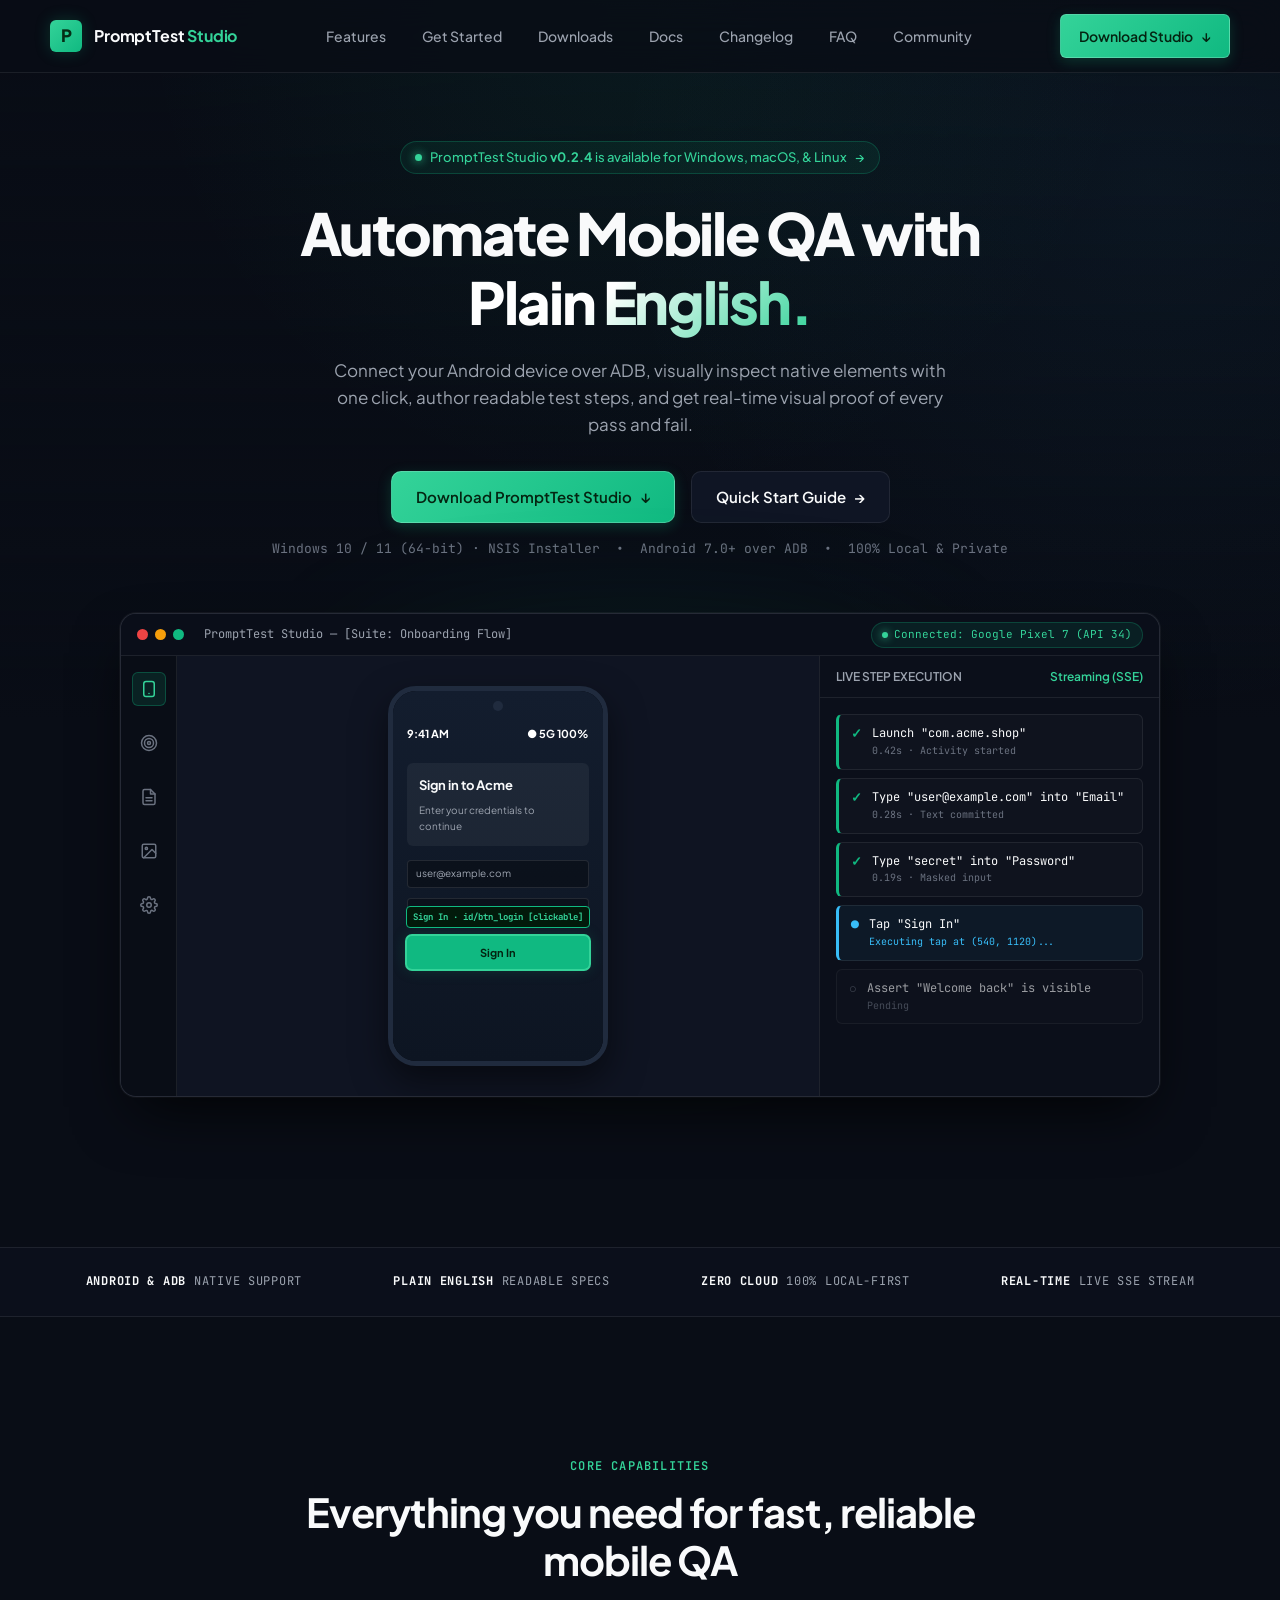
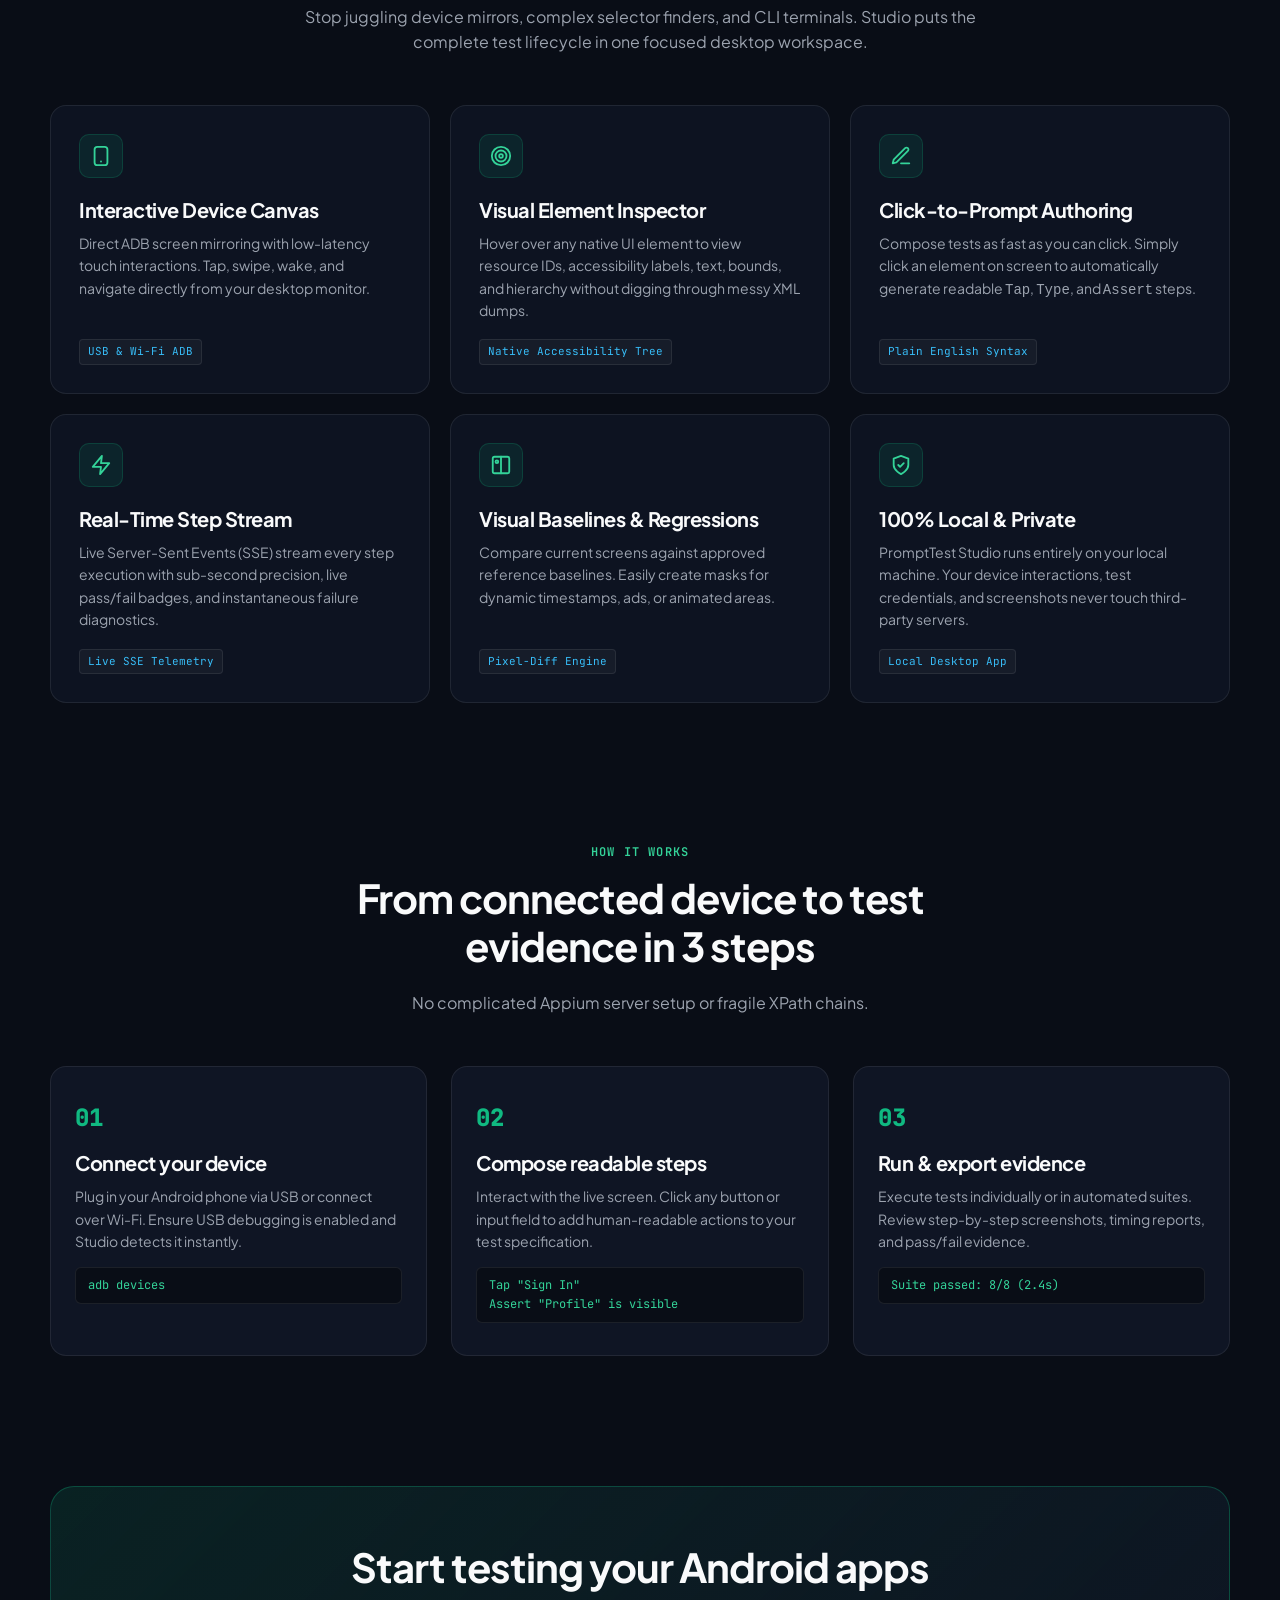
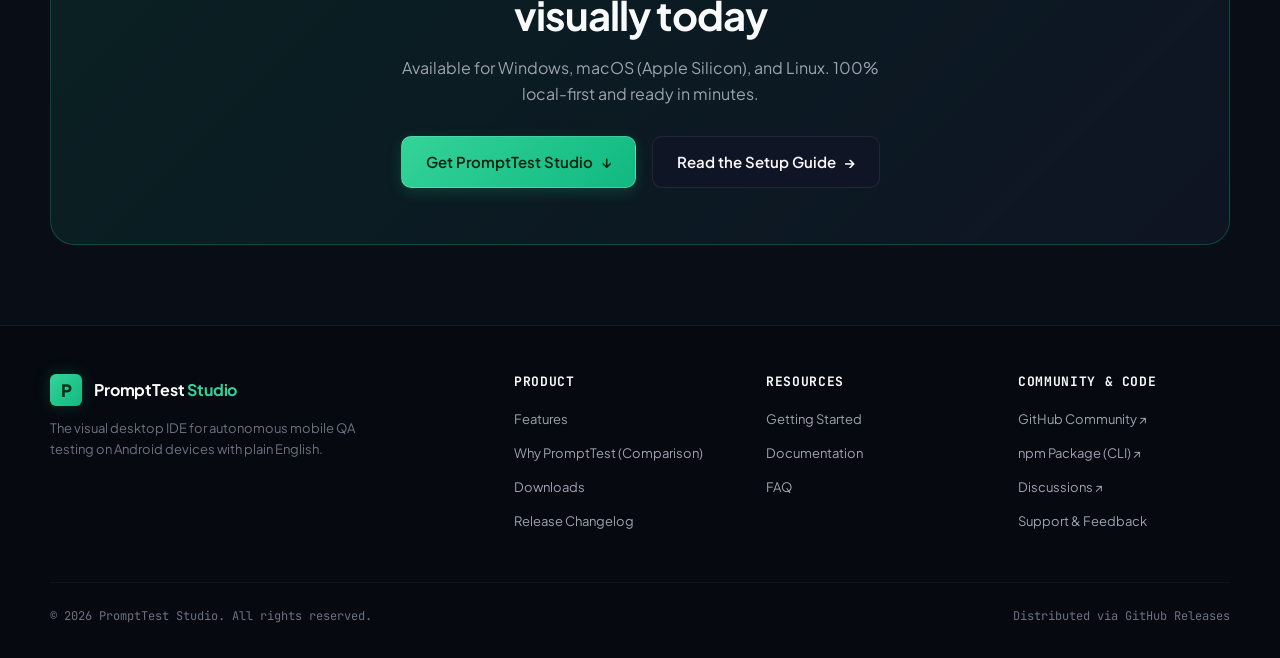
<file: index.html>
<!doctype html>
<html lang="en">
  <head>
    <meta charset="UTF-8" />
    <meta name="viewport" content="width=device-width, initial-scale=1" />
    <meta name="description" content="PromptTest Studio is the visual desktop IDE for autonomous Android & iOS mobile QA with plain English. Zero-setup alternative to Appium & Detox." />
    <meta name="keywords" content="PromptTest, PromptTest Studio, PromptTest Mobile, mobile testing, mobile QA automation, Appium alternative, Detox alternative, Android testing, iOS testing, React Native testing, Flutter testing, visual regression testing, autonomous mobile crawler" />
    <meta name="author" content="ShriRam Singh" />
    <link rel="canonical" href="https://shriramsingh.github.io/prompttest-studio-site/" />
    <!-- Google Site Verification -->
    <meta name="google-site-verification" content="cshEFrV8dywV4AX9gK1TEHg34iQKuWF-KVJAyNYK7R0" />
    <meta property="og:title" content="PromptTest Studio | Autonomous Mobile QA & Visual Testing" />
    <meta property="og:description" content="Turn any Android or iOS device into an intuitive test workspace. Author tests in plain English, inspect native elements, and run autonomous crawls." />
    <meta property="og:type" content="website" />
    <meta property="og:url" content="https://shriramsingh.github.io/prompttest-studio-site/" />
    <meta name="twitter:card" content="summary_large_image" />
    <title>PromptTest Studio & Mobile | Visual Mobile QA & Autonomous Testing</title>
    <link rel="icon" type="image/svg+xml" href="assets/favicon.svg" />
    <link rel="stylesheet" href="styles/styles.css?v=2.2" />
    <script type="application/ld+json">
    {
      "@context": "https://schema.org",
      "@graph": [
        {
          "@type": "SoftwareApplication",
          "name": "PromptTest Studio",
          "operatingSystem": "Windows, macOS, Linux",
          "applicationCategory": "DeveloperApplication",
          "offers": {
            "@type": "Offer",
            "price": "0",
            "priceCurrency": "USD"
          },
          "description": "Visual Desktop IDE and autonomous mobile QA testing brain for Android & iOS with zero setup.",
          "softwareVersion": "0.1.0",
          "url": "https://shriramsingh.github.io/prompttest-studio-site/"
        },
        {
          "@type": "SoftwareApplication",
          "name": "PromptTest Mobile",
          "operatingSystem": "Android, iOS",
          "applicationCategory": "DeveloperApplication",
          "offers": {
            "@type": "Offer",
            "price": "0",
            "priceCurrency": "USD"
          },
          "description": "Ultra-fast, zero-code autonomous mobile QA & visual testing engine. Appium and Detox alternative for React Native, Flutter, and Native apps.",
          "softwareVersion": "1.5.3",
          "url": "https://www.npmjs.com/package/prompttest",
          "sameAs": [
            "https://www.npmjs.com/package/prompttest",
            "https://www.npmjs.com/package/prompttest-mobile"
          ]
        }
      ]
    }
    </script>
  </head>
  <body>
    <!-- Top Navigation Header -->
    <header class="header-wrap">
      <div class="shell nav">
        <a class="brand" href="index.html">
          <span class="brand-mark">P</span>
          <span>PromptTest <strong>Studio</strong></span>
        </a>
        <nav class="nav-links">
          <a href="features.html">Features</a>
          <a href="getting-started.html">Get Started</a>
          <a href="downloads.html">Downloads</a>
          <a href="studio.html">Docs</a>
          <a href="changelog.html">Changelog</a>
          <a href="faq.html">FAQ</a>
          <a href="contact.html">Community</a>
        </nav>
        <div class="nav-actions">
          <a class="btn btn-primary btn-download-primary" id="download-button" href="downloads.html">
            <span>Download Studio</span>
            <span>↓</span>
          </a>
          <button class="nav-toggle" aria-label="Toggle navigation menu" aria-expanded="false">
            <svg fill="none" stroke="currentColor" viewBox="0 0 24 24" stroke-width="2">
              <path stroke-linecap="round" stroke-linejoin="round" d="M4 6h16M4 12h16M4 18h16"/>
            </svg>
          </button>
        </div>
      </div>
    </header>

    <main>
      <!-- Hero Section -->
      <section class="hero shell">
        <a href="downloads.html" class="hero-pill">
          <span class="dot"></span>
          <span>PromptTest Studio <strong class="release-tag-text">v0.2.4</strong> is available for Windows, macOS, &amp; Linux</span>
          <span>→</span>
        </a>
        
        <h1>
          Automate Mobile QA with<br />
          <span class="gradient-text">Plain English.</span>
        </h1>
        
        <p class="hero-lede">
          Connect your Android device over ADB, visually inspect native elements with one click, 
          author readable test steps, and get real-time visual proof of every pass and fail.
        </p>

        <div class="hero-cta">
          <a class="btn btn-primary btn-lg" href="downloads.html">
            <span>Download PromptTest Studio</span>
            <span>↓</span>
          </a>
          <a class="btn btn-secondary btn-lg" href="getting-started.html">
            <span>Quick Start Guide</span>
            <span>→</span>
          </a>
        </div>

        <div class="hero-meta">
          <span id="download-note">Windows 10 / 11 (64-bit) · NSIS Installer</span>
          <span>•</span>
          <span>Android 7.0+ over ADB</span>
          <span>•</span>
          <span>100% Local &amp; Private</span>
        </div>

        <!-- Realistic Desktop IDE Mockup -->
        <div class="mockup-container">
          <div class="mockup-glow"></div>
          <div class="studio-window">
            <div class="window-titlebar">
              <div class="traffic-lights">
                <span></span><span></span><span></span>
              </div>
              <span class="window-title">PromptTest Studio — [Suite: Onboarding Flow]</span>
              <div class="device-badge">
                <span class="pulse"></span>
                <span>Connected: Google Pixel 7 (API 34)</span>
              </div>
            </div>

            <div class="window-body">
              <!-- Sidebar with Clean SVG Icons -->
              <aside class="mockup-sidebar">
                <div class="mockup-sidebar-icon active" title="Device Canvas">
                  <svg viewBox="0 0 24 24"><rect x="5" y="2" width="14" height="20" rx="3"/><path d="M12 18h.01"/></svg>
                </div>
                <div class="mockup-sidebar-icon" title="Element Inspector">
                  <svg viewBox="0 0 24 24"><circle cx="12" cy="12" r="10"/><circle cx="12" cy="12" r="6"/><circle cx="12" cy="12" r="2"/></svg>
                </div>
                <div class="mockup-sidebar-icon" title="Test Suites">
                  <svg viewBox="0 0 24 24"><path d="M14 2H6a2 2 0 0 0-2 2v16a2 2 0 0 0 2 2h12a2 2 0 0 0 2-2V8z"/><polyline points="14 2 14 8 20 8"/><line x1="16" y1="13" x2="8" y2="13"/><line x1="16" y1="17" x2="8" y2="17"/></svg>
                </div>
                <div class="mockup-sidebar-icon" title="Visual Baselines">
                  <svg viewBox="0 0 24 24"><rect x="3" y="3" width="18" height="18" rx="2"/><circle cx="8.5" cy="8.5" r="1.5"/><polyline points="21 15 16 10 5 21"/></svg>
                </div>
                <div class="mockup-sidebar-icon" title="Settings">
                  <svg viewBox="0 0 24 24"><circle cx="12" cy="12" r="3"/><path d="M19.4 15a1.65 1.65 0 0 0 .33 1.82l.06.06a2 2 0 0 1 0 2.83 2 2 0 0 1-2.83 0l-.06-.06a1.65 1.65 0 0 0-1.82-.33 1.65 1.65 0 0 0-1 1.51V21a2 2 0 0 1-2 2 2 2 0 0 1-2-2v-.09A1.65 1.65 0 0 0 9 19.4a1.65 1.65 0 0 0-1.82.33l-.06.06a2 2 0 0 1-2.83 0 2 2 0 0 1 0-2.83l.06-.06a1.65 1.65 0 0 0 .33-1.82 1.65 1.65 0 0 0-1.51-1H3a2 2 0 0 1-2-2 2 2 0 0 1 2-2h.09A1.65 1.65 0 0 0 4.6 9a1.65 1.65 0 0 0-.33-1.82l-.06-.06a2 2 0 0 1 0-2.83 2 2 0 0 1 2.83 0l.06.06a1.65 1.65 0 0 0 1.82.33H9a1.65 1.65 0 0 0 1-1.51V3a2 2 0 0 1 2-2 2 2 0 0 1 2 2v.09a1.65 1.65 0 0 0 1 1.51 1.65 1.65 0 0 0 1.82-.33l.06-.06a2 2 0 0 1 2.83 0 2 2 0 0 1 0 2.83l-.06.06a1.65 1.65 0 0 0-.33 1.82V9a1.65 1.65 0 0 0 1.51 1H21a2 2 0 0 1 2 2 2 2 0 0 1-2 2h-.09a1.65 1.65 0 0 0-1.51 1z"/></svg>
                </div>
              </aside>

              <!-- Device Mirror & Inspector -->
              <div class="mockup-canvas">
                <div class="canvas-device-frame">
                  <div class="device-camera"></div>
                  <div class="device-screen">
                    <div class="screen-app-bar">
                      <span>9:41 AM</span>
                      <span>● 5G 100%</span>
                    </div>
                    <div class="screen-card">
                      <div style="font-size: 13px; font-weight: 700; margin-bottom: 6px;">Sign in to Acme</div>
                      <div style="font-size: 10px; color: #9ca3af;">Enter your credentials to continue</div>
                    </div>
                    <div class="screen-input">user@example.com</div>
                    <div class="screen-input">••••••••••••</div>
                    <div class="inspected-target">
                      <div class="target-tooltip">Sign In · id/btn_login [clickable]</div>
                      Sign In
                    </div>
                  </div>
                </div>
              </div>

              <!-- Stream Execution & Plain-English Steps -->
              <div class="mockup-panel">
                <div class="panel-header">
                  <span>LIVE STEP EXECUTION</span>
                  <span style="color: var(--accent-light);">Streaming (SSE)</span>
                </div>
                <div class="panel-body">
                  <div class="stream-step pass">
                    <span class="step-icon">✓</span>
                    <div class="step-text">
                      <div>Launch "com.acme.shop"</div>
                      <span class="step-time">0.42s · Activity started</span>
                    </div>
                  </div>
                  <div class="stream-step pass">
                    <span class="step-icon">✓</span>
                    <div class="step-text">
                      <div>Type "user@example.com" into "Email"</div>
                      <span class="step-time">0.28s · Text committed</span>
                    </div>
                  </div>
                  <div class="stream-step pass">
                    <span class="step-icon">✓</span>
                    <div class="step-text">
                      <div>Type "secret" into "Password"</div>
                      <span class="step-time">0.19s · Masked input</span>
                    </div>
                  </div>
                  <div class="stream-step active">
                    <span class="step-icon">●</span>
                    <div class="step-text">
                      <div>Tap "Sign In"</div>
                      <span class="step-time" style="color: var(--accent-cyan);">Executing tap at (540, 1120)...</span>
                    </div>
                  </div>
                  <div class="stream-step" style="opacity: 0.6;">
                    <span class="step-icon" style="color: var(--text-dim);">○</span>
                    <div class="step-text">
                      <div>Assert "Welcome back" is visible</div>
                      <span class="step-time">Pending</span>
                    </div>
                  </div>
                </div>
              </div>
            </div>
          </div>
        </div>
      </section>

      <!-- Proof / Trust Strip -->
      <section class="proof-strip">
        <div class="shell">
          <span><strong>ANDROID &amp; ADB</strong> Native Support</span>
          <span><strong>PLAIN ENGLISH</strong> Readable Specs</span>
          <span><strong>ZERO CLOUD</strong> 100% Local-First</span>
          <span><strong>REAL-TIME</strong> Live SSE Stream</span>
        </div>
      </section>

      <!-- Core Features Bento Grid with Crisp Vector Icons -->
      <section class="section shell" id="features">
        <div class="section-head">
          <span class="eyebrow">Core Capabilities</span>
          <h2>Everything you need for fast, reliable mobile QA</h2>
          <p>Stop juggling device mirrors, complex selector finders, and CLI terminals. Studio puts the complete test lifecycle in one focused desktop workspace.</p>
        </div>

        <div class="bento-grid">
          <div class="bento-card">
            <div class="bento-icon">
              <svg viewBox="0 0 24 24"><rect x="5" y="2" width="14" height="20" rx="3"/><path d="M12 18h.01"/></svg>
            </div>
            <h3>Interactive Device Canvas</h3>
            <p>Direct ADB screen mirroring with low-latency touch interactions. Tap, swipe, wake, and navigate directly from your desktop monitor.</p>
            <span class="bento-pill">USB &amp; Wi-Fi ADB</span>
          </div>

          <div class="bento-card">
            <div class="bento-icon">
              <svg viewBox="0 0 24 24"><circle cx="12" cy="12" r="10"/><circle cx="12" cy="12" r="6"/><circle cx="12" cy="12" r="2"/></svg>
            </div>
            <h3>Visual Element Inspector</h3>
            <p>Hover over any native UI element to view resource IDs, accessibility labels, text, bounds, and hierarchy without digging through messy XML dumps.</p>
            <span class="bento-pill">Native Accessibility Tree</span>
          </div>

          <div class="bento-card">
            <div class="bento-icon">
              <svg viewBox="0 0 24 24"><path d="M12 20h9"/><path d="M16.5 3.5a2.121 2.121 0 0 1 3 3L7 19l-4 1 1-4L16.5 3.5z"/></svg>
            </div>
            <h3>Click-to-Prompt Authoring</h3>
            <p>Compose tests as fast as you can click. Simply click an element on screen to automatically generate readable <code>Tap</code>, <code>Type</code>, and <code>Assert</code> steps.</p>
            <span class="bento-pill">Plain English Syntax</span>
          </div>

          <div class="bento-card">
            <div class="bento-icon">
              <svg viewBox="0 0 24 24"><polygon points="13 2 3 14 12 14 11 22 21 10 12 10 13 2"/></svg>
            </div>
            <h3>Real-Time Step Stream</h3>
            <p>Live Server-Sent Events (SSE) stream every step execution with sub-second precision, live pass/fail badges, and instantaneous failure diagnostics.</p>
            <span class="bento-pill">Live SSE Telemetry</span>
          </div>

          <div class="bento-card">
            <div class="bento-icon">
              <svg viewBox="0 0 24 24"><rect x="3" y="3" width="18" height="18" rx="2"/><line x1="12" y1="3" x2="12" y2="21"/><circle cx="7.5" cy="8.5" r="1.5"/></svg>
            </div>
            <h3>Visual Baselines &amp; Regressions</h3>
            <p>Compare current screens against approved reference baselines. Easily create masks for dynamic timestamps, ads, or animated areas.</p>
            <span class="bento-pill">Pixel-Diff Engine</span>
          </div>

          <div class="bento-card">
            <div class="bento-icon">
              <svg viewBox="0 0 24 24"><path d="M12 22s8-4 8-10V5l-8-3-8 3v7c0 6 8 10 8 10z"/><path d="m9 12 2 2 4-4"/></svg>
            </div>
            <h3>100% Local &amp; Private</h3>
            <p>PromptTest Studio runs entirely on your local machine. Your device interactions, test credentials, and screenshots never touch third-party servers.</p>
            <span class="bento-pill">Local Desktop App</span>
          </div>
        </div>
      </section>

      <!-- Workflow Section -->
      <section class="section shell" id="workflow">
        <div class="section-head">
          <span class="eyebrow">How It Works</span>
          <h2>From connected device to test evidence in 3 steps</h2>
          <p>No complicated Appium server setup or fragile XPath chains.</p>
        </div>

        <div class="workflow-grid">
          <div class="step-card">
            <div class="step-number">01</div>
            <h3>Connect your device</h3>
            <p>Plug in your Android phone via USB or connect over Wi-Fi. Ensure USB debugging is enabled and Studio detects it instantly.</p>
            <code>adb devices</code>
          </div>

          <div class="step-card">
            <div class="step-number">02</div>
            <h3>Compose readable steps</h3>
            <p>Interact with the live screen. Click any button or input field to add human-readable actions to your test specification.</p>
            <code>Tap "Sign In"<br />Assert "Profile" is visible</code>
          </div>

          <div class="step-card">
            <div class="step-number">03</div>
            <h3>Run &amp; export evidence</h3>
            <p>Execute tests individually or in automated suites. Review step-by-step screenshots, timing reports, and pass/fail evidence.</p>
            <code>Suite passed: 8/8 (2.4s)</code>
          </div>
        </div>
      </section>

      <!-- CTA Banner -->
      <section class="shell">
        <div class="cta-banner">
          <h2>Start testing your Android apps visually today</h2>
          <p>Available for Windows, macOS (Apple Silicon), and Linux. 100% local-first and ready in minutes.</p>
          <div class="cta-actions">
            <a class="btn btn-primary btn-lg" href="downloads.html">
              <span>Get PromptTest Studio</span>
              <span>↓</span>
            </a>
            <a class="btn btn-secondary btn-lg" href="getting-started.html">
              <span>Read the Setup Guide</span>
              <span>→</span>
            </a>
          </div>
        </div>
      </section>
    </main>

    <!-- Footer -->
    <footer>
      <div class="shell">
        <div class="footer-grid">
          <div class="footer-brand">
            <a class="brand" href="index.html">
              <span class="brand-mark">P</span>
              <span>PromptTest <strong>Studio</strong></span>
            </a>
            <p>The visual desktop IDE for autonomous mobile QA testing on Android devices with plain English.</p>
          </div>
          <div class="footer-col">
            <h4>Product</h4>
            <ul>
              <li><a href="features.html">Features</a></li>
              <li><a href="vs-appium.html">Why PromptTest (Comparison)</a></li>
              <li><a href="downloads.html">Downloads</a></li>
              <li><a href="changelog.html">Release Changelog</a></li>
            </ul>
          </div>
          <div class="footer-col">
            <h4>Resources</h4>
            <ul>
              <li><a href="getting-started.html">Getting Started</a></li>
              <li><a href="studio.html">Documentation</a></li>
              <li><a href="faq.html">FAQ</a></li>
            </ul>
          </div>
          <div class="footer-col">
            <h4>Community &amp; Code</h4>
            <ul>
              <li><a href="https://github.com/shriramsingh/prompttest-community" target="_blank" rel="noreferrer">GitHub Community ↗</a></li>
              <li><a href="https://www.npmjs.com/package/prompttest" target="_blank" rel="noreferrer">npm Package (CLI) ↗</a></li>
              <li><a href="https://github.com/shriramsingh/prompttest-community/discussions" target="_blank" rel="noreferrer">Discussions ↗</a></li>
              <li><a href="contact.html">Support &amp; Feedback</a></li>
            </ul>
          </div>
        </div>
        <div class="footer-bottom">
          <span>&copy; 2026 PromptTest Studio. All rights reserved.</span>
          <span>Distributed via GitHub Releases</span>
        </div>
      </div>
    </footer>

    <!-- Scripts with Cache-Busting -->
    <script src="scripts/nav.js?v=2.2"></script>
    <script src="scripts/releases.js?v=2.2"></script>
  </body>
</html>
</file>
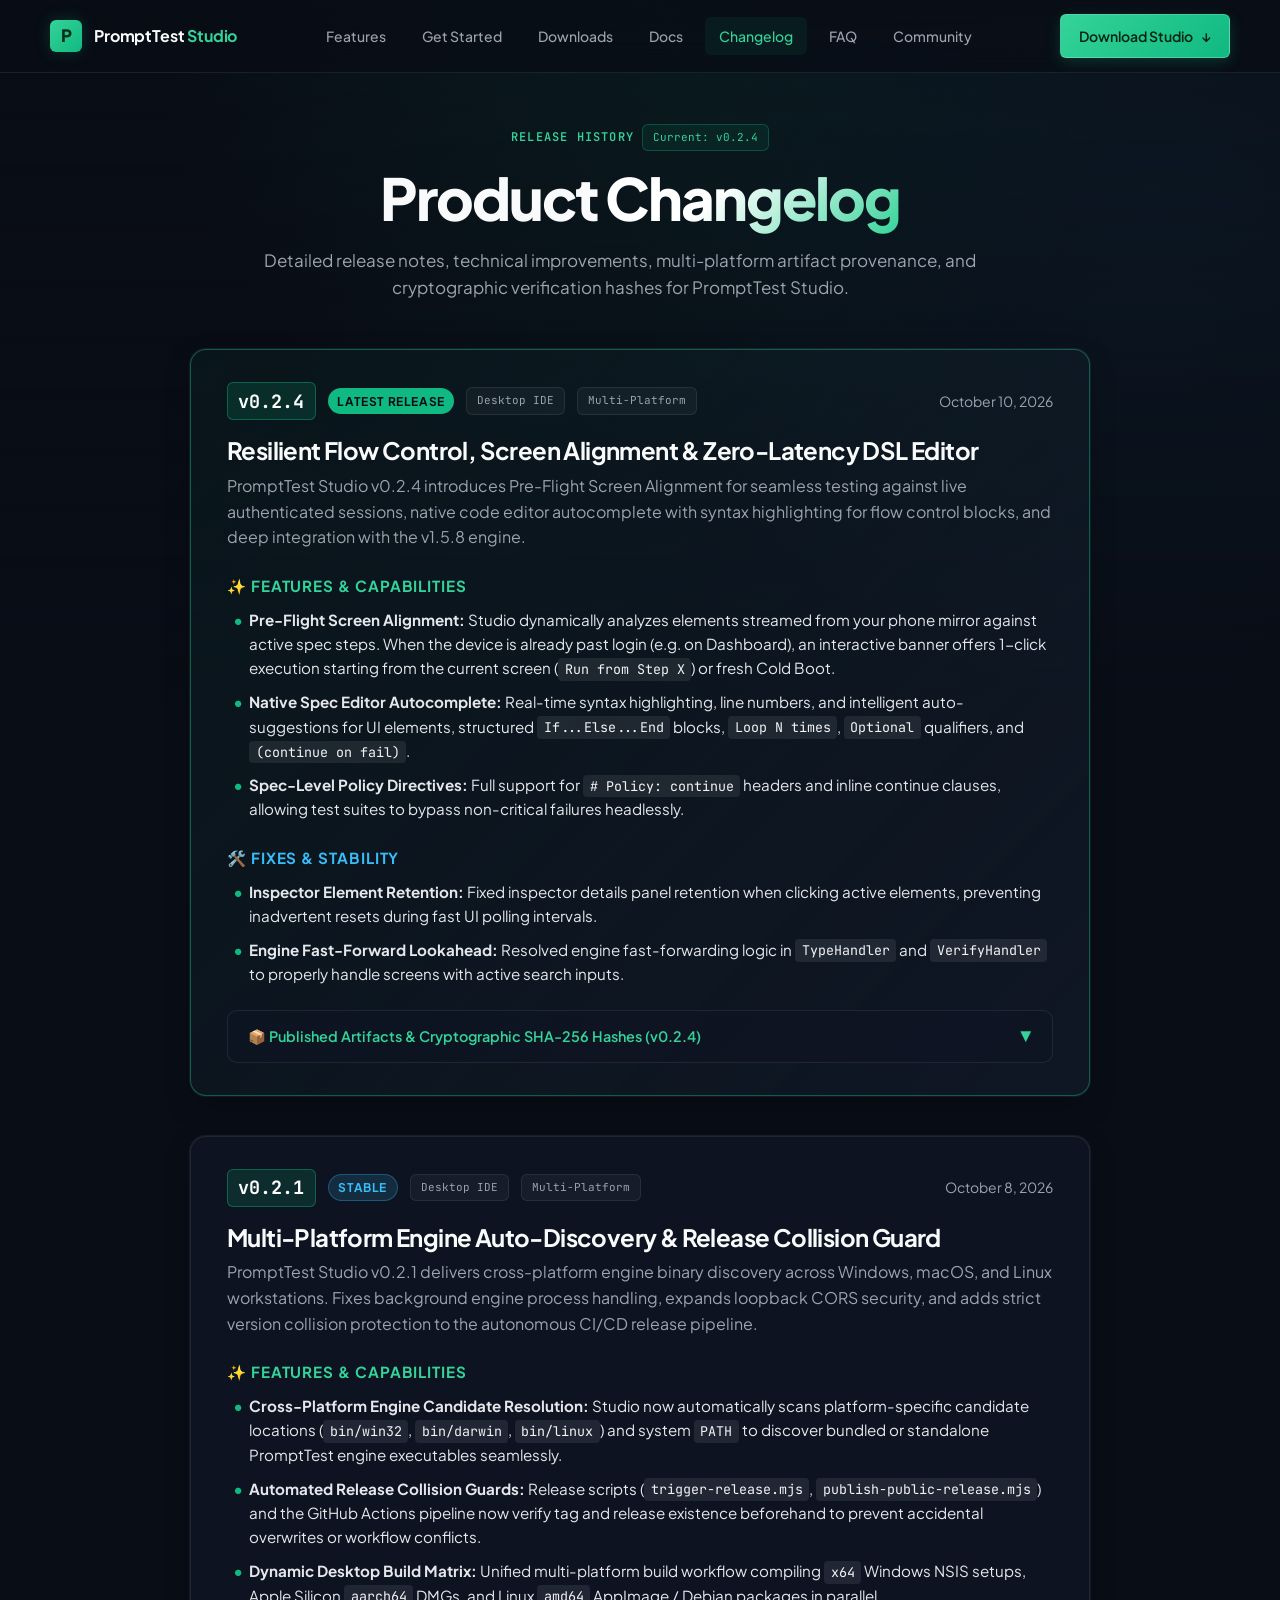
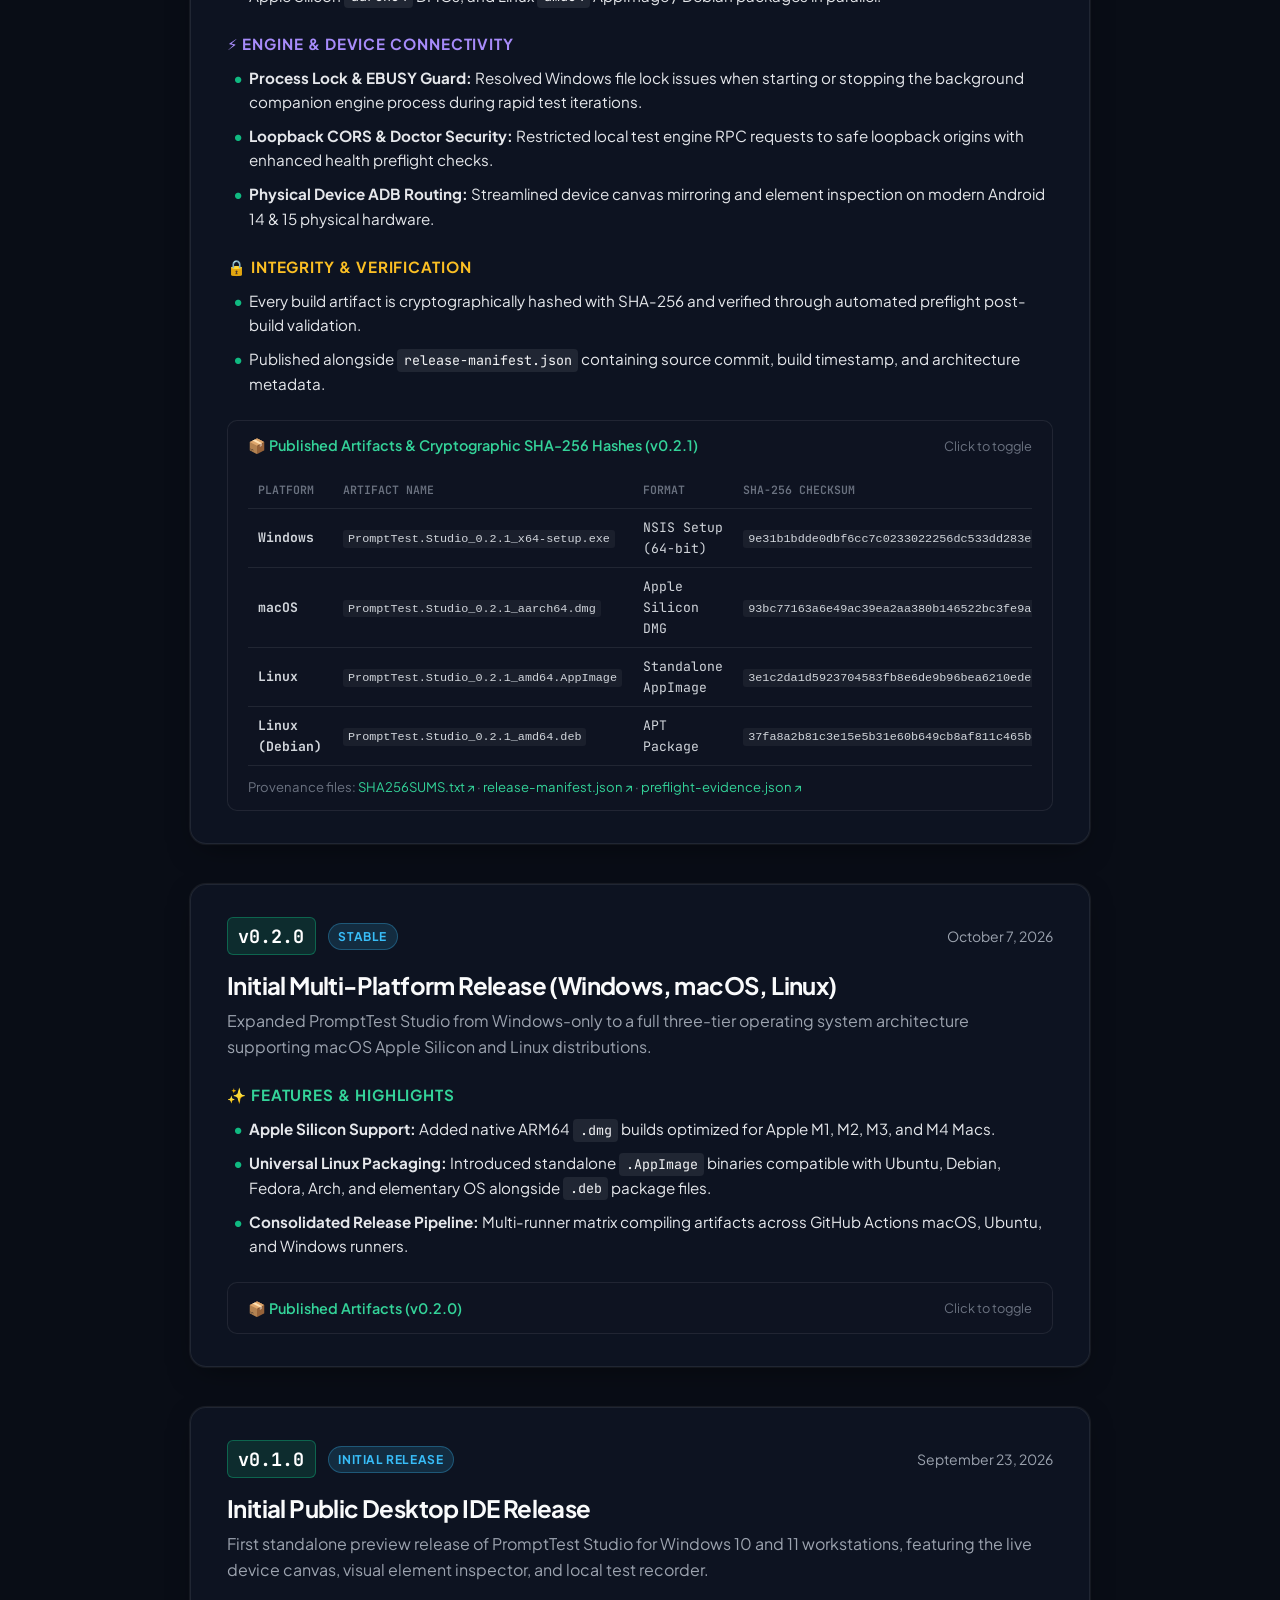
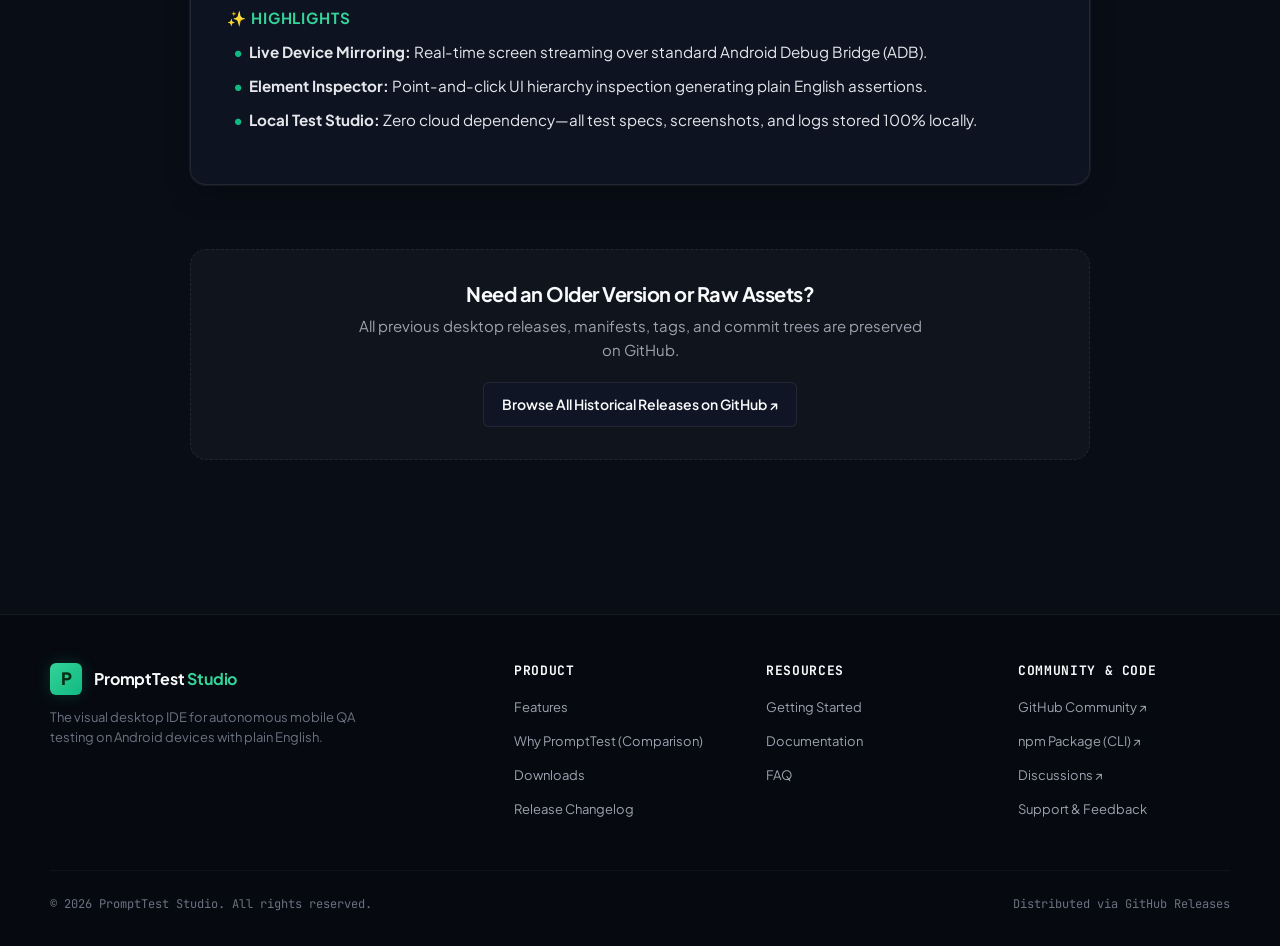
<file: changelog.html>
<!doctype html>
<html lang="en">
  <head>
    <meta charset="utf-8" />
    <meta name="viewport" content="width=device-width, initial-scale=1" />
    <meta name="description" content="PromptTest Studio release notes, version history, and changelog." />
    <title>Changelog &amp; Release Notes | PromptTest Studio</title>
    <link rel="icon" type="image/svg+xml" href="assets/favicon.svg" />
    <link rel="stylesheet" href="styles/styles.css?v=2.3" />
    <style>
      .changelog-feed {
        display: flex;
        flex-direction: column;
        gap: 2.5rem;
        max-width: 900px;
        margin: 2rem auto 4rem;
      }
      .release-entry {
        background: var(--bg-card);
        border: 1px solid var(--border);
        border-radius: var(--radius-lg);
        padding: 2rem 2.25rem;
        box-shadow: var(--shadow-card);
        position: relative;
        transition: border-color 0.2s ease, transform 0.2s ease;
      }
      .release-entry:hover {
        border-color: rgba(16, 185, 129, 0.3);
      }
      .release-entry.featured {
        border-color: rgba(16, 185, 129, 0.45);
        background: linear-gradient(135deg, rgba(16, 185, 129, 0.05) 0%, rgba(17, 24, 39, 0.85) 100%);
      }
      .release-badge-row {
        display: flex;
        flex-wrap: wrap;
        align-items: center;
        gap: 0.75rem;
        margin-bottom: 1rem;
      }
      .version-tag {
        font-family: var(--font-mono);
        font-size: 1.15rem;
        font-weight: 700;
        color: #fff;
        background: rgba(16, 185, 129, 0.15);
        border: 1px solid rgba(16, 185, 129, 0.4);
        padding: 0.2rem 0.65rem;
        border-radius: var(--radius-sm);
      }
      .status-pill {
        font-size: 0.75rem;
        text-transform: uppercase;
        font-weight: 700;
        letter-spacing: 0.05em;
        padding: 0.2rem 0.6rem;
        border-radius: 9999px;
      }
      .status-pill.latest {
        background: #10b981;
        color: #090d16;
      }
      .status-pill.stable {
        background: rgba(56, 189, 248, 0.15);
        color: #38bdf8;
        border: 1px solid rgba(56, 189, 248, 0.3);
      }
      .release-date {
        font-size: 0.875rem;
        color: var(--text-muted);
        margin-left: auto;
      }
      .release-title {
        font-size: 1.5rem;
        font-weight: 700;
        margin: 0 0 0.5rem;
        color: var(--text);
      }
      .release-summary {
        font-size: 1rem;
        color: var(--text-muted);
        margin-bottom: 1.5rem;
        line-height: 1.6;
      }
      .section-category {
        margin-top: 1.5rem;
        margin-bottom: 0.6rem;
        font-size: 0.95rem;
        font-weight: 700;
        text-transform: uppercase;
        letter-spacing: 0.06em;
        display: flex;
        align-items: center;
        gap: 0.5rem;
      }
      .section-category.feat { color: #34d399; }
      .section-category.fix { color: #38bdf8; }
      .section-category.sec { color: #fbbf24; }
      .section-category.engine { color: #a78bfa; }

      .change-list {
        list-style: none;
        padding: 0;
        margin: 0 0 1.25rem;
      }
      .change-list li {
        position: relative;
        padding-left: 1.4rem;
        margin-bottom: 0.6rem;
        font-size: 0.95rem;
        line-height: 1.6;
        color: #e5e7eb;
      }
      .change-list li::before {
        content: "•";
        position: absolute;
        left: 0.35rem;
        color: var(--accent);
        font-size: 1.2rem;
        line-height: 1.2;
      }
      .change-list li code {
        font-family: var(--font-mono);
        background: rgba(255, 255, 255, 0.08);
        padding: 0.15rem 0.4rem;
        border-radius: 4px;
        font-size: 0.88em;
        color: #f3f4f6;
      }

      .artifacts-drawer {
        margin-top: 1.5rem;
        border: 1px solid var(--border);
        background: rgba(15, 21, 36, 0.6);
        border-radius: var(--radius-md);
        padding: 0.85rem 1.25rem;
      }
      .artifacts-drawer summary {
        cursor: pointer;
        font-weight: 600;
        font-size: 0.9rem;
        color: var(--accent-light);
        user-select: none;
        display: flex;
        align-items: center;
        justify-content: space-between;
      }
      .artifacts-drawer summary:hover {
        color: #fff;
      }
      .artifacts-table-wrap {
        margin-top: 1rem;
        overflow-x: auto;
      }
      .artifacts-table {
        width: 100%;
        border-collapse: collapse;
        font-size: 0.82rem;
        font-family: var(--font-mono);
      }
      .artifacts-table th, .artifacts-table td {
        padding: 0.5rem 0.65rem;
        border-bottom: 1px solid var(--border);
        text-align: left;
      }
      .artifacts-table th {
        color: var(--text-dim);
        font-weight: 600;
        text-transform: uppercase;
        font-size: 0.72rem;
      }
      .artifacts-table td {
        color: #d1d5db;
      }
      .artifacts-table code {
        background: rgba(255, 255, 255, 0.05);
        padding: 0.1rem 0.3rem;
        border-radius: 3px;
        font-size: 0.9em;
      }
      .history-banner {
        text-align: center;
        background: rgba(255, 255, 255, 0.03);
        border: 1px dashed var(--border);
        border-radius: var(--radius-lg);
        padding: 2rem;
        margin-top: 1.5rem;
      }
    </style>
  </head>
  <body>
    <!-- Top Navigation Header -->
    <header class="header-wrap">
      <div class="shell nav">
        <a class="brand" href="index.html">
          <span class="brand-mark">P</span>
          <span>PromptTest <strong>Studio</strong></span>
        </a>
        <nav class="nav-links">
          <a href="features.html">Features</a>
          <a href="getting-started.html">Get Started</a>
          <a href="downloads.html">Downloads</a>
          <a href="studio.html">Docs</a>
          <a href="changelog.html" class="active">Changelog</a>
          <a href="faq.html">FAQ</a>
          <a href="contact.html">Community</a>
        </nav>
        <div class="nav-actions">
          <a class="btn btn-primary btn-download-primary" href="downloads.html">
            <span>Download Studio</span>
            <span>↓</span>
          </a>
          <button class="nav-toggle" aria-label="Toggle navigation menu" aria-expanded="false">
            <svg width="20" height="20" viewBox="0 0 24 24" fill="none" stroke="currentColor" stroke-width="2">
              <path stroke-linecap="round" stroke-linejoin="round" d="M4 6h16M4 12h16M4 18h16"/>
            </svg>
          </button>
        </div>
      </div>
    </header>

    <!-- Main Content -->
    <main class="shell page-container">
      <div class="page-header" style="text-align: center; max-width: 760px; margin: 0 auto 3rem;">
        <div style="display: inline-flex; align-items: center; gap: 8px; margin-bottom: 12px;">
          <span class="eyebrow" style="margin: 0;">Release History</span>
          <span class="meta-tag highlight">Current: v0.2.4</span>
        </div>
        <h1>Product <span class="gradient-text">Changelog</span></h1>
        <p class="lede">
          Detailed release notes, technical improvements, multi-platform artifact provenance, and cryptographic verification hashes for PromptTest Studio.
        </p>
      </div>

      <div class="changelog-feed">

        <!-- v0.2.4 Release Entry -->
        <article class="release-entry featured" id="v0.2.4">
          <div class="release-badge-row">
            <span class="version-tag">v0.2.4</span>
            <span class="status-pill latest">Latest Release</span>
            <span class="meta-tag">Desktop IDE</span>
            <span class="meta-tag">Multi-Platform</span>
            <span class="release-date">October 10, 2026</span>
          </div>

          <h2 class="release-title">Resilient Flow Control, Screen Alignment &amp; Zero-Latency DSL Editor</h2>
          <p class="release-summary">
            PromptTest Studio v0.2.4 introduces Pre-Flight Screen Alignment for seamless testing against live authenticated sessions, native code editor autocomplete with syntax highlighting for flow control blocks, and deep integration with the v1.5.8 engine.
          </p>

          <div class="section-category feat">✨ Features &amp; Capabilities</div>
          <ul class="change-list">
            <li><strong>Pre-Flight Screen Alignment:</strong> Studio dynamically analyzes elements streamed from your phone mirror against active spec steps. When the device is already past login (e.g. on Dashboard), an interactive banner offers 1-click execution starting from the current screen (<code>Run from Step X</code>) or fresh Cold Boot.</li>
            <li><strong>Native Spec Editor Autocomplete:</strong> Real-time syntax highlighting, line numbers, and intelligent auto-suggestions for UI elements, structured <code>If...Else...End</code> blocks, <code>Loop N times</code>, <code>Optional</code> qualifiers, and <code>(continue on fail)</code>.</li>
            <li><strong>Spec-Level Policy Directives:</strong> Full support for <code># Policy: continue</code> headers and inline continue clauses, allowing test suites to bypass non-critical failures headlessly.</li>
          </ul>

          <div class="section-category fix">🛠️ Fixes &amp; Stability</div>
          <ul class="change-list">
            <li><strong>Inspector Element Retention:</strong> Fixed inspector details panel retention when clicking active elements, preventing inadvertent resets during fast UI polling intervals.</li>
            <li><strong>Engine Fast-Forward Lookahead:</strong> Resolved engine fast-forwarding logic in <code>TypeHandler</code> and <code>VerifyHandler</code> to properly handle screens with active search inputs.</li>
          </ul>

          <details class="artifacts-drawer">
            <summary>
              <span>📦 Published Artifacts &amp; Cryptographic SHA-256 Hashes (v0.2.4)</span>
              <span>▼</span>
            </summary>
            <div class="artifacts-table-wrap">
              <table class="artifacts-table">
                <thead>
                  <tr>
                    <th>Platform</th>
                    <th>Target Artifact</th>
                    <th>SHA-256 Verification Hash</th>
                  </tr>
                </thead>
                <tbody>
                  <tr>
                    <td>Windows (64-bit)</td>
                    <td><code>PromptTest.Studio_0.2.4_x64-setup.exe</code></td>
                    <td><code>9e31b1bdde0dbf6cc7c0233022256dc533dd283e90f5a0eb2f3756c288047096</code></td>
                  </tr>
                  <tr>
                    <td>macOS (ARM64)</td>
                    <td><code>PromptTest.Studio_0.2.4_aarch64.dmg</code></td>
                    <td><code>93bc77163a6e49ac39ea2aa380b146522bc3fe9af79a4a4fc51f7458c4435043</code></td>
                  </tr>
                  <tr>
                    <td>Linux (AppImage)</td>
                    <td><code>PromptTest.Studio_0.2.4_amd64.AppImage</code></td>
                    <td><code>3e1c2da1d5923704583fb8e6de9b96bea6210ede96516c4e005c0a17c5cd1308</code></td>
                  </tr>
                  <tr>
                    <td>Linux (Debian)</td>
                    <td><code>PromptTest.Studio_0.2.4_amd64.deb</code></td>
                    <td><code>37fa8a2b81c3e15e5b31e60b649cb8af811c465b46913c786566734143bc6029</code></td>
                  </tr>
                </tbody>
              </table>
            </div>
          </details>
        </article>

        <!-- v0.2.1 Release Entry -->
        <article class="release-entry" id="v0.2.1">
          <div class="release-badge-row">
            <span class="version-tag">v0.2.1</span>
            <span class="status-pill stable">Stable</span>
            <span class="meta-tag">Desktop IDE</span>
            <span class="meta-tag">Multi-Platform</span>
            <span class="release-date">October 8, 2026</span>
          </div>

          <h2 class="release-title">Multi-Platform Engine Auto-Discovery &amp; Release Collision Guard</h2>
          <p class="release-summary">
            PromptTest Studio v0.2.1 delivers cross-platform engine binary discovery across Windows, macOS, and Linux workstations. Fixes background engine process handling, expands loopback CORS security, and adds strict version collision protection to the autonomous CI/CD release pipeline.
          </p>

          <div class="section-category feat">✨ Features &amp; Capabilities</div>
          <ul class="change-list">
            <li><strong>Cross-Platform Engine Candidate Resolution:</strong> Studio now automatically scans platform-specific candidate locations (<code>bin/win32</code>, <code>bin/darwin</code>, <code>bin/linux</code>) and system <code>PATH</code> to discover bundled or standalone PromptTest engine executables seamlessly.</li>
            <li><strong>Automated Release Collision Guards:</strong> Release scripts (<code>trigger-release.mjs</code>, <code>publish-public-release.mjs</code>) and the GitHub Actions pipeline now verify tag and release existence beforehand to prevent accidental overwrites or workflow conflicts.</li>
            <li><strong>Dynamic Desktop Build Matrix:</strong> Unified multi-platform build workflow compiling <code>x64</code> Windows NSIS setups, Apple Silicon <code>aarch64</code> DMGs, and Linux <code>amd64</code> AppImage / Debian packages in parallel.</li>
          </ul>

          <div class="section-category engine">⚡ Engine &amp; Device Connectivity</div>
          <ul class="change-list">
            <li><strong>Process Lock &amp; EBUSY Guard:</strong> Resolved Windows file lock issues when starting or stopping the background companion engine process during rapid test iterations.</li>
            <li><strong>Loopback CORS &amp; Doctor Security:</strong> Restricted local test engine RPC requests to safe loopback origins with enhanced health preflight checks.</li>
            <li><strong>Physical Device ADB Routing:</strong> Streamlined device canvas mirroring and element inspection on modern Android 14 &amp; 15 physical hardware.</li>
          </ul>

          <div class="section-category sec">🔒 Integrity &amp; Verification</div>
          <ul class="change-list">
            <li>Every build artifact is cryptographically hashed with SHA-256 and verified through automated preflight post-build validation.</li>
            <li>Published alongside <code>release-manifest.json</code> containing source commit, build timestamp, and architecture metadata.</li>
          </ul>

          <!-- Collapsible Artifacts Table -->
          <details class="artifacts-drawer" open>
            <summary>
              <span>📦 Published Artifacts &amp; Cryptographic SHA-256 Hashes (v0.2.1)</span>
              <span style="font-size: 0.8rem; font-weight: normal; color: var(--text-dim);">Click to toggle</span>
            </summary>
            <div class="artifacts-table-wrap">
              <table class="artifacts-table">
                <thead>
                  <tr>
                    <th>Platform</th>
                    <th>Artifact Name</th>
                    <th>Format</th>
                    <th>SHA-256 Checksum</th>
                  </tr>
                </thead>
                <tbody>
                  <tr>
                    <td><strong>Windows</strong></td>
                    <td><code>PromptTest.Studio_0.2.1_x64-setup.exe</code></td>
                    <td>NSIS Setup (64-bit)</td>
                    <td><code>9e31b1bdde0dbf6cc7c0233022256dc533dd283e90f5a0eb2f3756c288047096</code></td>
                  </tr>
                  <tr>
                    <td><strong>macOS</strong></td>
                    <td><code>PromptTest.Studio_0.2.1_aarch64.dmg</code></td>
                    <td>Apple Silicon DMG</td>
                    <td><code>93bc77163a6e49ac39ea2aa380b146522bc3fe9af79a4a4fc51f7458c4435043</code></td>
                  </tr>
                  <tr>
                    <td><strong>Linux</strong></td>
                    <td><code>PromptTest.Studio_0.2.1_amd64.AppImage</code></td>
                    <td>Standalone AppImage</td>
                    <td><code>3e1c2da1d5923704583fb8e6de9b96bea6210ede96516c4e005c0a17c5cd1308</code></td>
                  </tr>
                  <tr>
                    <td><strong>Linux (Debian)</strong></td>
                    <td><code>PromptTest.Studio_0.2.1_amd64.deb</code></td>
                    <td>APT Package</td>
                    <td><code>37fa8a2b81c3e15e5b31e60b649cb8af811c465b46913c786566734143bc6029</code></td>
                  </tr>
                </tbody>
              </table>
            </div>
            <p style="margin-top: 10px; margin-bottom: 0; font-size: 0.82rem; color: var(--text-dim);">
              Provenance files: 
              <a href="https://github.com/shriramsingh/prompttest-studio-site/releases/download/v0.2.1/SHA256SUMS.txt" target="_blank" rel="noreferrer">SHA256SUMS.txt ↗</a> · 
              <a href="https://github.com/shriramsingh/prompttest-studio-site/releases/download/v0.2.1/release-manifest.json" target="_blank" rel="noreferrer">release-manifest.json ↗</a> · 
              <a href="https://github.com/shriramsingh/prompttest-studio-site/releases/download/v0.2.1/preflight-evidence.json" target="_blank" rel="noreferrer">preflight-evidence.json ↗</a>
            </p>
          </details>
        </article>

        <!-- v0.2.0 Release Entry -->
        <article class="release-entry" id="v0.2.0">
          <div class="release-badge-row">
            <span class="version-tag">v0.2.0</span>
            <span class="status-pill stable">Stable</span>
            <span class="release-date">October 7, 2026</span>
          </div>

          <h2 class="release-title">Initial Multi-Platform Release (Windows, macOS, Linux)</h2>
          <p class="release-summary">
            Expanded PromptTest Studio from Windows-only to a full three-tier operating system architecture supporting macOS Apple Silicon and Linux distributions.
          </p>

          <div class="section-category feat">✨ Features &amp; Highlights</div>
          <ul class="change-list">
            <li><strong>Apple Silicon Support:</strong> Added native ARM64 <code>.dmg</code> builds optimized for Apple M1, M2, M3, and M4 Macs.</li>
            <li><strong>Universal Linux Packaging:</strong> Introduced standalone <code>.AppImage</code> binaries compatible with Ubuntu, Debian, Fedora, Arch, and elementary OS alongside <code>.deb</code> package files.</li>
            <li><strong>Consolidated Release Pipeline:</strong> Multi-runner matrix compiling artifacts across GitHub Actions macOS, Ubuntu, and Windows runners.</li>
          </ul>

          <details class="artifacts-drawer">
            <summary>
              <span>📦 Published Artifacts (v0.2.0)</span>
              <span style="font-size: 0.8rem; font-weight: normal; color: var(--text-dim);">Click to toggle</span>
            </summary>
            <div class="artifacts-table-wrap">
              <table class="artifacts-table">
                <thead>
                  <tr>
                    <th>Platform</th>
                    <th>Artifact Name</th>
                    <th>SHA-256 Checksum</th>
                  </tr>
                </thead>
                <tbody>
                  <tr>
                    <td>Windows</td>
                    <td><code>PromptTest.Studio_0.2.0_x64-setup.exe</code></td>
                    <td><code>61f968c179af17f0ae0aff1e9a2ef67018d5ad80c1aac134c18df59344d1a351</code></td>
                  </tr>
                  <tr>
                    <td>macOS</td>
                    <td><code>PromptTest.Studio_0.2.0_aarch64.dmg</code></td>
                    <td><code>05e94a53e00d979c350dbf97cbf932d96cc913d1daf891c5c580a24bcecdc869</code></td>
                  </tr>
                  <tr>
                    <td>Linux</td>
                    <td><code>PromptTest.Studio_0.2.0_amd64.AppImage</code></td>
                    <td><code>93ff640ef5f9c6dd44eba96ed128e20676b9a8bd619c78d7e12407ee7a018e38</code></td>
                  </tr>
                  <tr>
                    <td>Linux (Debian)</td>
                    <td><code>PromptTest.Studio_0.2.0_amd64.deb</code></td>
                    <td><code>af4e6166f12f0c33634eac3692e4c3da086303ac87eff378429eac34371a3c12</code></td>
                  </tr>
                </tbody>
              </table>
            </div>
          </details>
        </article>

        <!-- v0.1.0 Release Entry -->
        <article class="release-entry" id="v0.1.0">
          <div class="release-badge-row">
            <span class="version-tag">v0.1.0</span>
            <span class="status-pill stable">Initial Release</span>
            <span class="release-date">September 23, 2026</span>
          </div>

          <h2 class="release-title">Initial Public Desktop IDE Release</h2>
          <p class="release-summary">
            First standalone preview release of PromptTest Studio for Windows 10 and 11 workstations, featuring the live device canvas, visual element inspector, and local test recorder.
          </p>

          <div class="section-category feat">✨ Highlights</div>
          <ul class="change-list">
            <li><strong>Live Device Mirroring:</strong> Real-time screen streaming over standard Android Debug Bridge (ADB).</li>
            <li><strong>Element Inspector:</strong> Point-and-click UI hierarchy inspection generating plain English assertions.</li>
            <li><strong>Local Test Studio:</strong> Zero cloud dependency—all test specs, screenshots, and logs stored 100% locally.</li>
          </ul>
        </article>

        <!-- Historical Archive Banner -->
        <div class="history-banner">
          <h3 style="margin-bottom: 0.5rem;">Need an Older Version or Raw Assets?</h3>
          <p style="color: var(--text-muted); max-width: 580px; margin: 0 auto 1.25rem;">
            All previous desktop releases, manifests, tags, and commit trees are preserved on GitHub.
          </p>
          <a class="btn btn-secondary" href="https://github.com/shriramsingh/prompttest-studio-site/releases" target="_blank" rel="noreferrer">
            <span>Browse All Historical Releases on GitHub ↗</span>
          </a>
        </div>

      </div>
    </main>

    <!-- Footer -->
    <footer>
      <div class="shell">
        <div class="footer-grid">
          <div class="footer-brand">
            <a class="brand" href="index.html">
              <span class="brand-mark">P</span>
              <span>PromptTest <strong>Studio</strong></span>
            </a>
            <p>The visual desktop IDE for autonomous mobile QA testing on Android devices with plain English.</p>
          </div>
          <div class="footer-col">
            <h4>Product</h4>
            <ul>
              <li><a href="features.html">Features</a></li>
              <li><a href="vs-appium.html">Why PromptTest (Comparison)</a></li>
              <li><a href="downloads.html">Downloads</a></li>
              <li><a href="changelog.html">Release Changelog</a></li>
            </ul>
          </div>
          <div class="footer-col">
            <h4>Resources</h4>
            <ul>
              <li><a href="getting-started.html">Getting Started</a></li>
              <li><a href="studio.html">Documentation</a></li>
              <li><a href="faq.html">FAQ</a></li>
            </ul>
          </div>
          <div class="footer-col">
            <h4>Community &amp; Code</h4>
            <ul>
              <li><a href="https://github.com/shriramsingh/prompttest-community" target="_blank" rel="noreferrer">GitHub Community ↗</a></li>
              <li><a href="https://www.npmjs.com/package/prompttest" target="_blank" rel="noreferrer">npm Package (CLI) ↗</a></li>
              <li><a href="https://github.com/shriramsingh/prompttest-community/discussions" target="_blank" rel="noreferrer">Discussions ↗</a></li>
              <li><a href="contact.html">Support &amp; Feedback</a></li>
            </ul>
          </div>
        </div>
        <div class="footer-bottom">
          <span>&copy; 2026 PromptTest Studio. All rights reserved.</span>
          <span>Distributed via GitHub Releases</span>
        </div>
      </div>
    </footer>

    <!-- Scripts with Cache-Busting -->
    <script src="scripts/nav.js?v=2.3"></script>
  </body>
</html>
</file>
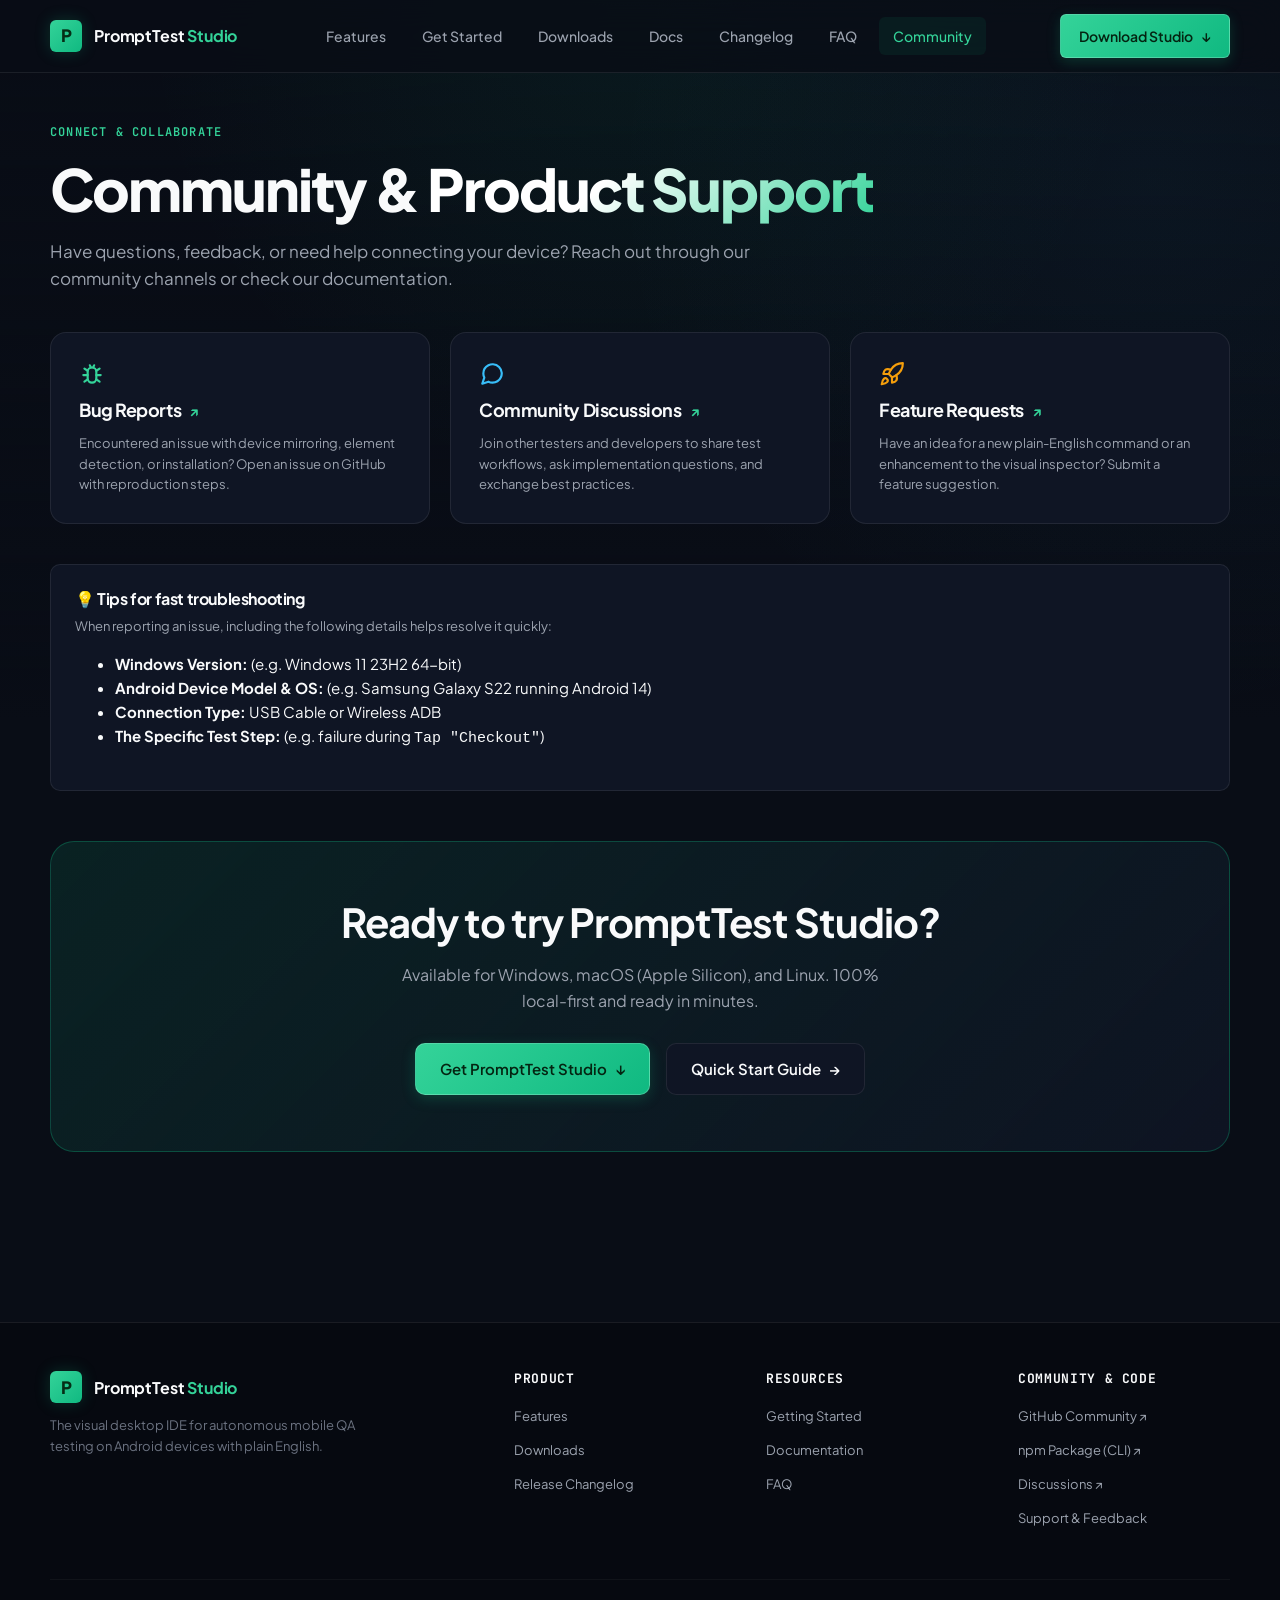
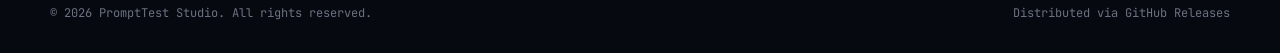
<file: contact.html>
<!doctype html>
<html lang="en">
  <head>
    <meta charset="utf-8" />
    <meta name="viewport" content="width=device-width, initial-scale=1" />
    <meta name="description" content="Get support, ask questions, or connect with the PromptTest Studio team and community." />
    <meta property="og:title" content="Community & Support | PromptTest Studio" />
    <title>Community & Support | PromptTest Studio</title>
    <link rel="icon" type="image/svg+xml" href="assets/favicon.svg" />
    <link rel="stylesheet" href="styles/styles.css?v=2.2" />
  </head>
  <body>
    <!-- Navigation Header -->
    <header class="header-wrap">
      <div class="shell nav">
        <a class="brand" href="index.html">
          <span class="brand-mark">P</span>
          <span>PromptTest <strong>Studio</strong></span>
        </a>
        <nav class="nav-links">
          <a href="features.html">Features</a>
          <a href="getting-started.html">Get Started</a>
          <a href="downloads.html">Downloads</a>
          <a href="studio.html">Docs</a>
          <a href="changelog.html">Changelog</a>
          <a href="faq.html">FAQ</a>
          <a href="contact.html">Community</a>
        </nav>
        <div class="nav-actions">
          <a class="btn btn-primary btn-download-primary" href="downloads.html">
            <span>Download Studio</span>
            <span>↓</span>
          </a>
          <button class="nav-toggle" aria-label="Toggle navigation menu" aria-expanded="false">
            <svg fill="none" stroke="currentColor" viewBox="0 0 24 24" stroke-width="2">
              <path stroke-linecap="round" stroke-linejoin="round" d="M4 6h16M4 12h16M4 18h16"/>
            </svg>
          </button>
        </div>
      </div>
    </header>

    <!-- Main Content -->
    <main class="shell page-container">
      <div class="page-header">
        <span class="eyebrow">Connect &amp; Collaborate</span>
        <h1>Community &amp; <span class="gradient-text">Product Support</span></h1>
        <p class="lede">Have questions, feedback, or need help connecting your device? Reach out through our community channels or check our documentation.</p>
      </div>

      <div class="contact-grid">
        <a href="https://github.com/shriramsingh/prompttest-community/issues/new" target="_blank" rel="noreferrer" class="contact-card">
          <div class="card-icon" style="color: var(--accent-light);">
            <svg viewBox="0 0 24 24"><rect x="8" y="6" width="8" height="14" rx="4"/><path d="M19 7l-3 2"/><path d="M5 7l3 2"/><path d="M19 19l-3-2"/><path d="M5 19l3-2"/><path d="M20 13h-4"/><path d="M4 13h4"/><path d="M10 4l1 2"/><path d="M14 4l-1 2"/></svg>
          </div>
          <h3>Bug Reports <span>↗</span></h3>
          <p>Encountered an issue with device mirroring, element detection, or installation? Open an issue on GitHub with reproduction steps.</p>
        </a>

        <a href="https://github.com/shriramsingh/prompttest-community/discussions" target="_blank" rel="noreferrer" class="contact-card">
          <div class="card-icon" style="color: var(--accent-cyan);">
            <svg viewBox="0 0 24 24"><path d="M21 11.5a8.38 8.38 0 0 1-.9 3.8 8.5 8.5 0 0 1-7.6 4.7 8.38 8.38 0 0 1-3.8-.9L3 21l1.9-5.7a8.38 8.38 0 0 1-.9-3.8 8.5 8.5 0 0 1 4.7-7.6 8.38 8.38 0 0 1 3.8-.9h.5a8.48 8.48 0 0 1 8 8v.5z"/></svg>
          </div>
          <h3>Community Discussions <span>↗</span></h3>
          <p>Join other testers and developers to share test workflows, ask implementation questions, and exchange best practices.</p>
        </a>

        <a href="https://github.com/shriramsingh/prompttest-community/issues/new" target="_blank" rel="noreferrer" class="contact-card">
          <div class="card-icon" style="color: #f59e0b;">
            <svg viewBox="0 0 24 24"><path d="M4.5 16.5c-1.5 1.26-2 5-2 5s3.74-.5 5-2c.71-.84.7-2.13-.09-2.91a2.18 2.18 0 0 0-2.91-.09z"/><path d="M12 15l-3-3a22 22 0 0 1 2-3.95A12.88 12.88 0 0 1 22 2c0 2.72-.78 7.5-6 11a22.35 22.35 0 0 1-4 2z"/><path d="M9 12H4s.55-3.03 2-4c1.62-1.08 5 0 5 0"/><path d="M12 15v5s3.03-.55 4-2c1.08-1.62 0-5 0-5"/></svg>
          </div>
          <h3>Feature Requests <span>↗</span></h3>
          <p>Have an idea for a new plain-English command or an enhancement to the visual inspector? Submit a feature suggestion.</p>
        </a>
      </div>

      <div class="verify-card" style="margin-top: 40px;">
        <h3>💡 Tips for fast troubleshooting</h3>
        <p>When reporting an issue, including the following details helps resolve it quickly:</p>
        <ul>
          <li><strong>Windows Version:</strong> (e.g. Windows 11 23H2 64-bit)</li>
          <li><strong>Android Device Model &amp; OS:</strong> (e.g. Samsung Galaxy S22 running Android 14)</li>
          <li><strong>Connection Type:</strong> USB Cable or Wireless ADB</li>
          <li><strong>The Specific Test Step:</strong> (e.g. failure during <code>Tap "Checkout"</code>)</li>
        </ul>
      </div>

      <!-- Bottom CTA Banner -->
      <div class="cta-banner" style="margin-top: 50px;">
        <h2>Ready to try PromptTest Studio?</h2>
        <p>Available for Windows, macOS (Apple Silicon), and Linux. 100% local-first and ready in minutes.</p>
        <div class="cta-actions">
          <a class="btn btn-primary btn-lg" href="downloads.html">
            <span>Get PromptTest Studio</span>
            <span>↓</span>
          </a>
          <a class="btn btn-secondary btn-lg" href="getting-started.html">
            <span>Quick Start Guide</span>
            <span>→</span>
          </a>
        </div>
      </div>
    </main>

    <!-- Footer -->
    <footer>
      <div class="shell">
        <div class="footer-grid">
          <div class="footer-brand">
            <a class="brand" href="index.html">
              <span class="brand-mark">P</span>
              <span>PromptTest <strong>Studio</strong></span>
            </a>
            <p>The visual desktop IDE for autonomous mobile QA testing on Android devices with plain English.</p>
          </div>
          <div class="footer-col">
            <h4>Product</h4>
            <ul>
              <li><a href="features.html">Features</a></li>
              <li><a href="downloads.html">Downloads</a></li>
              <li><a href="changelog.html">Release Changelog</a></li>
            </ul>
          </div>
          <div class="footer-col">
            <h4>Resources</h4>
            <ul>
              <li><a href="getting-started.html">Getting Started</a></li>
              <li><a href="studio.html">Documentation</a></li>
              <li><a href="faq.html">FAQ</a></li>
            </ul>
          </div>
          <div class="footer-col">
            <h4>Community &amp; Code</h4>
            <ul>
              <li><a href="https://github.com/shriramsingh/prompttest-community" target="_blank" rel="noreferrer">GitHub Community ↗</a></li>
              <li><a href="https://www.npmjs.com/package/prompttest" target="_blank" rel="noreferrer">npm Package (CLI) ↗</a></li>
              <li><a href="https://github.com/shriramsingh/prompttest-community/discussions" target="_blank" rel="noreferrer">Discussions ↗</a></li>
              <li><a href="contact.html">Support &amp; Feedback</a></li>
            </ul>
          </div>
        </div>
        <div class="footer-bottom">
          <span>&copy; 2026 PromptTest Studio. All rights reserved.</span>
          <span>Distributed via GitHub Releases</span>
        </div>
      </div>
    </footer>

    <!-- Scripts with Cache-Busting -->
    <script src="scripts/nav.js?v=2.2"></script>
    <script src="scripts/releases.js?v=2.2"></script>
  </body>
</html>
</file>
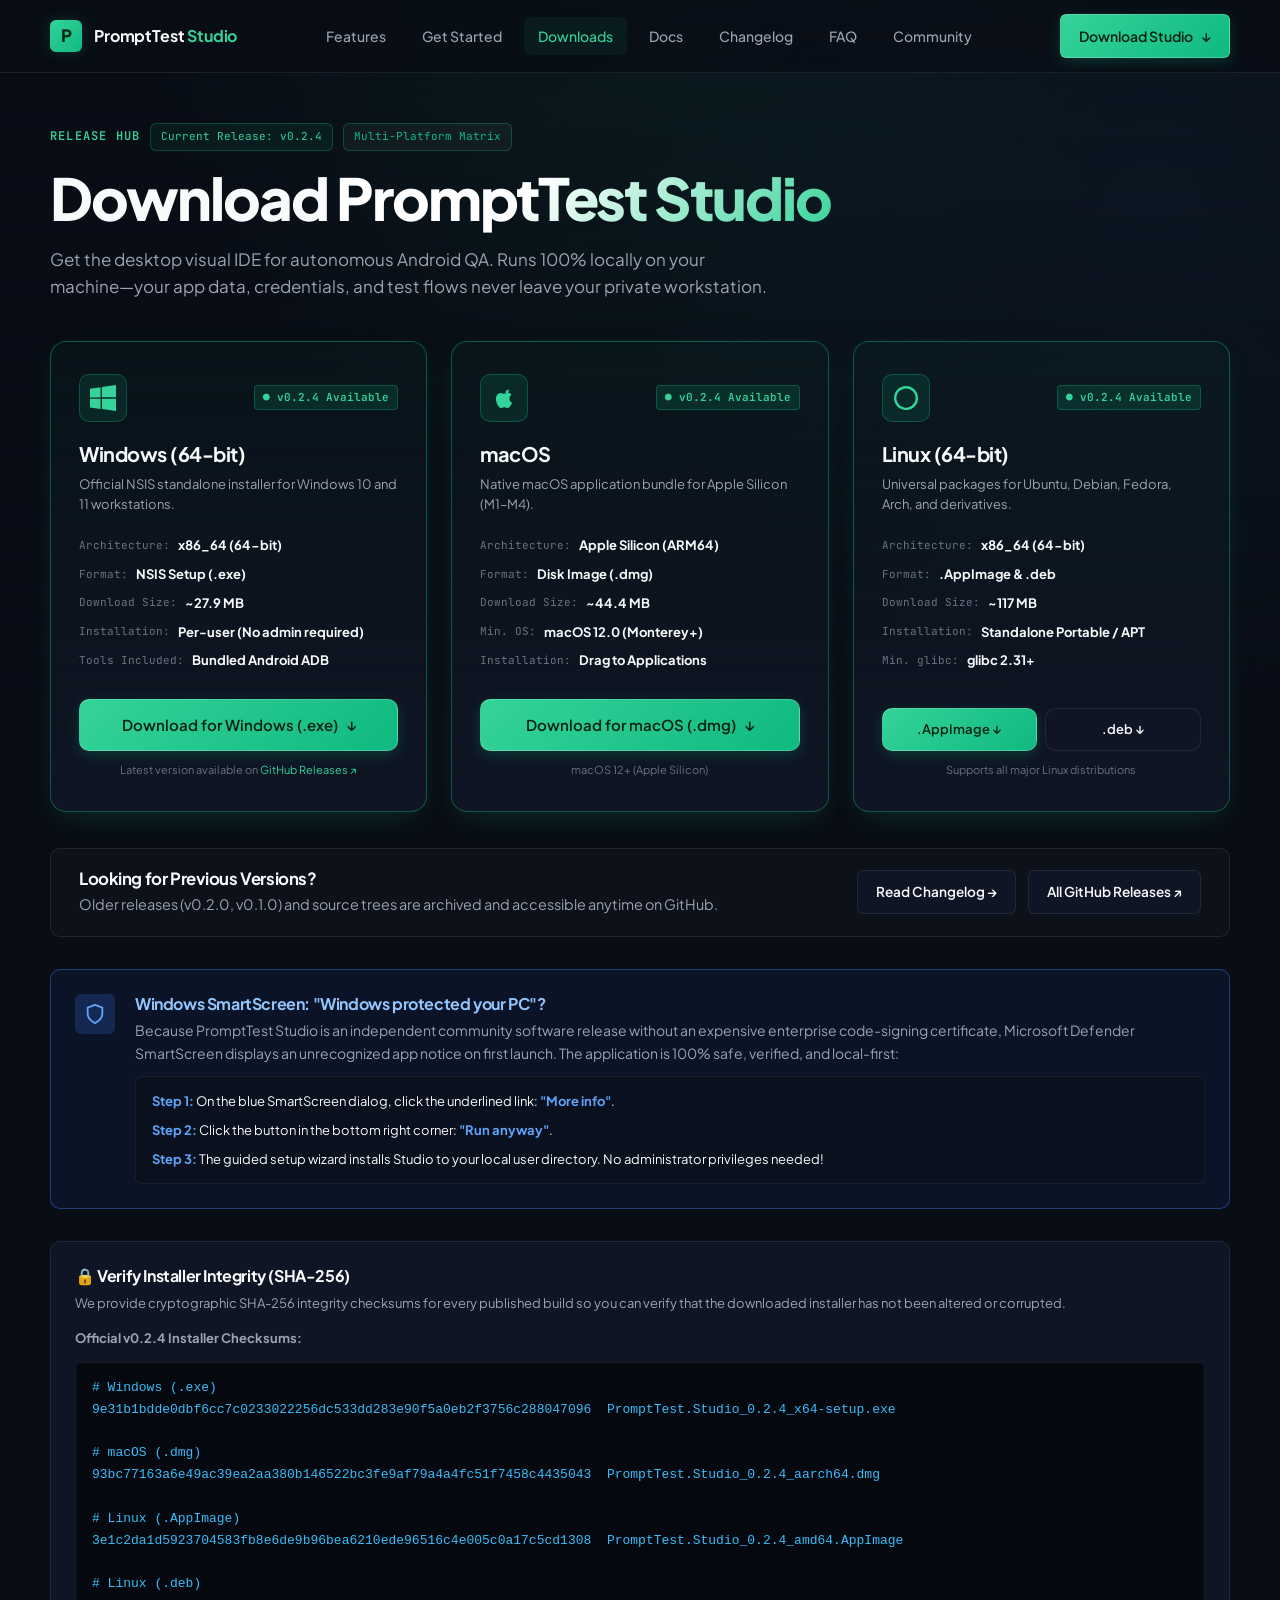
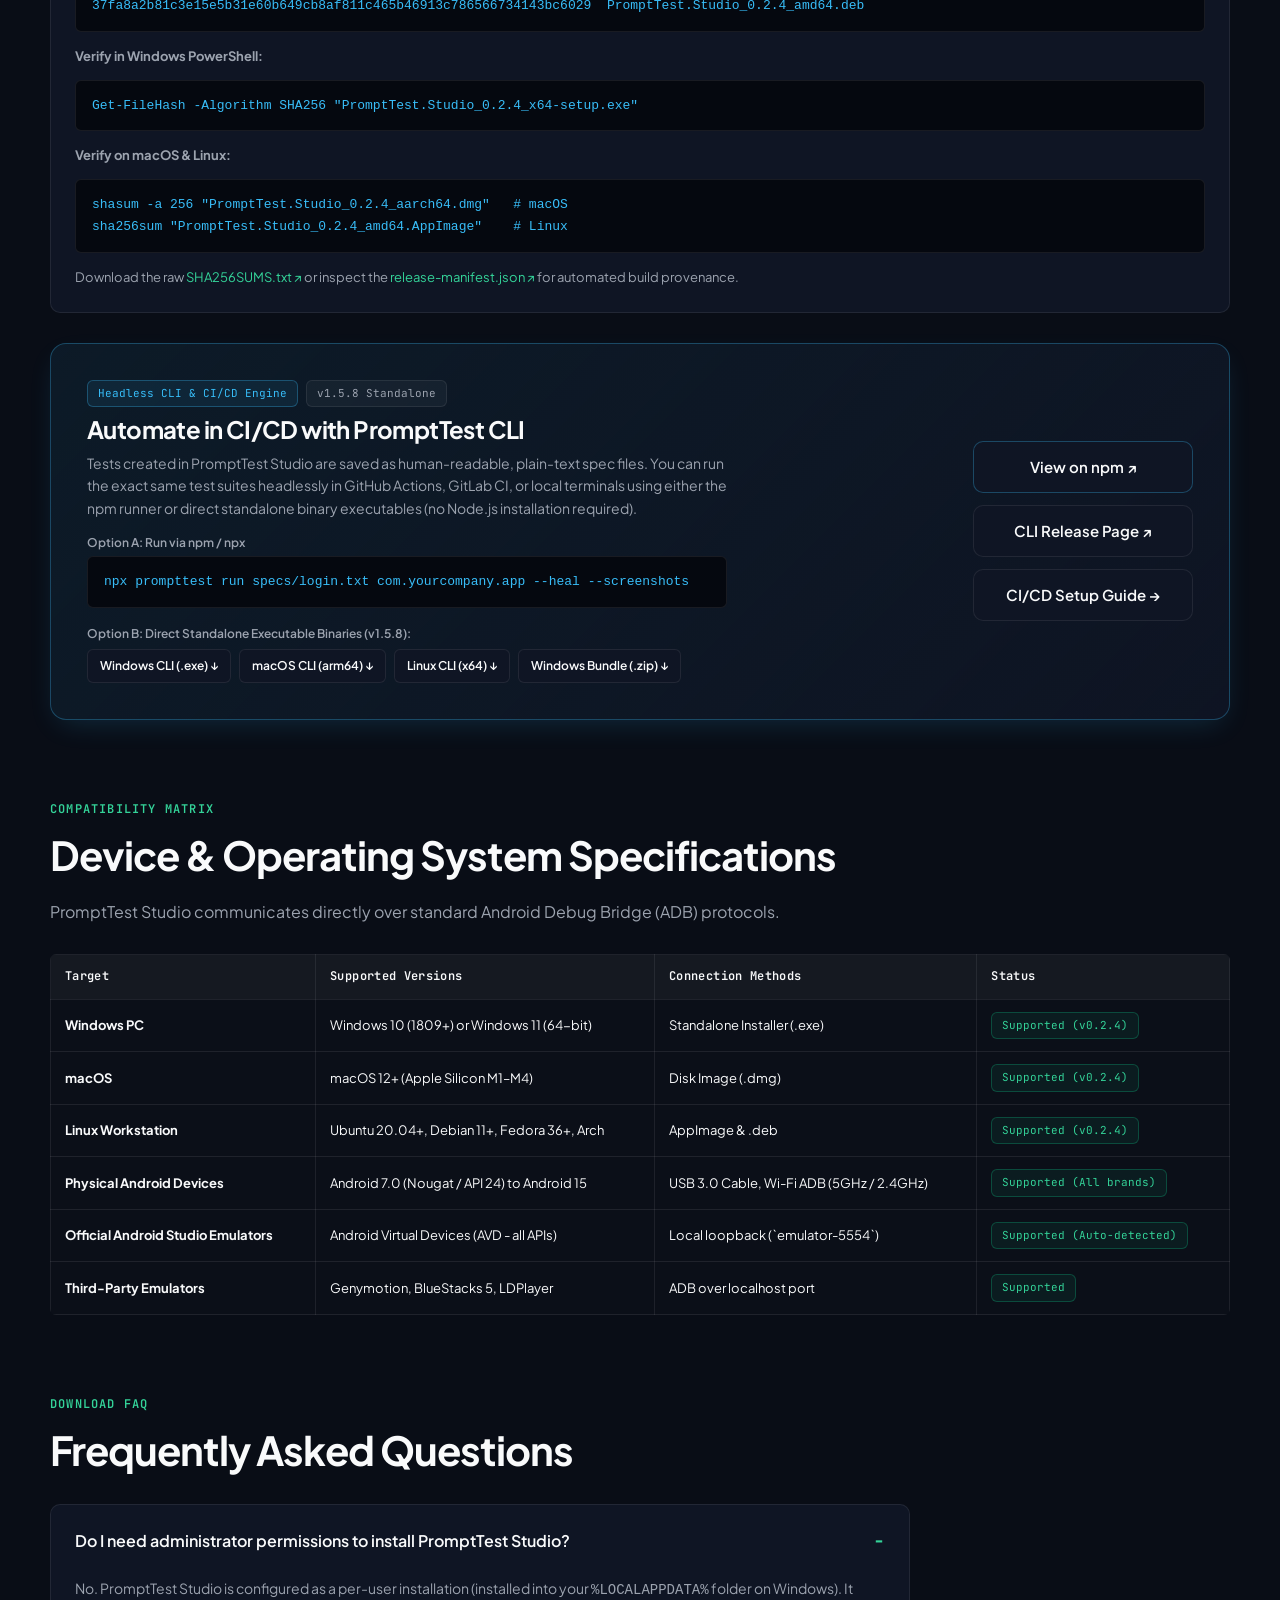
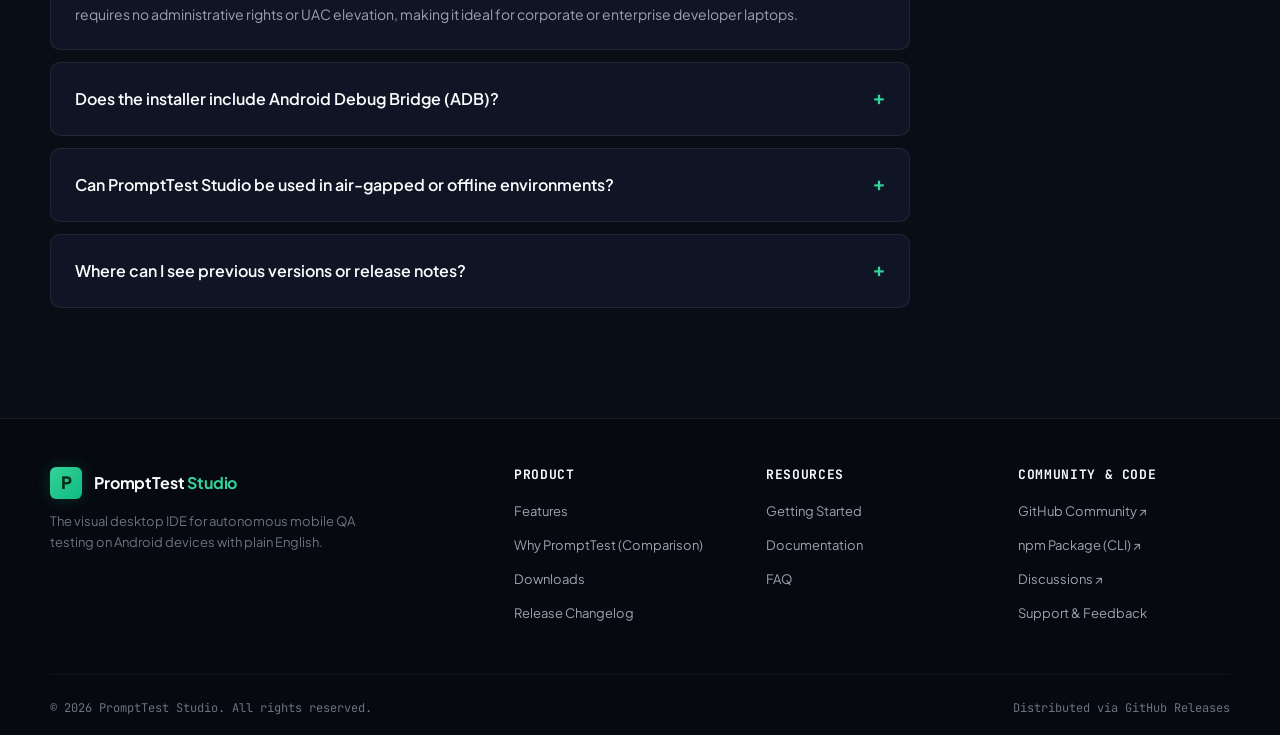
<file: downloads.html>
<!doctype html>
<html lang="en">
  <head>
    <meta charset="utf-8" />
    <meta name="viewport" content="width=device-width, initial-scale=1" />
    <meta name="description" content="Download PromptTest Studio for Windows, macOS, and Linux. Official desktop installers, system requirements, checksum verification, and standalone CLI engine downloads." />
    <meta name="keywords" content="Download PromptTest Studio, mobile QA desktop app, PromptTest installer, prompttest-mobile npm, Android testing software, macOS Apple Silicon dmg, Linux AppImage" />
    <link rel="canonical" href="https://shriramsingh.github.io/prompttest-studio-site/downloads.html" />
    <meta property="og:title" content="Download Center | PromptTest Studio &amp; Mobile" />
    <meta property="og:description" content="Download PromptTest Studio for Windows (64-bit), macOS (Apple Silicon), Linux, or get the standalone CLI engine." />
    <meta property="og:url" content="https://shriramsingh.github.io/prompttest-studio-site/downloads.html" />
    <title>Download Center | PromptTest Studio &amp; Mobile</title>
    <link rel="icon" type="image/svg+xml" href="assets/favicon.svg" />
    <link rel="stylesheet" href="styles/styles.css?v=2.3" />
  </head>
  <body>
    <!-- Top Navigation Header -->
    <header class="header-wrap">
      <div class="shell nav">
        <a class="brand" href="index.html">
          <span class="brand-mark">P</span>
          <span>PromptTest <strong>Studio</strong></span>
        </a>
        <nav class="nav-links">
          <a href="features.html">Features</a>
          <a href="getting-started.html">Get Started</a>
          <a href="downloads.html" class="active">Downloads</a>
          <a href="studio.html">Docs</a>
          <a href="changelog.html">Changelog</a>
          <a href="faq.html">FAQ</a>
          <a href="contact.html">Community</a>
        </nav>
        <div class="nav-actions">
          <a class="btn btn-primary btn-download-primary" href="https://github.com/shriramsingh/prompttest-studio-site/releases/latest">
            <span>Download Studio</span>
            <span>↓</span>
          </a>
          <button class="nav-toggle" aria-label="Toggle navigation menu" aria-expanded="false">
            <svg width="20" height="20" viewBox="0 0 24 24" fill="none" stroke="currentColor" stroke-width="2">
              <path stroke-linecap="round" stroke-linejoin="round" d="M4 6h16M4 12h16M4 18h16"/>
            </svg>
          </button>
        </div>
      </div>
    </header>

    <!-- Main Content -->
    <main class="shell page-container">
      <div class="page-header">
        <div style="display: flex; align-items: center; gap: 10px; margin-bottom: 12px;">
          <span class="eyebrow" style="margin: 0;">Release Hub</span>
          <span class="meta-tag highlight">Current Release: v0.2.4</span>
          <span class="meta-tag" style="color: var(--accent); border-color: rgba(16, 185, 129, 0.3);">Multi-Platform Matrix</span>
        </div>
        <h1>Download <span class="gradient-text">PromptTest Studio</span></h1>
        <p class="lede">
          Get the desktop visual IDE for autonomous Android QA. Runs 100% locally on your machine—your app data, credentials, and test flows never leave your private workstation.
        </p>
      </div>

      <!-- 3-Platform Cards Grid -->
      <div class="platform-grid">
        <!-- Windows (Active) -->
        <div class="platform-card active">
          <div class="platform-header">
            <div class="platform-icon">
              <!-- Windows SVG -->
              <svg width="26" height="26" viewBox="0 0 24 24" fill="currentColor">
                <path d="M0 3.449L9.75 2.1v9.451H0m10.949-9.602L24 0v11.4H10.949M0 12.6h9.75v9.451L0 20.699M10.949 12.6H24V24l-12.9-1.801"/>
              </svg>
            </div>
            <span class="platform-status-badge available">● v0.2.4 Available</span>
          </div>
          <h3>Windows (64-bit)</h3>
          <p class="platform-desc">Official NSIS standalone installer for Windows 10 and 11 workstations.</p>
          <ul class="platform-specs">
            <li><span>Architecture:</span> <strong>x86_64 (64-bit)</strong></li>
            <li><span>Format:</span> <strong>NSIS Setup (.exe)</strong></li>
            <li><span>Download Size:</span> <strong id="size-windows">~27.9 MB</strong></li>
            <li><span>Installation:</span> <strong>Per-user (No admin required)</strong></li>
            <li><span>Tools Included:</span> <strong>Bundled Android ADB</strong></li>
          </ul>
          <a class="btn btn-primary btn-lg" id="download-windows" href="https://github.com/shriramsingh/prompttest-studio-site/releases/download/v0.2.4/PromptTest.Studio_0.2.4_x64-setup.exe" style="width: 100%; margin-top: auto;">
            <span>Download for Windows (.exe)</span>
            <span>↓</span>
          </a>
          <p id="release-status" style="font-size: 11px; color: var(--text-dim); text-align: center; margin-top: 10px; margin-bottom: 0;">
            Checking latest release details…
          </p>
        </div>

        <!-- macOS (Active) -->
        <div class="platform-card active">
          <div class="platform-header">
            <div class="platform-icon">
              <!-- Apple SVG -->
              <svg width="24" height="24" viewBox="0 0 24 24" fill="currentColor">
                <path d="M18.71 19.5c-.83 1.24-1.71 2.45-3.05 2.47-1.34.03-1.77-.79-3.29-.79-1.53 0-2 .77-3.27.82-1.31.05-2.3-1.32-3.14-2.53C4.25 17 2.94 12.45 4.7 9.39c.87-1.52 2.43-2.48 4.12-2.51 1.28-.02 2.5.87 3.29.87.78 0 2.26-1.07 3.81-.91.65.03 2.47.26 3.64 1.98-.09.06-2.17 1.28-2.15 3.81.03 3.02 2.65 4.03 2.68 4.04-.03.07-.42 1.44-1.38 2.83M15.97 6.37c.62-.75 1.04-1.8 0.92-2.85-.9.04-2 .6-2.65 1.35-.58.66-1.09 1.73-.95 2.76 1.01.08 2.05-.51 2.68-1.26z"/>
              </svg>
            </div>
            <span class="platform-status-badge available">● v0.2.4 Available</span>
          </div>
          <h3>macOS</h3>
          <p class="platform-desc">Native macOS application bundle for Apple Silicon (M1–M4).</p>
          <ul class="platform-specs">
            <li><span>Architecture:</span> <strong>Apple Silicon (ARM64)</strong></li>
            <li><span>Format:</span> <strong>Disk Image (.dmg)</strong></li>
            <li><span>Download Size:</span> <strong id="size-macos">~44.4 MB</strong></li>
            <li><span>Min. OS:</span> <strong>macOS 12.0 (Monterey+)</strong></li>
            <li><span>Installation:</span> <strong>Drag to Applications</strong></li>
          </ul>
          <a class="btn btn-primary btn-lg" id="download-macos" href="https://github.com/shriramsingh/prompttest-studio-site/releases/download/v0.2.4/PromptTest.Studio_0.2.4_aarch64.dmg" style="width: 100%; margin-top: auto;">
            <span>Download for macOS (.dmg)</span>
            <span>↓</span>
          </a>
          <p style="font-size: 11px; color: var(--text-dim); text-align: center; margin-top: 10px; margin-bottom: 0;">
            macOS 12+ (Apple Silicon)
          </p>
        </div>

        <!-- Linux (Active) -->
        <div class="platform-card active">
          <div class="platform-header">
            <div class="platform-icon">
              <!-- Linux SVG -->
              <svg width="24" height="24" viewBox="0 0 24 24" fill="currentColor">
                <path d="M12.016 0C5.38 0 0 5.38 0 12.016c0 6.635 5.38 12.015 12.016 12.015 6.635 0 12.015-5.38 12.015-12.015C24.03 5.38 18.65 0 12.016 0zm0 2.403c5.31 0 9.613 4.303 9.613 9.613 0 5.31-4.303 9.612-9.613 9.612-5.31 0-9.613-4.303-9.613-9.612 0-5.31 4.303-9.613 9.613-9.613z"/>
              </svg>
            </div>
            <span class="platform-status-badge available">● v0.2.4 Available</span>
          </div>
          <h3>Linux (64-bit)</h3>
          <p class="platform-desc">Universal packages for Ubuntu, Debian, Fedora, Arch, and derivatives.</p>
          <ul class="platform-specs">
            <li><span>Architecture:</span> <strong>x86_64 (64-bit)</strong></li>
            <li><span>Format:</span> <strong>.AppImage &amp; .deb</strong></li>
            <li><span>Download Size:</span> <strong id="size-linux-appimage">~117 MB</strong></li>
            <li><span>Installation:</span> <strong>Standalone Portable / APT</strong></li>
            <li><span>Min. glibc:</span> <strong>glibc 2.31+</strong></li>
          </ul>
          <div style="display: flex; gap: 8px; width: 100%; margin-top: auto;">
            <a class="btn btn-primary btn-lg" id="download-linux-appimage" href="https://github.com/shriramsingh/prompttest-studio-site/releases/download/v0.2.4/PromptTest.Studio_0.2.4_amd64.AppImage" style="flex: 1; padding: 10px 8px; font-size: 13px; text-align: center;">
              <span>.AppImage ↓</span>
            </a>
            <a class="btn btn-secondary btn-lg" id="download-linux-deb" href="https://github.com/shriramsingh/prompttest-studio-site/releases/download/v0.2.4/PromptTest.Studio_0.2.4_amd64.deb" style="flex: 1; padding: 10px 8px; font-size: 13px; text-align: center;">
              <span>.deb ↓</span>
            </a>
          </div>
          <p style="font-size: 11px; color: var(--text-dim); text-align: center; margin-top: 10px; margin-bottom: 0;">
            Supports all major Linux distributions
          </p>
        </div>
      </div>

      <!-- Historical Archive Banner -->
      <div style="background: rgba(255, 255, 255, 0.02); border: 1px solid var(--border); border-radius: var(--radius-md); padding: 1.25rem 1.75rem; margin-top: 1.5rem; display: flex; flex-wrap: wrap; align-items: center; justify-content: space-between; gap: 1rem;">
        <div>
          <h4 style="margin: 0 0 0.25rem; font-size: 1.05rem;">Looking for Previous Versions?</h4>
          <p style="margin: 0; font-size: 0.9rem; color: var(--text-muted);">
            Older releases (v0.2.0, v0.1.0) and source trees are archived and accessible anytime on GitHub.
          </p>
        </div>
        <div style="display: flex; gap: 0.75rem;">
          <a class="btn btn-secondary" href="changelog.html" style="font-size: 0.85rem;">
            <span>Read Changelog →</span>
          </a>
          <a class="btn btn-secondary" href="https://github.com/shriramsingh/prompttest-studio-site/releases" target="_blank" rel="noreferrer" style="font-size: 0.85rem;">
            <span>All GitHub Releases ↗</span>
          </a>
        </div>
      </div>

      <!-- Windows SmartScreen Installation Guide -->
      <div class="smartscreen-notice" style="margin-top: 2rem;">
        <div class="smartscreen-icon">
          <svg width="24" height="24" viewBox="0 0 24 24" fill="none" stroke="currentColor" stroke-width="2" stroke-linecap="round" stroke-linejoin="round" style="width: 24px; height: 24px; min-width: 24px; max-width: 24px;"><path d="M12 22s8-4 8-10V5l-8-3-8 3v7c0 6 8 10 8 10z"/></svg>
        </div>
        <div class="smartscreen-content">
          <h3>Windows SmartScreen: "Windows protected your PC"?</h3>
          <p>
            Because PromptTest Studio is an independent community software release without an expensive enterprise code-signing certificate, Microsoft Defender SmartScreen displays an unrecognized app notice on first launch. The application is 100% safe, verified, and local-first:
          </p>
          <div class="smartscreen-steps">
            <div><strong>Step 1:</strong> On the blue SmartScreen dialog, click the underlined link: <strong>"More info"</strong>.</div>
            <div><strong>Step 2:</strong> Click the button in the bottom right corner: <strong>"Run anyway"</strong>.</div>
            <div><strong>Step 3:</strong> The guided setup wizard installs Studio to your local user directory. No administrator privileges needed!</div>
          </div>
        </div>
      </div>

      <!-- Verification Section -->
      <div class="verify-card">
        <h3>🔒 Verify Installer Integrity (SHA-256)</h3>
        <p>
          We provide cryptographic SHA-256 integrity checksums for every published build so you can verify that the downloaded installer has not been altered or corrupted.
        </p>
        
        <p style="margin-bottom: 6px;"><strong>Official v0.2.4 Installer Checksums:</strong></p>
        <pre class="code-box"><code># Windows (.exe)
9e31b1bdde0dbf6cc7c0233022256dc533dd283e90f5a0eb2f3756c288047096  PromptTest.Studio_0.2.4_x64-setup.exe

# macOS (.dmg)
93bc77163a6e49ac39ea2aa380b146522bc3fe9af79a4a4fc51f7458c4435043  PromptTest.Studio_0.2.4_aarch64.dmg

# Linux (.AppImage)
3e1c2da1d5923704583fb8e6de9b96bea6210ede96516c4e005c0a17c5cd1308  PromptTest.Studio_0.2.4_amd64.AppImage

# Linux (.deb)
37fa8a2b81c3e15e5b31e60b649cb8af811c465b46913c786566734143bc6029  PromptTest.Studio_0.2.4_amd64.deb</code></pre>

        <p style="margin-top: 14px; margin-bottom: 6px;"><strong>Verify in Windows PowerShell:</strong></p>
        <pre class="code-box"><code>Get-FileHash -Algorithm SHA256 "PromptTest.Studio_0.2.4_x64-setup.exe"</code></pre>

        <p style="margin-top: 14px; margin-bottom: 6px;"><strong>Verify on macOS &amp; Linux:</strong></p>
        <pre class="code-box"><code>shasum -a 256 "PromptTest.Studio_0.2.4_aarch64.dmg"   # macOS
sha256sum "PromptTest.Studio_0.2.4_amd64.AppImage"    # Linux</code></pre>

        <p style="margin-top: 14px; margin-bottom: 0;">
          Download the raw <a href="https://github.com/shriramsingh/prompttest-studio-site/releases/download/v0.2.4/SHA256SUMS.txt" target="_blank" rel="noreferrer">SHA256SUMS.txt ↗</a> or inspect the <a href="https://github.com/shriramsingh/prompttest-studio-site/releases/download/v0.2.4/release-manifest.json" target="_blank" rel="noreferrer">release-manifest.json ↗</a> for automated build provenance.
        </p>
      </div>

      <!-- Headless Automation & Standalone CLI Engine Section -->
      <section class="section" style="padding-top: 30px; padding-bottom: 20px;">
        <div class="download-hero-card" style="background: linear-gradient(135deg, rgba(56, 189, 248, 0.08) 0%, rgba(15, 21, 36, 0.95) 100%); border-color: rgba(56, 189, 248, 0.3); box-shadow: 0 10px 30px -10px rgba(56, 189, 248, 0.2);">
          <div class="download-hero-left" style="max-width: 640px;">
            <div style="display: flex; align-items: center; gap: 8px; margin-bottom: 8px;">
              <span class="meta-tag" style="color: #38bdf8; border-color: rgba(56, 189, 248, 0.3); background: rgba(56, 189, 248, 0.08);">Headless CLI &amp; CI/CD Engine</span>
              <span class="meta-tag">v1.5.8 Standalone</span>
            </div>
            <h2 style="font-size: 24px;">Automate in CI/CD with PromptTest CLI</h2>
            <p>
              Tests created in PromptTest Studio are saved as human-readable, plain-text spec files. You can run the exact same test suites headlessly in GitHub Actions, GitLab CI, or local terminals using either the npm runner or direct standalone binary executables (no Node.js installation required).
            </p>
            
            <div style="margin-top: 14px;">
              <p style="margin: 0 0 4px; font-size: 12px; color: var(--text-muted); font-weight: 600;">Option A: Run via npm / npx</p>
              <pre class="code-box" style="margin-top: 4px; font-size: 13px;"><code>npx prompttest run specs/login.txt com.yourcompany.app --heal --screenshots</code></pre>
            </div>

            <div style="margin-top: 16px;">
              <p style="margin: 0 0 6px; font-size: 12px; color: var(--text-muted); font-weight: 600;">Option B: Direct Standalone Executable Binaries (v1.5.8):</p>
              <div style="display: flex; flex-wrap: wrap; gap: 8px;">
                <a class="btn btn-secondary" href="https://github.com/shriramsingh/prompttest-community/releases/download/v1.5.8/prompttest-v1.5.8-win-x64.exe" style="font-size: 12px; padding: 6px 12px;">
                  <span>Windows CLI (.exe) ↓</span>
                </a>
                <a class="btn btn-secondary" href="https://github.com/shriramsingh/prompttest-community/releases/download/v1.5.8/prompttest-v1.5.8-macos-arm64" style="font-size: 12px; padding: 6px 12px;">
                  <span>macOS CLI (arm64) ↓</span>
                </a>
                <a class="btn btn-secondary" href="https://github.com/shriramsingh/prompttest-community/releases/download/v1.5.8/prompttest-v1.5.8-linux-x64" style="font-size: 12px; padding: 6px 12px;">
                  <span>Linux CLI (x64) ↓</span>
                </a>
                <a class="btn btn-secondary" href="https://github.com/shriramsingh/prompttest-community/releases/download/v1.5.8/prompttest-v1.5.8-windows-x64-bundle.zip" style="font-size: 12px; padding: 6px 12px;">
                  <span>Windows Bundle (.zip) ↓</span>
                </a>
              </div>
            </div>
          </div>

          <div style="display: flex; flex-direction: column; gap: 12px; align-items: stretch; min-width: 220px; justify-content: center;">
            <a class="btn btn-secondary btn-lg" href="https://www.npmjs.com/package/prompttest" target="_blank" rel="noreferrer" style="text-align: center; border-color: rgba(56, 189, 248, 0.3);">
              <span>View on npm ↗</span>
            </a>
            <a class="btn btn-secondary btn-lg" href="https://github.com/shriramsingh/prompttest-community/releases" target="_blank" rel="noreferrer" style="text-align: center;">
              <span>CLI Release Page ↗</span>
            </a>
            <a class="btn btn-secondary btn-lg" href="studio.html#cicd-automation" style="text-align: center;">
              <span>CI/CD Setup Guide →</span>
            </a>
          </div>
        </div>
      </section>

      <!-- System Requirements & Compatibility Table -->
      <section class="section" style="padding-top: 20px; padding-bottom: 40px;">
        <div class="section-head" style="margin-bottom: 30px; text-align: left; max-width: none;">
          <span class="eyebrow">Compatibility Matrix</span>
          <h2>Device &amp; Operating System Specifications</h2>
          <p>PromptTest Studio communicates directly over standard Android Debug Bridge (ADB) protocols.</p>
        </div>

        <table class="docs-table">
          <thead>
            <tr>
              <th>Target</th>
              <th>Supported Versions</th>
              <th>Connection Methods</th>
              <th>Status</th>
            </tr>
          </thead>
          <tbody>
            <tr>
              <td><strong>Windows PC</strong></td>
              <td>Windows 10 (1809+) or Windows 11 (64-bit)</td>
              <td>Standalone Installer (.exe)</td>
              <td><span class="meta-tag highlight">Supported (v0.2.4)</span></td>
            </tr>
            <tr>
              <td><strong>macOS</strong></td>
              <td>macOS 12+ (Apple Silicon M1–M4)</td>
              <td>Disk Image (.dmg)</td>
              <td><span class="meta-tag highlight">Supported (v0.2.4)</span></td>
            </tr>
            <tr>
              <td><strong>Linux Workstation</strong></td>
              <td>Ubuntu 20.04+, Debian 11+, Fedora 36+, Arch</td>
              <td>AppImage &amp; .deb</td>
              <td><span class="meta-tag highlight">Supported (v0.2.4)</span></td>
            </tr>
            <tr>
              <td><strong>Physical Android Devices</strong></td>
              <td>Android 7.0 (Nougat / API 24) to Android 15</td>
              <td>USB 3.0 Cable, Wi-Fi ADB (5GHz / 2.4GHz)</td>
              <td><span class="meta-tag highlight">Supported (All brands)</span></td>
            </tr>
            <tr>
              <td><strong>Official Android Studio Emulators</strong></td>
              <td>Android Virtual Devices (AVD - all APIs)</td>
              <td>Local loopback (`emulator-5554`)</td>
              <td><span class="meta-tag highlight">Supported (Auto-detected)</span></td>
            </tr>
            <tr>
              <td><strong>Third-Party Emulators</strong></td>
              <td>Genymotion, BlueStacks 5, LDPlayer</td>
              <td>ADB over localhost port</td>
              <td><span class="meta-tag highlight">Supported</span></td>
            </tr>
          </tbody>
        </table>
      </section>

      <!-- FAQ Accordion -->
      <section class="section" style="padding-top: 20px; padding-bottom: 20px;">
        <div class="section-head" style="margin-bottom: 30px; text-align: left; max-width: none;">
          <span class="eyebrow">Download FAQ</span>
          <h2>Frequently Asked Questions</h2>
        </div>

        <div class="faq-list">
          <details class="faq-item" open>
            <summary>Do I need administrator permissions to install PromptTest Studio?</summary>
            <div class="faq-content">
              No. PromptTest Studio is configured as a per-user installation (installed into your <code>%LOCALAPPDATA%</code> folder on Windows). It requires no administrative rights or UAC elevation, making it ideal for corporate or enterprise developer laptops.
            </div>
          </details>

          <details class="faq-item">
            <summary>Does the installer include Android Debug Bridge (ADB)?</summary>
            <div class="faq-content">
              Yes! The Windows installer comes bundled with the official Android platform-tools ADB binary. If you already have the Android SDK installed on your system PATH, Studio detects and uses it seamlessly.
            </div>
          </details>

          <details class="faq-item">
            <summary>Can PromptTest Studio be used in air-gapped or offline environments?</summary>
            <div class="faq-content">
              Yes. PromptTest Studio operates completely local-first. Once installed, it does not require an active internet connection to mirror devices, author tests, or execute suites over USB or offline local Wi-Fi.
            </div>
          </details>

          <details class="faq-item">
            <summary>Where can I see previous versions or release notes?</summary>
            <div class="faq-content">
              You can read detailed notes on enhancements, bug fixes, and verified artifact hashes on our <a href="changelog.html">Changelog page</a> or directly on <a href="https://github.com/shriramsingh/prompttest-studio-site/releases" target="_blank" rel="noreferrer">GitHub Releases ↗</a>.
            </div>
          </details>
        </div>
      </section>
    </main>

    <!-- Footer -->
    <footer>
      <div class="shell">
        <div class="footer-grid">
          <div class="footer-brand">
            <a class="brand" href="index.html">
              <span class="brand-mark">P</span>
              <span>PromptTest <strong>Studio</strong></span>
            </a>
            <p>The visual desktop IDE for autonomous mobile QA testing on Android devices with plain English.</p>
          </div>
          <div class="footer-col">
            <h4>Product</h4>
            <ul>
              <li><a href="features.html">Features</a></li>
              <li><a href="vs-appium.html">Why PromptTest (Comparison)</a></li>
              <li><a href="downloads.html">Downloads</a></li>
              <li><a href="changelog.html">Release Changelog</a></li>
            </ul>
          </div>
          <div class="footer-col">
            <h4>Resources</h4>
            <ul>
              <li><a href="getting-started.html">Getting Started</a></li>
              <li><a href="studio.html">Documentation</a></li>
              <li><a href="faq.html">FAQ</a></li>
            </ul>
          </div>
          <div class="footer-col">
            <h4>Community &amp; Code</h4>
            <ul>
              <li><a href="https://github.com/shriramsingh/prompttest-community" target="_blank" rel="noreferrer">GitHub Community ↗</a></li>
              <li><a href="https://www.npmjs.com/package/prompttest" target="_blank" rel="noreferrer">npm Package (CLI) ↗</a></li>
              <li><a href="https://github.com/shriramsingh/prompttest-community/discussions" target="_blank" rel="noreferrer">Discussions ↗</a></li>
              <li><a href="contact.html">Support &amp; Feedback</a></li>
            </ul>
          </div>
        </div>
        <div class="footer-bottom">
          <span>&copy; 2026 PromptTest Studio. All rights reserved.</span>
          <span>Distributed via GitHub Releases</span>
        </div>
      </div>
    </footer>

    <!-- Scripts with Cache-Busting -->
    <script src="scripts/nav.js?v=2.3"></script>
    <script src="scripts/releases.js?v=2.3"></script>
  </body>
</html>
</file>
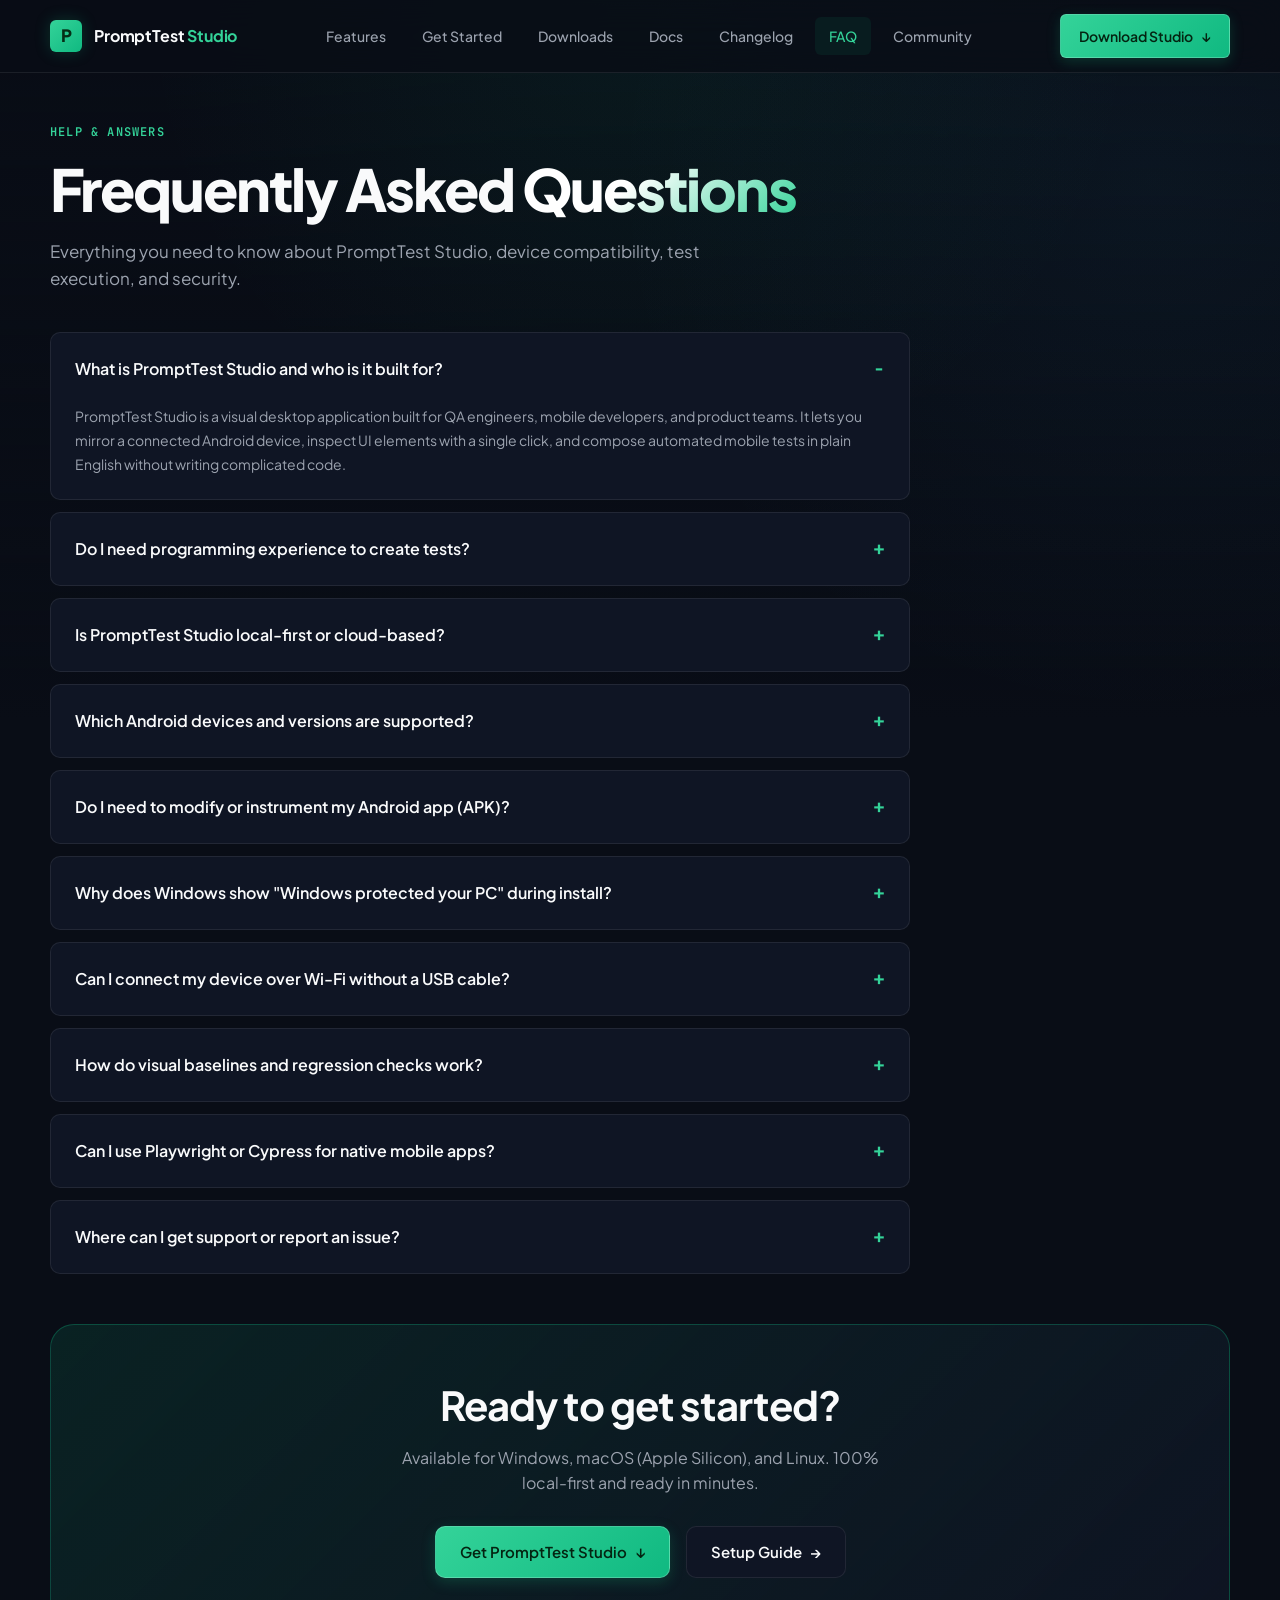
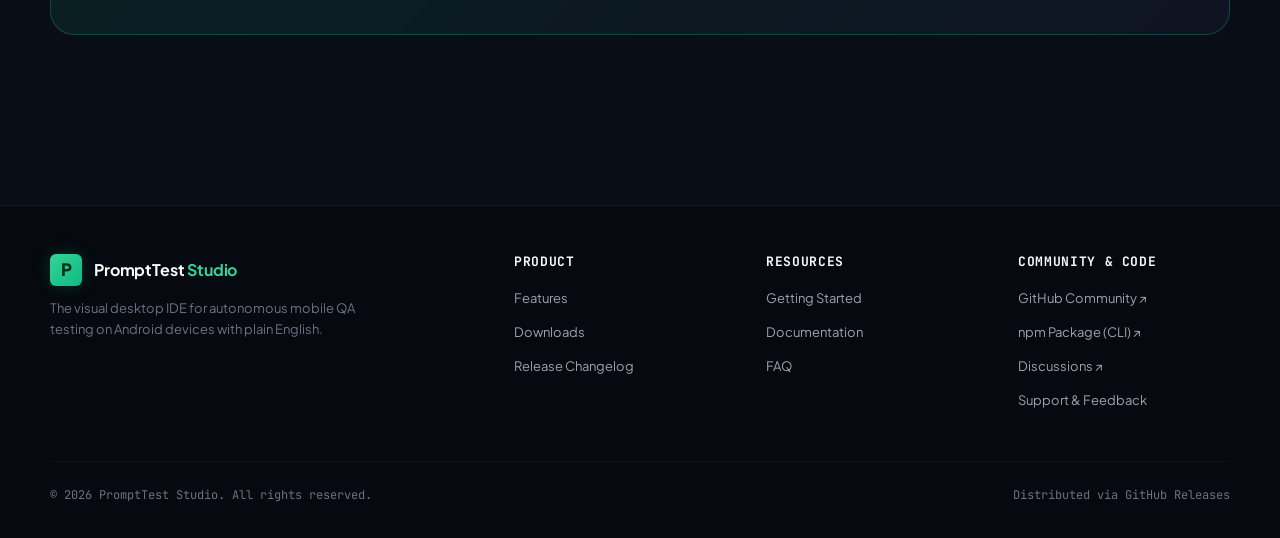
<file: faq.html>
<!doctype html>
<html lang="en">
  <head>
    <meta charset="utf-8" />
    <meta name="viewport" content="width=device-width, initial-scale=1" />
    <meta name="description" content="Frequently asked questions about PromptTest Studio, PromptTest Mobile, plain-English mobile QA, device compatibility, and Playwright vs Appium comparisons." />
    <meta name="keywords" content="PromptTest FAQ, mobile testing questions, Playwright for mobile, Appium alternative FAQ, React Native testing, Android QA questions" />
    <link rel="canonical" href="https://shriramsingh.github.io/prompttest-studio-site/faq.html" />
    <meta property="og:title" content="FAQ | PromptTest Studio & Mobile QA" />
    <meta property="og:url" content="https://shriramsingh.github.io/prompttest-studio-site/faq.html" />
    <title>FAQ | PromptTest Studio &amp; Mobile QA</title>
    <link rel="icon" type="image/svg+xml" href="assets/favicon.svg" />
    <link rel="stylesheet" href="styles/styles.css?v=2.2" />
  </head>
  <body>
    <!-- Navigation Header -->
    <header class="header-wrap">
      <div class="shell nav">
        <a class="brand" href="index.html">
          <span class="brand-mark">P</span>
          <span>PromptTest <strong>Studio</strong></span>
        </a>
        <nav class="nav-links">
          <a href="features.html">Features</a>
          <a href="getting-started.html">Get Started</a>
          <a href="downloads.html">Downloads</a>
          <a href="studio.html">Docs</a>
          <a href="changelog.html">Changelog</a>
          <a href="faq.html">FAQ</a>
          <a href="contact.html">Community</a>
        </nav>
        <div class="nav-actions">
          <a class="btn btn-primary btn-download-primary" href="downloads.html">
            <span>Download Studio</span>
            <span>↓</span>
          </a>
          <button class="nav-toggle" aria-label="Toggle navigation menu" aria-expanded="false">
            <svg fill="none" stroke="currentColor" viewBox="0 0 24 24" stroke-width="2">
              <path stroke-linecap="round" stroke-linejoin="round" d="M4 6h16M4 12h16M4 18h16"/>
            </svg>
          </button>
        </div>
      </div>
    </header>

    <!-- Main Content -->
    <main class="shell page-container">
      <div class="page-header">
        <span class="eyebrow">Help &amp; Answers</span>
        <h1>Frequently Asked <span class="gradient-text">Questions</span></h1>
        <p class="lede">Everything you need to know about PromptTest Studio, device compatibility, test execution, and security.</p>
      </div>

      <div class="faq-list">
        <details class="faq-item" open>
          <summary>What is PromptTest Studio and who is it built for?</summary>
          <div class="faq-content">
            PromptTest Studio is a visual desktop application built for QA engineers, mobile developers, and product teams. It lets you mirror a connected Android device, inspect UI elements with a single click, and compose automated mobile tests in plain English without writing complicated code.
          </div>
        </details>

        <details class="faq-item">
          <summary>Do I need programming experience to create tests?</summary>
          <div class="faq-content">
            No! Tests are written in natural, plain-English commands like <code>Tap "Sign In"</code>, <code>Type "user@test.com" into "Email"</code>, and <code>Assert "Welcome" is visible</code>. Studio provides a click-to-prompt generator that drafts these steps automatically when you select elements on screen.
          </div>
        </details>

        <details class="faq-item">
          <summary>Is PromptTest Studio local-first or cloud-based?</summary>
          <div class="faq-content">
            Studio is 100% local-first. It runs directly as a desktop application on your Windows machine. Your test data, credentials, device screens, and baseline images never leave your local workstation.
          </div>
        </details>

        <details class="faq-item">
          <summary>Which Android devices and versions are supported?</summary>
          <div class="faq-content">
            PromptTest Studio supports any physical Android phone, tablet, or Android TV device running Android 7.0 (Nougat) or newer. It also works seamlessly with official Android Studio Virtual Devices (AVD) and third-party emulators (like Genymotion) that communicate via ADB.
          </div>
        </details>

        <details class="faq-item">
          <summary>Do I need to modify or instrument my Android app (APK)?</summary>
          <div class="faq-content">
            No instrumentation is required. PromptTest Studio interacts with your application using native Android accessibility trees and input injection over ADB. It works with release builds, debug builds, third-party apps, system menus, and hybrid webviews.
          </div>
        </details>

        <details class="faq-item">
          <summary>Why does Windows show "Windows protected your PC" during install?</summary>
          <div class="faq-content">
            Microsoft Defender SmartScreen displays this alert on new applications that do not carry a paid enterprise code-signing certificate. PromptTest Studio is an independent, community-driven tool with open release manifests and SHA-256 integrity checksums.
            <br /><br />
            To install: click <strong>"More info"</strong> on the blue SmartScreen dialog, then click the <strong>"Run anyway"</strong> button. The installer is completely safe, local-first, and contains zero adware or spyware.
          </div>
        </details>

        <details class="faq-item">
          <summary>Can I connect my device over Wi-Fi without a USB cable?</summary>
          <div class="faq-content">
            Yes, full untethered wireless testing is supported!
            <ul>
              <li><strong>Android 11+:</strong> On your phone, go to <em>Settings &gt; Developer options &gt; Wireless debugging</em> and toggle it on. Tap <em>Pair device with pairing code</em>. In Studio, click the device dropdown, select <em>Connect over Wi-Fi</em>, enter your phone's IP, port, and 6-digit code, and click Connect.</li>
              <li><strong>Android 10 &amp; older:</strong> Connect via USB once, run <code>adb tcpip 5555</code> in PowerShell, disconnect the USB cable, and enter your phone's IP address in Studio.</li>
            </ul>
          </div>
        </details>

        <details class="faq-item">
          <summary>How do visual baselines and regression checks work?</summary>
          <div class="faq-content">
            When you add a visual check, Studio captures the screen and stores it as an approved baseline image. On future runs, Studio performs a pixel comparison against this reference. You can draw exclude masks over variable areas (such as live clocks or dynamic advertisements) to avoid false positives.
          </div>
        </details>

        <details class="faq-item">
          <summary>Can I use Playwright or Cypress for native mobile apps?</summary>
          <div class="faq-content">
            No. Tools like Playwright and Cypress are designed specifically for web browsers (desktop and mobile web viewports). They cannot inspect or test native Android APKs or native iOS applications.
            <br /><br />
            <strong>PromptTest Mobile</strong> was built specifically to solve native mobile app testing (React Native, Expo, Flutter, and Native Android/iOS). It delivers fast, zero-setup execution, auto-waiting, and autonomous crawling directly on real devices and emulators over ADB.
          </div>
        </details>

        <details class="faq-item">
          <summary>Where can I get support or report an issue?</summary>
          <div class="faq-content">
            You can visit our <a href="contact.html">Community &amp; Support page</a> to open an issue on GitHub, start a discussion, or request new features.
          </div>
        </details>
      </div>

      <!-- Bottom CTA Banner -->
      <div class="cta-banner" style="margin-top: 50px;">
        <h2>Ready to get started?</h2>
        <p>Available for Windows, macOS (Apple Silicon), and Linux. 100% local-first and ready in minutes.</p>
        <div class="cta-actions">
          <a class="btn btn-primary btn-lg" href="downloads.html">
            <span>Get PromptTest Studio</span>
            <span>↓</span>
          </a>
          <a class="btn btn-secondary btn-lg" href="getting-started.html">
            <span>Setup Guide</span>
            <span>→</span>
          </a>
        </div>
      </div>
    </main>

    <!-- Footer -->
    <footer>
      <div class="shell">
        <div class="footer-grid">
          <div class="footer-brand">
            <a class="brand" href="index.html">
              <span class="brand-mark">P</span>
              <span>PromptTest <strong>Studio</strong></span>
            </a>
            <p>The visual desktop IDE for autonomous mobile QA testing on Android devices with plain English.</p>
          </div>
          <div class="footer-col">
            <h4>Product</h4>
            <ul>
              <li><a href="features.html">Features</a></li>
              <li><a href="downloads.html">Downloads</a></li>
              <li><a href="changelog.html">Release Changelog</a></li>
            </ul>
          </div>
          <div class="footer-col">
            <h4>Resources</h4>
            <ul>
              <li><a href="getting-started.html">Getting Started</a></li>
              <li><a href="studio.html">Documentation</a></li>
              <li><a href="faq.html">FAQ</a></li>
            </ul>
          </div>
          <div class="footer-col">
            <h4>Community &amp; Code</h4>
            <ul>
              <li><a href="https://github.com/shriramsingh/prompttest-community" target="_blank" rel="noreferrer">GitHub Community ↗</a></li>
              <li><a href="https://www.npmjs.com/package/prompttest" target="_blank" rel="noreferrer">npm Package (CLI) ↗</a></li>
              <li><a href="https://github.com/shriramsingh/prompttest-community/discussions" target="_blank" rel="noreferrer">Discussions ↗</a></li>
              <li><a href="contact.html">Support &amp; Feedback</a></li>
            </ul>
          </div>
        </div>
        <div class="footer-bottom">
          <span>&copy; 2026 PromptTest Studio. All rights reserved.</span>
          <span>Distributed via GitHub Releases</span>
        </div>
      </div>
    </footer>

    <script src="scripts/nav.js?v=2.2"></script>
    <script src="scripts/releases.js?v=2.2"></script>
  </body>
</html>
</file>
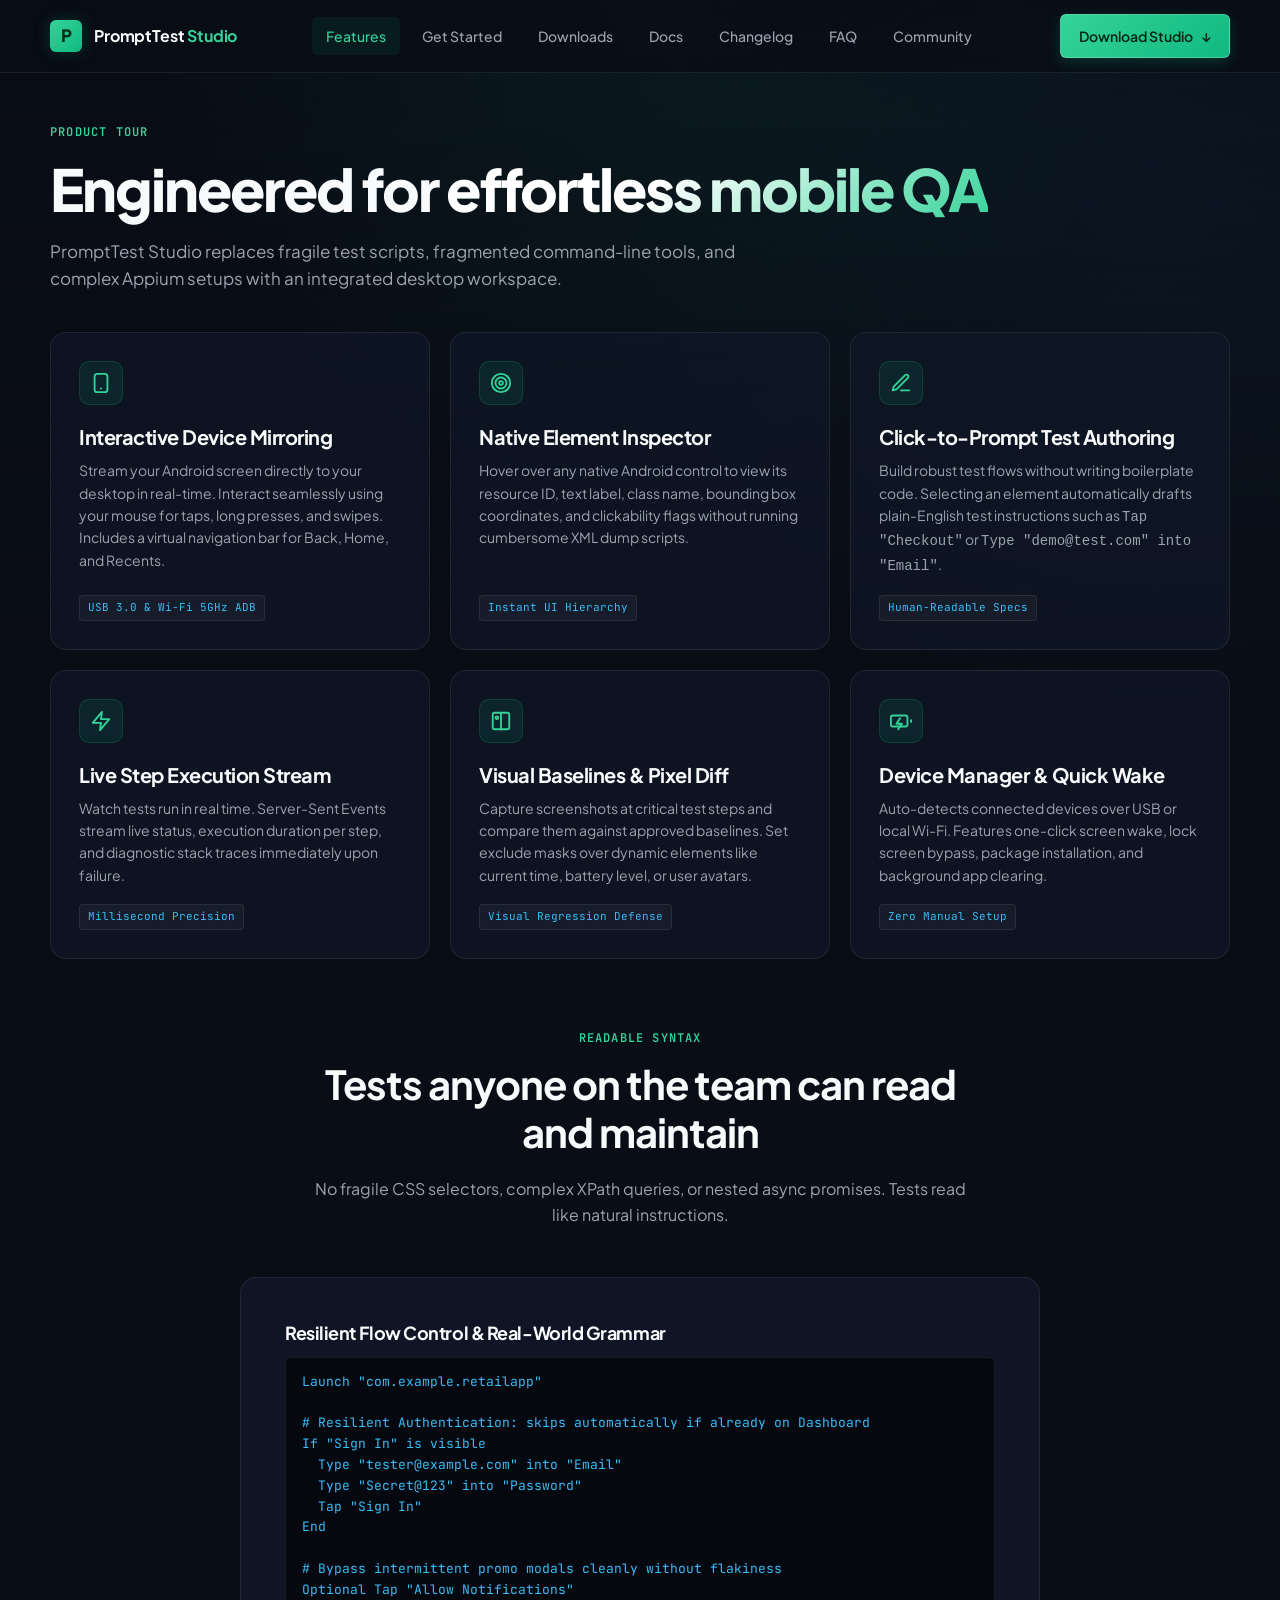
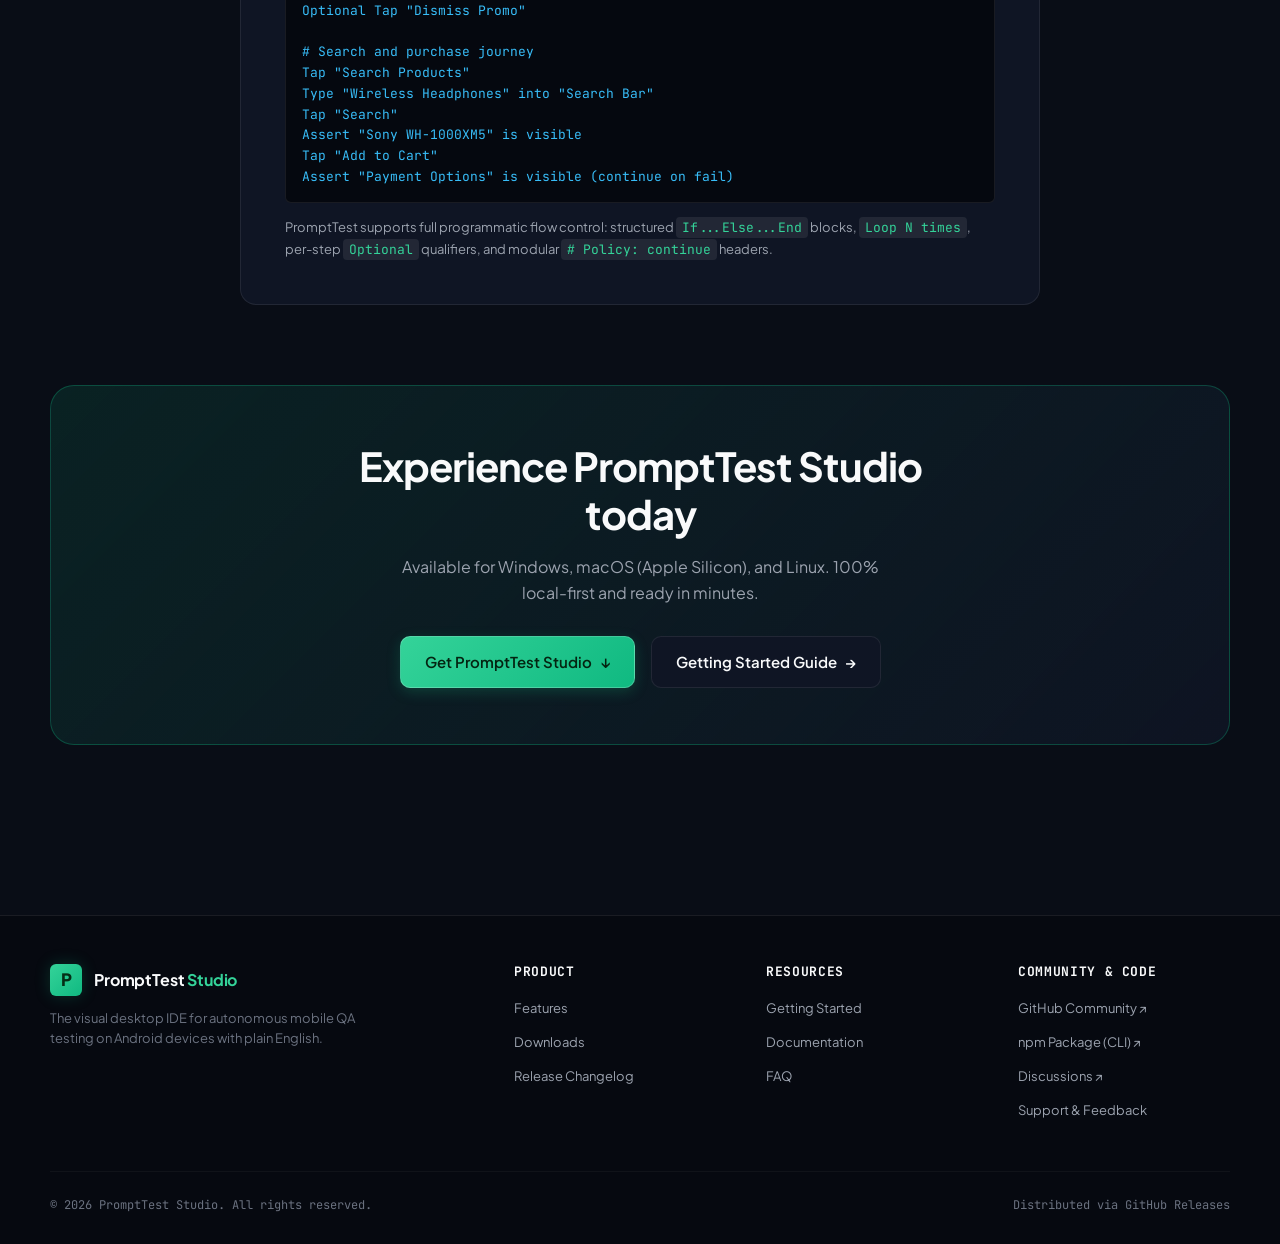
<file: features.html>
<!doctype html>
<html lang="en">
  <head>
    <meta charset="utf-8" />
    <meta name="viewport" content="width=device-width, initial-scale=1" />
    <meta name="description" content="Explore PromptTest Studio & Mobile features: low-latency screen mirroring, element inspector, plain-English test authoring, and visual regression." />
    <meta name="keywords" content="PromptTest Studio features, mobile test mirroring, element inspector mobile, plain-English testing, visual regression testing, self-healing locators" />
    <link rel="canonical" href="https://shriramsingh.github.io/prompttest-studio-site/features.html" />
    <meta property="og:title" content="Features | PromptTest Studio & Mobile QA" />
    <meta property="og:description" content="Explore all features of PromptTest Studio and PromptTest Mobile for autonomous visual mobile QA." />
    <meta property="og:url" content="https://shriramsingh.github.io/prompttest-studio-site/features.html" />
    <title>Features | PromptTest Studio & Mobile QA</title>
    <link rel="icon" type="image/svg+xml" href="assets/favicon.svg" />
    <link rel="stylesheet" href="styles/styles.css?v=2.2" />
  </head>
  <body>
    <!-- Navigation Header -->
    <header class="header-wrap">
      <div class="shell nav">
        <a class="brand" href="index.html">
          <span class="brand-mark">P</span>
          <span>PromptTest <strong>Studio</strong></span>
        </a>
        <nav class="nav-links">
          <a href="features.html">Features</a>
          <a href="getting-started.html">Get Started</a>
          <a href="downloads.html">Downloads</a>
          <a href="studio.html">Docs</a>
          <a href="changelog.html">Changelog</a>
          <a href="faq.html">FAQ</a>
          <a href="contact.html">Community</a>
        </nav>
        <div class="nav-actions">
          <a class="btn btn-primary btn-download-primary" href="downloads.html">
            <span>Download Studio</span>
            <span>↓</span>
          </a>
          <button class="nav-toggle" aria-label="Toggle navigation menu" aria-expanded="false">
            <svg fill="none" stroke="currentColor" viewBox="0 0 24 24" stroke-width="2">
              <path stroke-linecap="round" stroke-linejoin="round" d="M4 6h16M4 12h16M4 18h16"/>
            </svg>
          </button>
        </div>
      </div>
    </header>

    <!-- Main Content -->
    <main class="shell page-container">
      <div class="page-header">
        <span class="eyebrow">Product Tour</span>
        <h1>Engineered for <span class="gradient-text">effortless mobile QA</span></h1>
        <p class="lede">PromptTest Studio replaces fragile test scripts, fragmented command-line tools, and complex Appium setups with an integrated desktop workspace.</p>
      </div>

      <!-- Feature Deep Dives Bento with Crisp Vector SVGs -->
      <div class="bento-grid">
        <div class="bento-card">
          <div class="bento-icon">
            <svg viewBox="0 0 24 24"><rect x="5" y="2" width="14" height="20" rx="3"/><path d="M12 18h.01"/></svg>
          </div>
          <h3>Interactive Device Mirroring</h3>
          <p>Stream your Android screen directly to your desktop in real-time. Interact seamlessly using your mouse for taps, long presses, and swipes. Includes a virtual navigation bar for Back, Home, and Recents.</p>
          <span class="bento-pill">USB 3.0 &amp; Wi-Fi 5GHz ADB</span>
        </div>

        <div class="bento-card">
          <div class="bento-icon">
            <svg viewBox="0 0 24 24"><circle cx="12" cy="12" r="10"/><circle cx="12" cy="12" r="6"/><circle cx="12" cy="12" r="2"/></svg>
          </div>
          <h3>Native Element Inspector</h3>
          <p>Hover over any native Android control to view its resource ID, text label, class name, bounding box coordinates, and clickability flags without running cumbersome XML dump scripts.</p>
          <span class="bento-pill">Instant UI Hierarchy</span>
        </div>

        <div class="bento-card">
          <div class="bento-icon">
            <svg viewBox="0 0 24 24"><path d="M12 20h9"/><path d="M16.5 3.5a2.121 2.121 0 0 1 3 3L7 19l-4 1 1-4L16.5 3.5z"/></svg>
          </div>
          <h3>Click-to-Prompt Test Authoring</h3>
          <p>Build robust test flows without writing boilerplate code. Selecting an element automatically drafts plain-English test instructions such as <code>Tap "Checkout"</code> or <code>Type "demo@test.com" into "Email"</code>.</p>
          <span class="bento-pill">Human-Readable Specs</span>
        </div>

        <div class="bento-card">
          <div class="bento-icon">
            <svg viewBox="0 0 24 24"><polygon points="13 2 3 14 12 14 11 22 21 10 12 10 13 2"/></svg>
          </div>
          <h3>Live Step Execution Stream</h3>
          <p>Watch tests run in real time. Server-Sent Events stream live status, execution duration per step, and diagnostic stack traces immediately upon failure.</p>
          <span class="bento-pill">Millisecond Precision</span>
        </div>

        <div class="bento-card">
          <div class="bento-icon">
            <svg viewBox="0 0 24 24"><rect x="3" y="3" width="18" height="18" rx="2"/><line x1="12" y1="3" x2="12" y2="21"/><circle cx="7.5" cy="8.5" r="1.5"/></svg>
          </div>
          <h3>Visual Baselines &amp; Pixel Diff</h3>
          <p>Capture screenshots at critical test steps and compare them against approved baselines. Set exclude masks over dynamic elements like current time, battery level, or user avatars.</p>
          <span class="bento-pill">Visual Regression Defense</span>
        </div>

        <div class="bento-card">
          <div class="bento-icon">
            <svg viewBox="0 0 24 24"><rect x="1" y="6" width="18" height="12" rx="2"/><line x1="23" y1="11" x2="23" y2="13"/><polyline points="11 9 7 15 13 15 9 21"/></svg>
          </div>
          <h3>Device Manager &amp; Quick Wake</h3>
          <p>Auto-detects connected devices over USB or local Wi-Fi. Features one-click screen wake, lock screen bypass, package installation, and background app clearing.</p>
          <span class="bento-pill">Zero Manual Setup</span>
        </div>
      </div>

      <!-- Syntax Preview Section -->
      <section class="section" style="padding-bottom: 20px;">
        <div class="section-head">
          <span class="eyebrow">Readable Syntax</span>
          <h2>Tests anyone on the team can read and maintain</h2>
          <p>No fragile CSS selectors, complex XPath queries, or nested async promises. Tests read like natural instructions.</p>
        </div>

        <div class="doc-shell" style="max-width: 800px;">
          <h3 style="margin-top: 0;">Resilient Flow Control &amp; Real-World Grammar</h3>
          <pre class="code-box"><code>Launch "com.example.retailapp"

# Resilient Authentication: skips automatically if already on Dashboard
If "Sign In" is visible
  Type "tester@example.com" into "Email"
  Type "Secret@123" into "Password"
  Tap "Sign In"
End

# Bypass intermittent promo modals cleanly without flakiness
Optional Tap "Allow Notifications"
Optional Tap "Dismiss Promo"

# Search and purchase journey
Tap "Search Products"
Type "Wireless Headphones" into "Search Bar"
Tap "Search"
Assert "Sony WH-1000XM5" is visible
Tap "Add to Cart"
Assert "Payment Options" is visible (continue on fail)</code></pre>
          <p style="color: var(--text-muted); font-size: 13px; margin-top: 14px; margin-bottom: 0;">
            PromptTest supports full programmatic flow control: structured <code>If...Else...End</code> blocks, <code>Loop N times</code>, per-step <code>Optional</code> qualifiers, and modular <code># Policy: continue</code> headers.
          </p>
        </div>
      </section>

      <!-- Bottom CTA Banner -->
      <div class="cta-banner">
        <h2>Experience PromptTest Studio today</h2>
        <p>Available for Windows, macOS (Apple Silicon), and Linux. 100% local-first and ready in minutes.</p>
        <div class="cta-actions">
          <a class="btn btn-primary btn-lg" href="downloads.html">
            <span>Get PromptTest Studio</span>
            <span>↓</span>
          </a>
          <a class="btn btn-secondary btn-lg" href="getting-started.html">
            <span>Getting Started Guide</span>
            <span>→</span>
          </a>
        </div>
      </div>
    </main>

    <!-- Footer -->
    <footer>
      <div class="shell">
        <div class="footer-grid">
          <div class="footer-brand">
            <a class="brand" href="index.html">
              <span class="brand-mark">P</span>
              <span>PromptTest <strong>Studio</strong></span>
            </a>
            <p>The visual desktop IDE for autonomous mobile QA testing on Android devices with plain English.</p>
          </div>
          <div class="footer-col">
            <h4>Product</h4>
            <ul>
              <li><a href="features.html">Features</a></li>
              <li><a href="downloads.html">Downloads</a></li>
              <li><a href="changelog.html">Release Changelog</a></li>
            </ul>
          </div>
          <div class="footer-col">
            <h4>Resources</h4>
            <ul>
              <li><a href="getting-started.html">Getting Started</a></li>
              <li><a href="studio.html">Documentation</a></li>
              <li><a href="faq.html">FAQ</a></li>
            </ul>
          </div>
          <div class="footer-col">
            <h4>Community &amp; Code</h4>
            <ul>
              <li><a href="https://github.com/shriramsingh/prompttest-community" target="_blank" rel="noreferrer">GitHub Community ↗</a></li>
              <li><a href="https://www.npmjs.com/package/prompttest" target="_blank" rel="noreferrer">npm Package (CLI) ↗</a></li>
              <li><a href="https://github.com/shriramsingh/prompttest-community/discussions" target="_blank" rel="noreferrer">Discussions ↗</a></li>
              <li><a href="contact.html">Support &amp; Feedback</a></li>
            </ul>
          </div>
        </div>
        <div class="footer-bottom">
          <span>&copy; 2026 PromptTest Studio. All rights reserved.</span>
          <span>Distributed via GitHub Releases</span>
        </div>
      </div>
    </footer>

    <!-- Scripts with Cache-Busting -->
    <script src="scripts/nav.js?v=2.2"></script>
    <script src="scripts/releases.js?v=2.2"></script>
  </body>
</html>
</file>
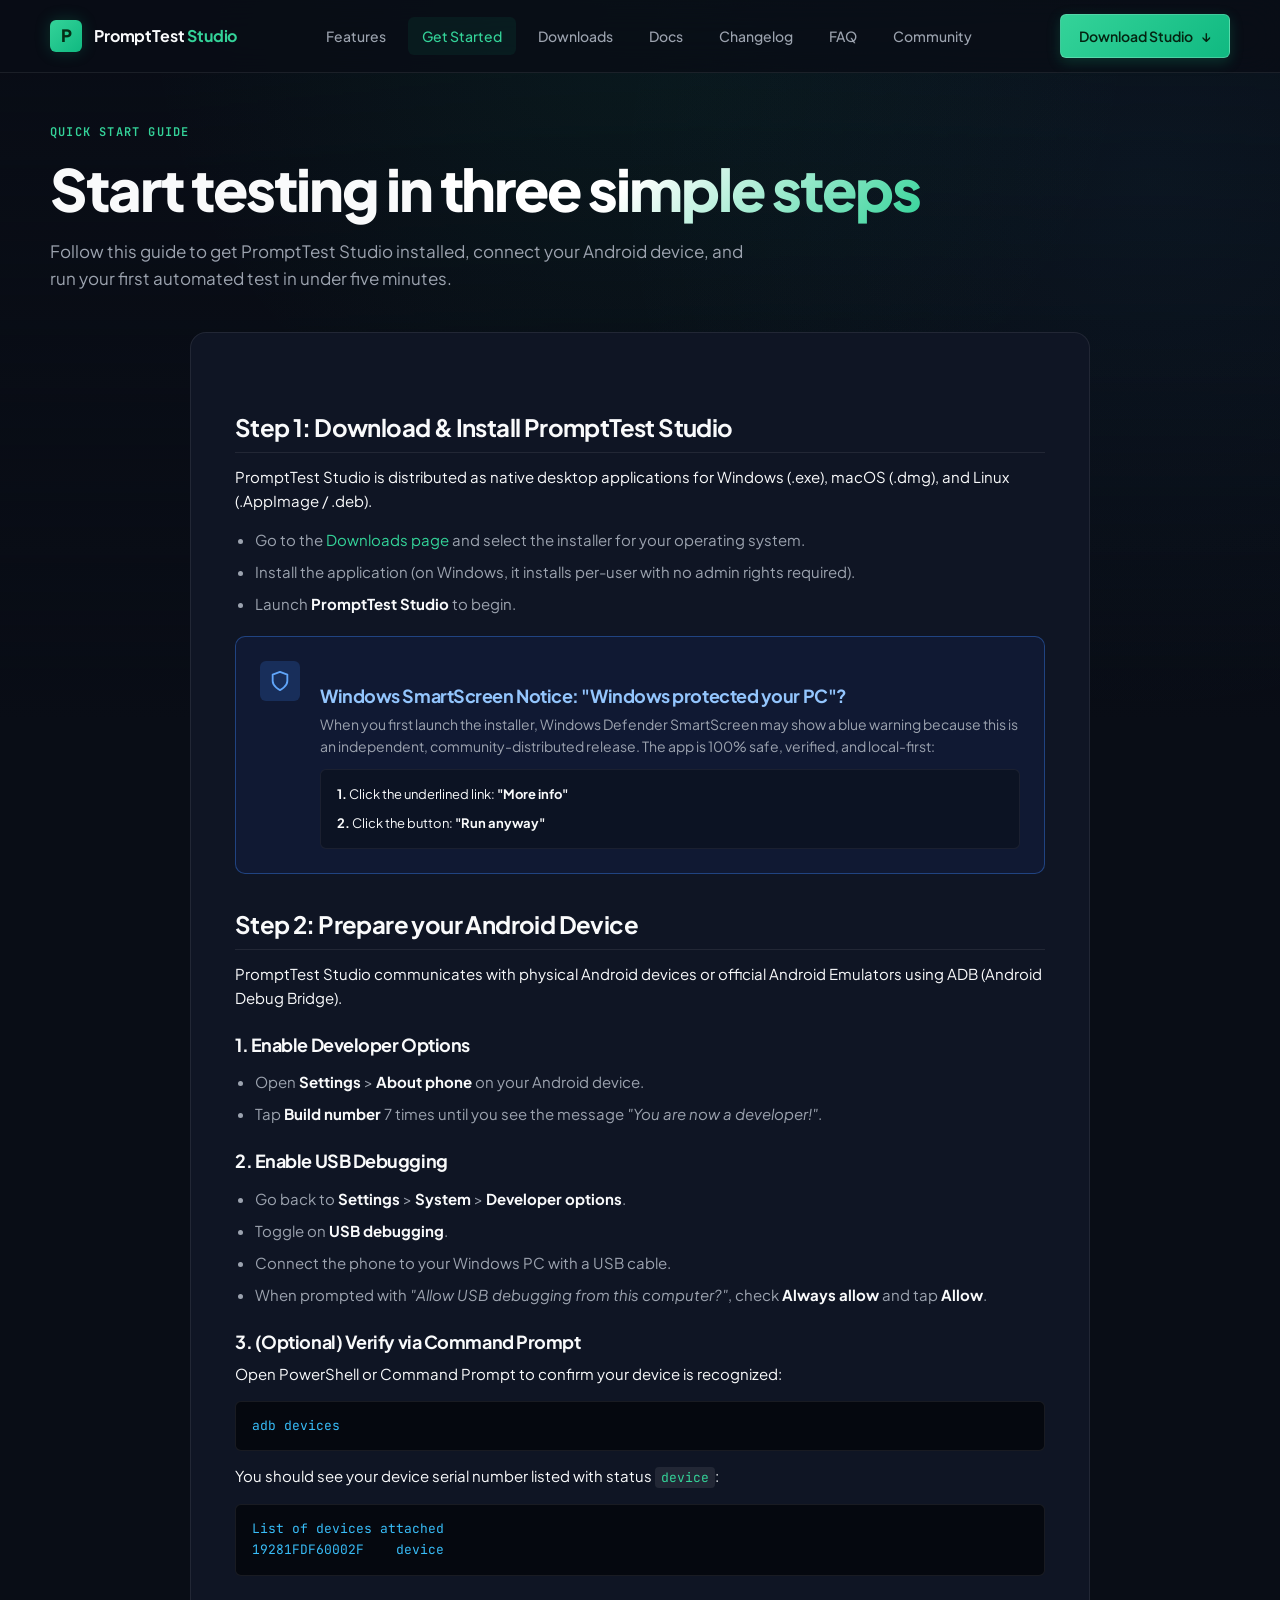
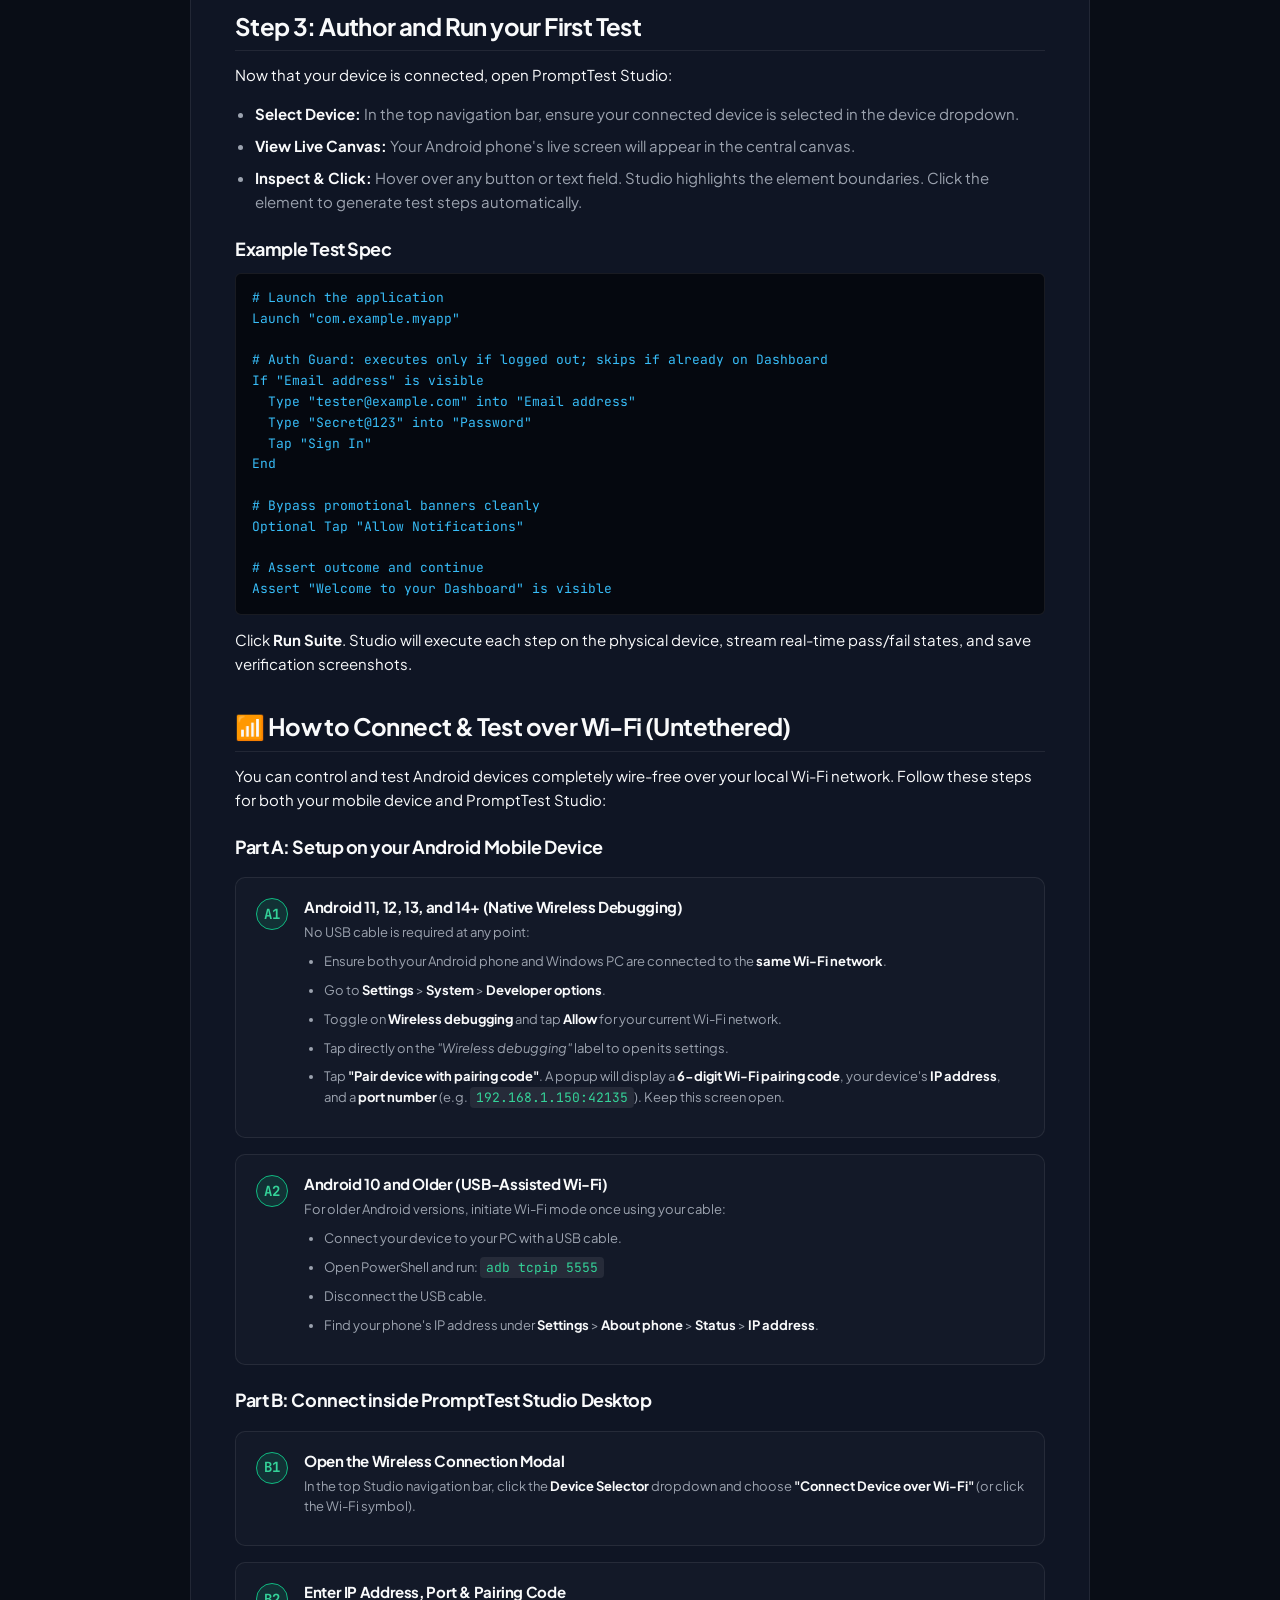
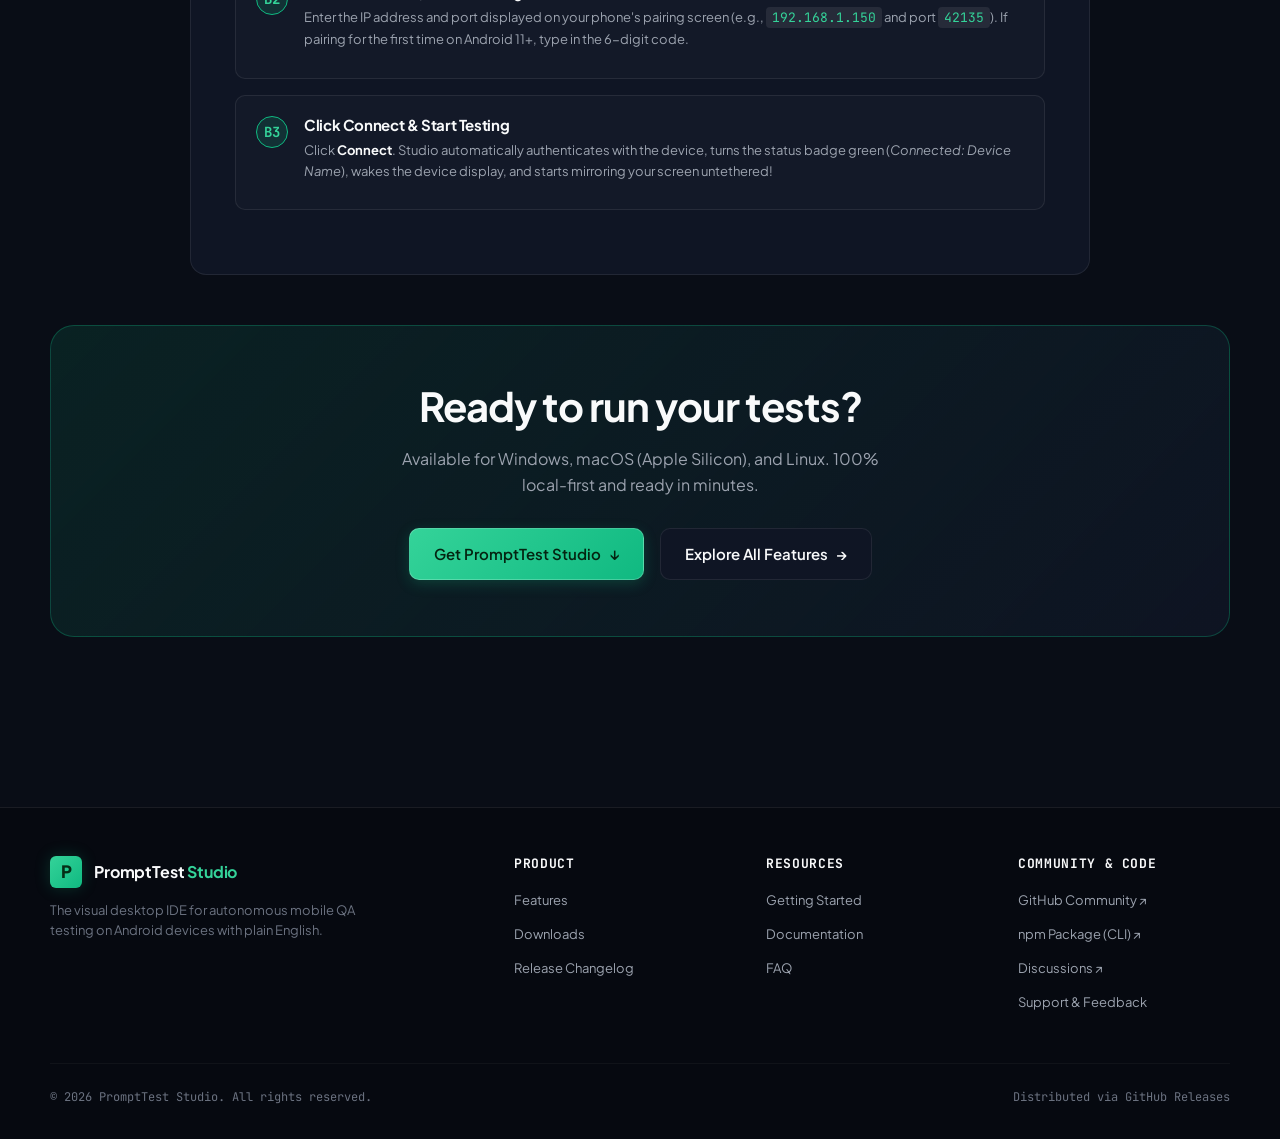
<file: getting-started.html>
<!doctype html>
<html lang="en">
  <head>
    <meta charset="utf-8" />
    <meta name="viewport" content="width=device-width, initial-scale=1" />
    <meta name="description" content="Get started with PromptTest Studio in 3 easy steps. Connect your Android device and author your first test." />
    <meta property="og:title" content="Getting Started | PromptTest Studio" />
    <title>Getting Started | PromptTest Studio</title>
    <link rel="icon" type="image/svg+xml" href="assets/favicon.svg" />
    <link rel="stylesheet" href="styles/styles.css?v=2.2" />
  </head>
  <body>
    <!-- Navigation Header -->
    <header class="header-wrap">
      <div class="shell nav">
        <a class="brand" href="index.html">
          <span class="brand-mark">P</span>
          <span>PromptTest <strong>Studio</strong></span>
        </a>
        <nav class="nav-links">
          <a href="features.html">Features</a>
          <a href="getting-started.html">Get Started</a>
          <a href="downloads.html">Downloads</a>
          <a href="studio.html">Docs</a>
          <a href="changelog.html">Changelog</a>
          <a href="faq.html">FAQ</a>
          <a href="contact.html">Community</a>
        </nav>
        <div class="nav-actions">
          <a class="btn btn-primary btn-download-primary" href="downloads.html">
            <span>Download Studio</span>
            <span>↓</span>
          </a>
          <button class="nav-toggle" aria-label="Toggle navigation menu" aria-expanded="false">
            <svg fill="none" stroke="currentColor" viewBox="0 0 24 24" stroke-width="2">
              <path stroke-linecap="round" stroke-linejoin="round" d="M4 6h16M4 12h16M4 18h16"/>
            </svg>
          </button>
        </div>
      </div>
    </header>

    <!-- Main Content -->
    <main class="shell page-container">
      <div class="page-header">
        <span class="eyebrow">Quick Start Guide</span>
        <h1>Start testing in <span class="gradient-text">three simple steps</span></h1>
        <p class="lede">Follow this guide to get PromptTest Studio installed, connect your Android device, and run your first automated test in under five minutes.</p>
      </div>

      <div class="doc-shell">
        <!-- Step 1 -->
        <h2>Step 1: Download &amp; Install PromptTest Studio</h2>
        <p>PromptTest Studio is distributed as native desktop applications for Windows (.exe), macOS (.dmg), and Linux (.AppImage / .deb).</p>
        <ul>
          <li>Go to the <a href="downloads.html">Downloads page</a> and select the installer for your operating system.</li>
          <li>Install the application (on Windows, it installs per-user with no admin rights required).</li>
          <li>Launch <strong>PromptTest Studio</strong> to begin.</li>
        </ul>

        <!-- SmartScreen Notice -->
        <div class="smartscreen-notice" style="margin: 20px 0;">
          <div class="smartscreen-icon">
            <svg width="24" height="24" viewBox="0 0 24 24" fill="none" stroke="currentColor" stroke-width="2" stroke-linecap="round" stroke-linejoin="round" style="width: 24px; height: 24px; min-width: 24px; max-width: 24px;"><path d="M12 22s8-4 8-10V5l-8-3-8 3v7c0 6 8 10 8 10z"/></svg>
          </div>
          <div class="smartscreen-content">
            <h3>Windows SmartScreen Notice: "Windows protected your PC"?</h3>
            <p>
              When you first launch the installer, Windows Defender SmartScreen may show a blue warning because this is an independent, community-distributed release. The app is 100% safe, verified, and local-first:
            </p>
            <div class="smartscreen-steps">
              <div><strong>1.</strong> Click the underlined link: <strong>"More info"</strong></div>
              <div><strong>2.</strong> Click the button: <strong>"Run anyway"</strong></div>
            </div>
          </div>
        </div>

        <!-- Step 2 -->
        <h2>Step 2: Prepare your Android Device</h2>
        <p>PromptTest Studio communicates with physical Android devices or official Android Emulators using ADB (Android Debug Bridge).</p>
        
        <h3>1. Enable Developer Options</h3>
        <ul>
          <li>Open <strong>Settings</strong> &gt; <strong>About phone</strong> on your Android device.</li>
          <li>Tap <strong>Build number</strong> 7 times until you see the message <em>"You are now a developer!"</em>.</li>
        </ul>

        <h3>2. Enable USB Debugging</h3>
        <ul>
          <li>Go back to <strong>Settings</strong> &gt; <strong>System</strong> &gt; <strong>Developer options</strong>.</li>
          <li>Toggle on <strong>USB debugging</strong>.</li>
          <li>Connect the phone to your Windows PC with a USB cable.</li>
          <li>When prompted with <em>"Allow USB debugging from this computer?"</em>, check <strong>Always allow</strong> and tap <strong>Allow</strong>.</li>
        </ul>

        <h3>3. (Optional) Verify via Command Prompt</h3>
        <p>Open PowerShell or Command Prompt to confirm your device is recognized:</p>
        <pre class="code-box"><code>adb devices</code></pre>
        <p>You should see your device serial number listed with status <code>device</code>:</p>
        <pre class="code-box"><code>List of devices attached
19281FDF60002F    device</code></pre>

        <!-- Step 3 -->
        <h2>Step 3: Author and Run your First Test</h2>
        <p>Now that your device is connected, open PromptTest Studio:</p>
        <ul>
          <li><strong>Select Device:</strong> In the top navigation bar, ensure your connected device is selected in the device dropdown.</li>
          <li><strong>View Live Canvas:</strong> Your Android phone's live screen will appear in the central canvas.</li>
          <li><strong>Inspect &amp; Click:</strong> Hover over any button or text field. Studio highlights the element boundaries. Click the element to generate test steps automatically.</li>
        </ul>

        <h3>Example Test Spec</h3>
        <pre class="code-box"><code># Launch the application
Launch "com.example.myapp"

# Auth Guard: executes only if logged out; skips if already on Dashboard
If "Email address" is visible
  Type "tester@example.com" into "Email address"
  Type "Secret@123" into "Password"
  Tap "Sign In"
End

# Bypass promotional banners cleanly
Optional Tap "Allow Notifications"

# Assert outcome and continue
Assert "Welcome to your Dashboard" is visible</code></pre>

        <p>Click <strong>Run Suite</strong>. Studio will execute each step on the physical device, stream real-time pass/fail states, and save verification screenshots.</p>

        <!-- Wireless Wi-Fi Testing Guide -->
        <h2>📶 How to Connect &amp; Test over Wi-Fi (Untethered)</h2>
        <p>You can control and test Android devices completely wire-free over your local Wi-Fi network. Follow these steps for both your mobile device and PromptTest Studio:</p>

        <h3>Part A: Setup on your Android Mobile Device</h3>
        <div class="guide-step-list">
          <div class="guide-step-item">
            <div class="step-badge">A1</div>
            <div class="step-details">
              <h4>Android 11, 12, 13, and 14+ (Native Wireless Debugging)</h4>
              <p>No USB cable is required at any point:</p>
              <ul>
                <li>Ensure both your Android phone and Windows PC are connected to the <strong>same Wi-Fi network</strong>.</li>
                <li>Go to <strong>Settings</strong> &gt; <strong>System</strong> &gt; <strong>Developer options</strong>.</li>
                <li>Toggle on <strong>Wireless debugging</strong> and tap <strong>Allow</strong> for your current Wi-Fi network.</li>
                <li>Tap directly on the <em>"Wireless debugging"</em> label to open its settings.</li>
                <li>Tap <strong>"Pair device with pairing code"</strong>. A popup will display a <strong>6-digit Wi-Fi pairing code</strong>, your device's <strong>IP address</strong>, and a <strong>port number</strong> (e.g. <code>192.168.1.150:42135</code>). Keep this screen open.</li>
              </ul>
            </div>
          </div>

          <div class="guide-step-item">
            <div class="step-badge">A2</div>
            <div class="step-details">
              <h4>Android 10 and Older (USB-Assisted Wi-Fi)</h4>
              <p>For older Android versions, initiate Wi-Fi mode once using your cable:</p>
              <ul>
                <li>Connect your device to your PC with a USB cable.</li>
                <li>Open PowerShell and run: <code style="color: var(--accent-light);">adb tcpip 5555</code></li>
                <li>Disconnect the USB cable.</li>
                <li>Find your phone's IP address under <strong>Settings</strong> &gt; <strong>About phone</strong> &gt; <strong>Status</strong> &gt; <strong>IP address</strong>.</li>
              </ul>
            </div>
          </div>
        </div>

        <h3>Part B: Connect inside PromptTest Studio Desktop</h3>
        <div class="guide-step-list">
          <div class="guide-step-item">
            <div class="step-badge">B1</div>
            <div class="step-details">
              <h4>Open the Wireless Connection Modal</h4>
              <p>In the top Studio navigation bar, click the <strong>Device Selector</strong> dropdown and choose <strong>"Connect Device over Wi-Fi"</strong> (or click the Wi-Fi symbol).</p>
            </div>
          </div>

          <div class="guide-step-item">
            <div class="step-badge">B2</div>
            <div class="step-details">
              <h4>Enter IP Address, Port &amp; Pairing Code</h4>
              <p>Enter the IP address and port displayed on your phone's pairing screen (e.g., <code>192.168.1.150</code> and port <code>42135</code>). If pairing for the first time on Android 11+, type in the 6-digit code.</p>
            </div>
          </div>

          <div class="guide-step-item">
            <div class="step-badge">B3</div>
            <div class="step-details">
              <h4>Click Connect &amp; Start Testing</h4>
              <p>Click <strong>Connect</strong>. Studio automatically authenticates with the device, turns the status badge green (<em>Connected: Device Name</em>), wakes the device display, and starts mirroring your screen untethered!</p>
            </div>
          </div>
        </div>
      </div>

      <!-- Bottom Banner -->
      <div class="cta-banner" style="margin-top: 50px;">
        <h2>Ready to run your tests?</h2>
        <p>Available for Windows, macOS (Apple Silicon), and Linux. 100% local-first and ready in minutes.</p>
        <div class="cta-actions">
          <a class="btn btn-primary btn-lg" href="downloads.html">
            <span>Get PromptTest Studio</span>
            <span>↓</span>
          </a>
          <a class="btn btn-secondary btn-lg" href="features.html">
            <span>Explore All Features</span>
            <span>→</span>
          </a>
        </div>
      </div>
    </main>

    <!-- Footer -->
    <footer>
      <div class="shell">
        <div class="footer-grid">
          <div class="footer-brand">
            <a class="brand" href="index.html">
              <span class="brand-mark">P</span>
              <span>PromptTest <strong>Studio</strong></span>
            </a>
            <p>The visual desktop IDE for autonomous mobile QA testing on Android devices with plain English.</p>
          </div>
          <div class="footer-col">
            <h4>Product</h4>
            <ul>
              <li><a href="features.html">Features</a></li>
              <li><a href="downloads.html">Downloads</a></li>
              <li><a href="changelog.html">Release Changelog</a></li>
            </ul>
          </div>
          <div class="footer-col">
            <h4>Resources</h4>
            <ul>
              <li><a href="getting-started.html">Getting Started</a></li>
              <li><a href="studio.html">Documentation</a></li>
              <li><a href="faq.html">FAQ</a></li>
            </ul>
          </div>
          <div class="footer-col">
            <h4>Community &amp; Code</h4>
            <ul>
              <li><a href="https://github.com/shriramsingh/prompttest-community" target="_blank" rel="noreferrer">GitHub Community ↗</a></li>
              <li><a href="https://www.npmjs.com/package/prompttest" target="_blank" rel="noreferrer">npm Package (CLI) ↗</a></li>
              <li><a href="https://github.com/shriramsingh/prompttest-community/discussions" target="_blank" rel="noreferrer">Discussions ↗</a></li>
              <li><a href="contact.html">Support &amp; Feedback</a></li>
            </ul>
          </div>
        </div>
        <div class="footer-bottom">
          <span>&copy; 2026 PromptTest Studio. All rights reserved.</span>
          <span>Distributed via GitHub Releases</span>
        </div>
      </div>
    </footer>

    <script src="scripts/nav.js?v=2.2"></script>
    <script src="scripts/releases.js?v=2.2"></script>
  </body>
</html>
</file>
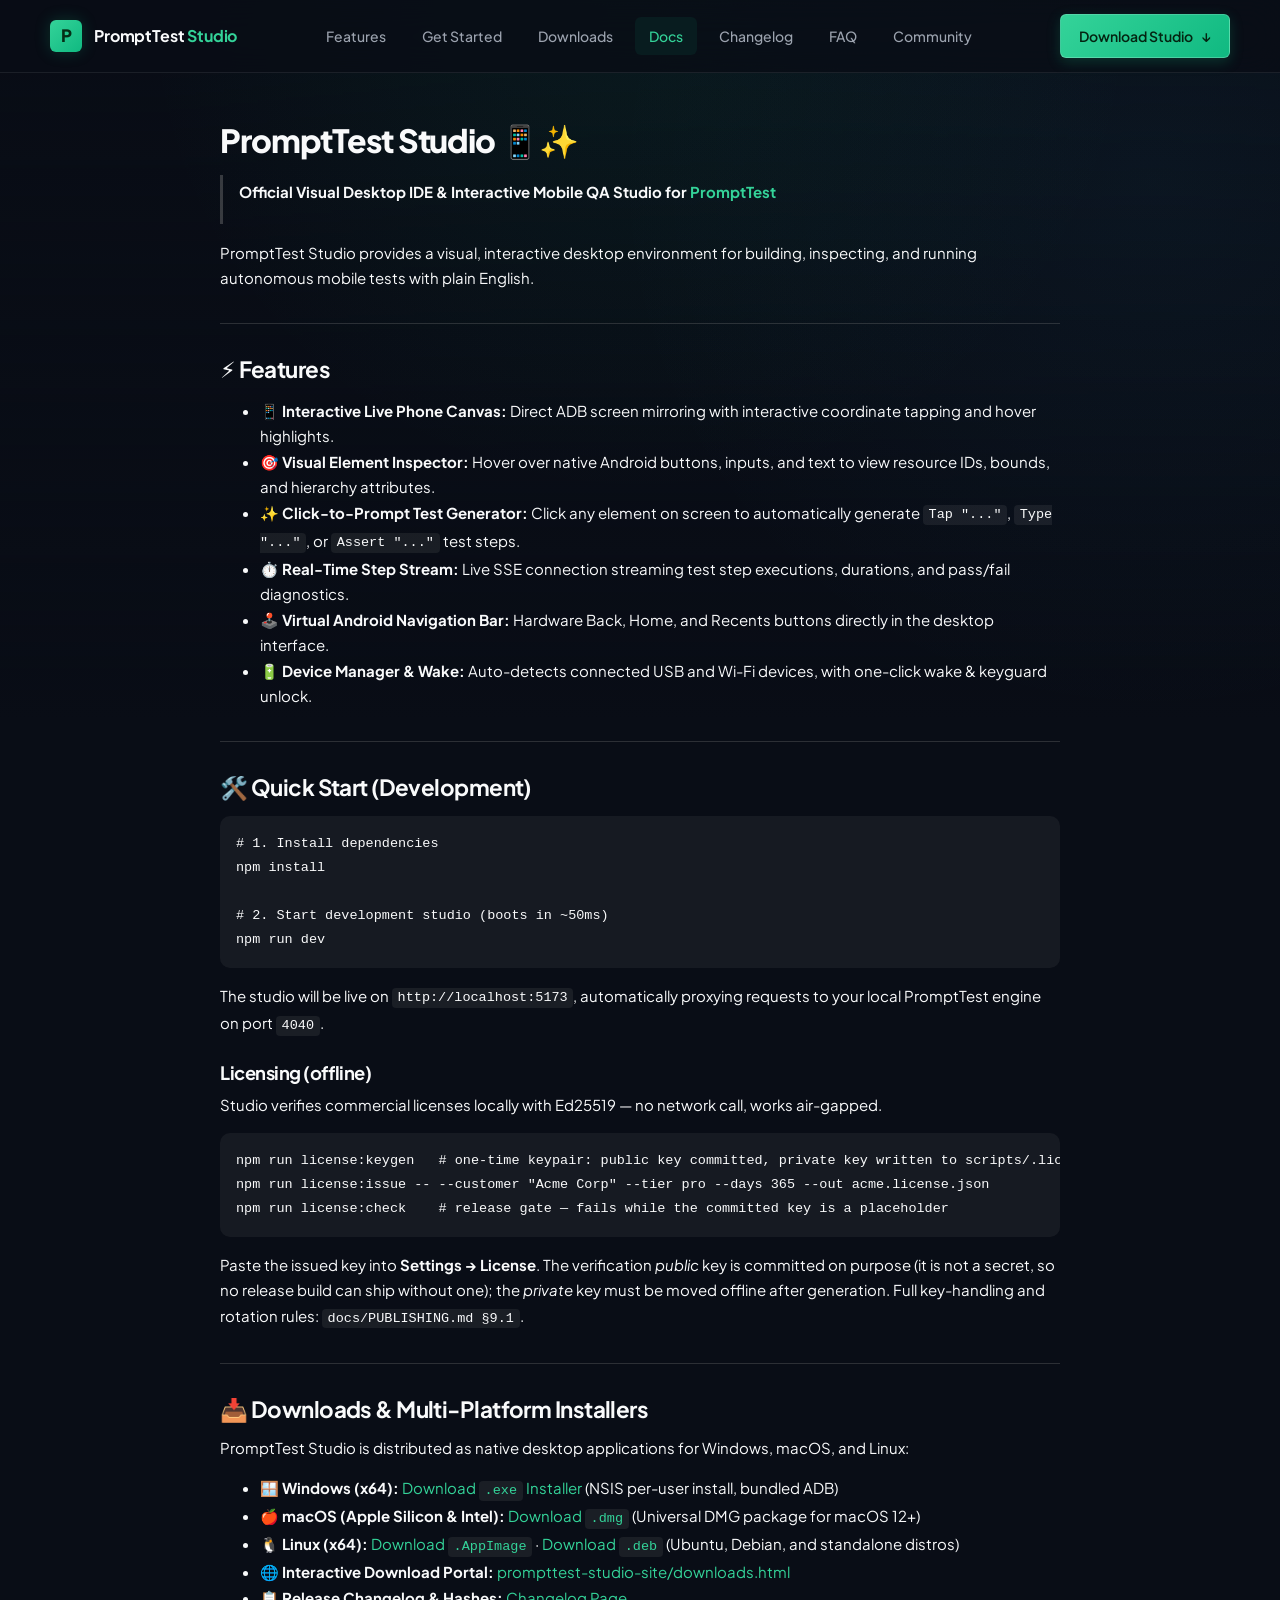
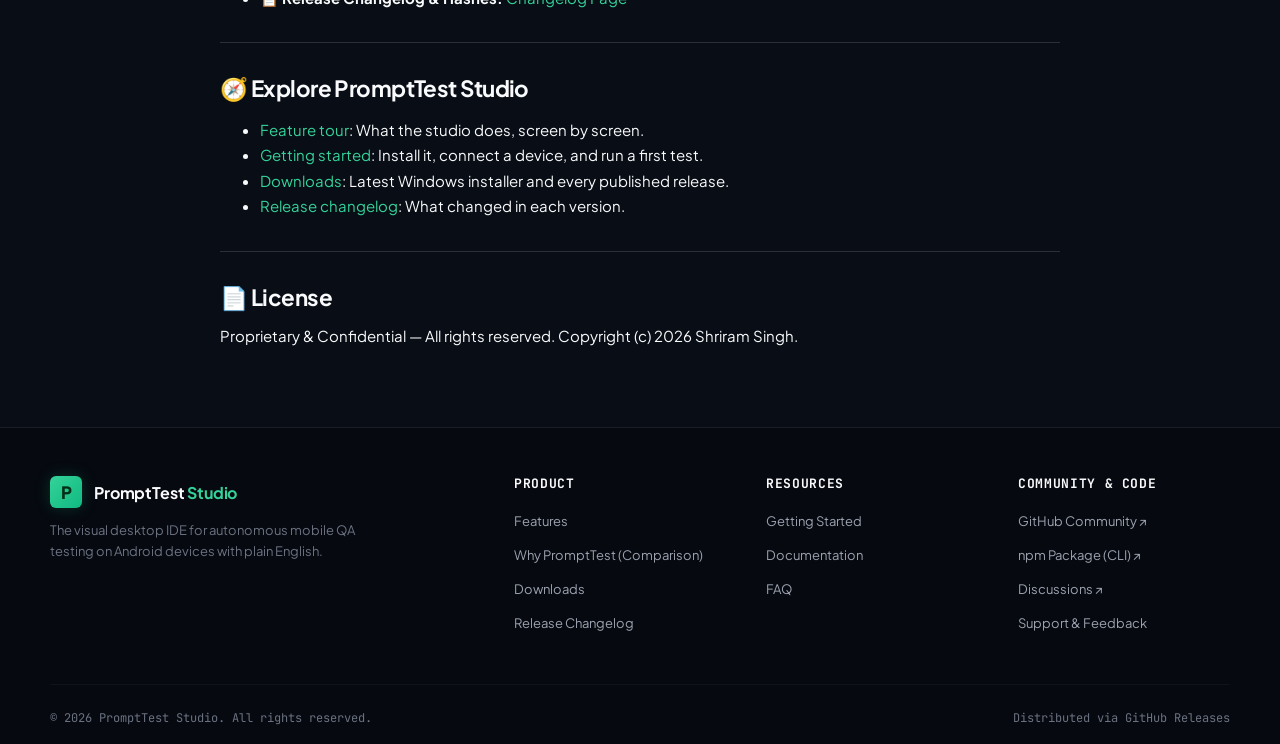
<file: studio.html>
<!doctype html>
<html lang="en">
  <head>
    <meta charset="utf-8" />
    <meta name="viewport" content="width=device-width, initial-scale=1" />
    <meta name="description" content="PromptTest Studio overview and documentation." />
    <title>Studio Docs | PromptTest Studio</title>
    <link rel="stylesheet" href="styles/styles.css" />
    <style>
      .md-shell { max-width: 880px; margin: 3rem auto 4rem; padding: 0 1.25rem; }
      .md-shell h1 { font-size: 2rem; margin: 0 0 1rem; }
      .md-shell h2 { font-size: 1.4rem; margin: 2rem 0 .75rem; }
      .md-shell h3 { font-size: 1.15rem; margin: 1.5rem 0 .5rem; }
      .md-shell p, .md-shell li { line-height: 1.7; }
      .md-shell code { background: rgba(127, 127, 127, .15); padding: .15rem .35rem; border-radius: 4px; font-size: .9em; }
      .md-shell pre { background: rgba(127, 127, 127, .12); padding: 1rem; border-radius: 10px; overflow-x: auto; }
      .md-shell pre code { background: none; padding: 0; }
      .md-shell table { border-collapse: collapse; width: 100%; }
      .md-shell th, .md-shell td { border: 1px solid rgba(127, 127, 127, .35); padding: .5rem .75rem; text-align: left; }
      .md-shell blockquote { border-left: 3px solid rgba(127, 127, 127, .4); margin: 1rem 0; padding: .25rem 1rem; }
      .md-shell img { max-width: 100%; height: auto; }
      .md-shell hr { border: 0; border-top: 1px solid rgba(127, 127, 127, .3); margin: 2rem 0; }
    </style>
  </head>
  <body>
    <!-- Top Navigation Header -->
    <header class="header-wrap">
      <div class="shell nav">
        <a class="brand" href="index.html">
          <span class="brand-mark">P</span>
          <span>PromptTest <strong>Studio</strong></span>
        </a>
        <nav class="nav-links">
          <a href="features.html">Features</a>
          <a href="getting-started.html">Get Started</a>
          <a href="downloads.html">Downloads</a>
          <a href="studio.html" class="active">Docs</a>
          <a href="changelog.html">Changelog</a>
          <a href="faq.html">FAQ</a>
          <a href="contact.html">Community</a>
        </nav>
        <div class="nav-actions">
          <a class="btn btn-primary btn-download-primary" href="downloads.html">
            <span>Download Studio</span>
            <span>↓</span>
          </a>
          <button class="nav-toggle" aria-label="Toggle navigation menu" aria-expanded="false">
            <svg width="20" height="20" viewBox="0 0 24 24" fill="none" stroke="currentColor" stroke-width="2">
              <path stroke-linecap="round" stroke-linejoin="round" d="M4 6h16M4 12h16M4 18h16"/>
            </svg>
          </button>
        </div>
      </div>
    </header>
    <main class="md-shell">
      <article class="markdown-body">
<h1>PromptTest Studio 📱✨</h1>
<blockquote>
<p><strong>Official Visual Desktop IDE &amp; Interactive Mobile QA Studio for <a href="https://github.com/shriramsingh/prompttest-community">PromptTest</a></strong></p>
</blockquote>
<p>PromptTest Studio provides a visual, interactive desktop environment for building, inspecting, and running autonomous mobile tests with plain English.</p>
<hr>
<h2>⚡ Features</h2>
<ul>
<li>📱 <strong>Interactive Live Phone Canvas:</strong> Direct ADB screen mirroring with interactive coordinate tapping and hover highlights.</li>
<li>🎯 <strong>Visual Element Inspector:</strong> Hover over native Android buttons, inputs, and text to view resource IDs, bounds, and hierarchy attributes.</li>
<li>✨ <strong>Click-to-Prompt Test Generator:</strong> Click any element on screen to automatically generate <code>Tap &quot;...&quot;</code>, <code>Type &quot;...&quot;</code>, or <code>Assert &quot;...&quot;</code> test steps.</li>
<li>⏱️ <strong>Real-Time Step Stream:</strong> Live SSE connection streaming test step executions, durations, and pass/fail diagnostics.</li>
<li>🕹️ <strong>Virtual Android Navigation Bar:</strong> Hardware Back, Home, and Recents buttons directly in the desktop interface.</li>
<li>🔋 <strong>Device Manager &amp; Wake:</strong> Auto-detects connected USB and Wi-Fi devices, with one-click wake &amp; keyguard unlock.</li>
</ul>
<hr>
<h2>🛠️ Quick Start (Development)</h2>
<pre><code class="language-bash"># 1. Install dependencies
npm install

# 2. Start development studio (boots in ~50ms)
npm run dev
</code></pre>
<p>The studio will be live on <code>http://localhost:5173</code>, automatically proxying requests to your local PromptTest engine on port <code>4040</code>.</p>
<h3>Licensing (offline)</h3>
<p>Studio verifies commercial licenses locally with Ed25519 — no network call, works air-gapped.</p>
<pre><code class="language-bash">npm run license:keygen   # one-time keypair: public key committed, private key written to scripts/.license-keys/ (gitignored)
npm run license:issue -- --customer &quot;Acme Corp&quot; --tier pro --days 365 --out acme.license.json
npm run license:check    # release gate — fails while the committed key is a placeholder
</code></pre>
<p>Paste the issued key into <strong>Settings → License</strong>. The verification <em>public</em> key is committed on
purpose (it is not a secret, so no release build can ship without one); the <em>private</em> key must be
moved offline after generation. Full key-handling and rotation rules: <code>docs/PUBLISHING.md §9.1</code>.</p>
<hr>
<h2>📥 Downloads &amp; Multi-Platform Installers</h2>
<p>PromptTest Studio is distributed as native desktop applications for Windows, macOS, and Linux:</p>
<ul>
<li>🪟 <strong>Windows (x64):</strong> <a href="https://github.com/shriramsingh/prompttest-studio-site/releases/latest">Download <code>.exe</code> Installer</a> (NSIS per-user install, bundled ADB)</li>
<li>🍎 <strong>macOS (Apple Silicon &amp; Intel):</strong> <a href="https://github.com/shriramsingh/prompttest-studio-site/releases/latest">Download <code>.dmg</code></a> (Universal DMG package for macOS 12+)</li>
<li>🐧 <strong>Linux (x64):</strong> <a href="https://github.com/shriramsingh/prompttest-studio-site/releases/latest">Download <code>.AppImage</code></a> · <a href="https://github.com/shriramsingh/prompttest-studio-site/releases/latest">Download <code>.deb</code></a> (Ubuntu, Debian, and standalone distros)</li>
<li>🌐 <strong>Interactive Download Portal:</strong> <a href="https://shriramsingh.github.io/prompttest-studio-site/downloads.html">prompttest-studio-site/downloads.html</a></li>
<li>📋 <strong>Release Changelog &amp; Hashes:</strong> <a href="https://shriramsingh.github.io/prompttest-studio-site/changelog.html">Changelog Page</a></li>
</ul>
<hr>
<h2>🧭 Explore PromptTest Studio</h2>
<ul>
<li><a href="https://shriramsingh.github.io/prompttest-studio-site/features.html">Feature tour</a>: What the studio does, screen by screen.</li>
<li><a href="https://shriramsingh.github.io/prompttest-studio-site/getting-started.html">Getting started</a>: Install it, connect a device, and run a first test.</li>
<li><a href="https://shriramsingh.github.io/prompttest-studio-site/downloads.html">Downloads</a>: Latest Windows installer and every published release.</li>
<li><a href="https://shriramsingh.github.io/prompttest-studio-site/changelog.html">Release changelog</a>: What changed in each version.</li>
</ul>
<hr>
<h2>📄 License</h2>
<p>Proprietary &amp; Confidential — All rights reserved. Copyright (c) 2026 Shriram Singh.</p>
      </article>
    </main>
    <!-- Footer -->
    <footer>
      <div class="shell">
        <div class="footer-grid">
          <div class="footer-brand">
            <a class="brand" href="index.html">
              <span class="brand-mark">P</span>
              <span>PromptTest <strong>Studio</strong></span>
            </a>
            <p>The visual desktop IDE for autonomous mobile QA testing on Android devices with plain English.</p>
          </div>
          <div class="footer-col">
            <h4>Product</h4>
            <ul>
              <li><a href="features.html">Features</a></li>
              <li><a href="vs-appium.html">Why PromptTest (Comparison)</a></li>
              <li><a href="downloads.html">Downloads</a></li>
              <li><a href="changelog.html">Release Changelog</a></li>
            </ul>
          </div>
          <div class="footer-col">
            <h4>Resources</h4>
            <ul>
              <li><a href="getting-started.html">Getting Started</a></li>
              <li><a href="studio.html">Documentation</a></li>
              <li><a href="faq.html">FAQ</a></li>
            </ul>
          </div>
          <div class="footer-col">
            <h4>Community &amp; Code</h4>
            <ul>
              <li><a href="https://github.com/shriramsingh/prompttest-community" target="_blank" rel="noreferrer">GitHub Community ↗</a></li>
              <li><a href="https://www.npmjs.com/package/prompttest" target="_blank" rel="noreferrer">npm Package (CLI) ↗</a></li>
              <li><a href="https://github.com/shriramsingh/prompttest-community/discussions" target="_blank" rel="noreferrer">Discussions ↗</a></li>
              <li><a href="contact.html">Support &amp; Feedback</a></li>
            </ul>
          </div>
        </div>
        <div class="footer-bottom">
          <span>&copy; 2026 PromptTest Studio. All rights reserved.</span>
          <span>Distributed via GitHub Releases</span>
        </div>
      </div>
    </footer>

    <!-- Scripts with Cache-Busting -->
    <script src="scripts/nav.js?v=2.3"></script>
  </body>
</html>
</file>
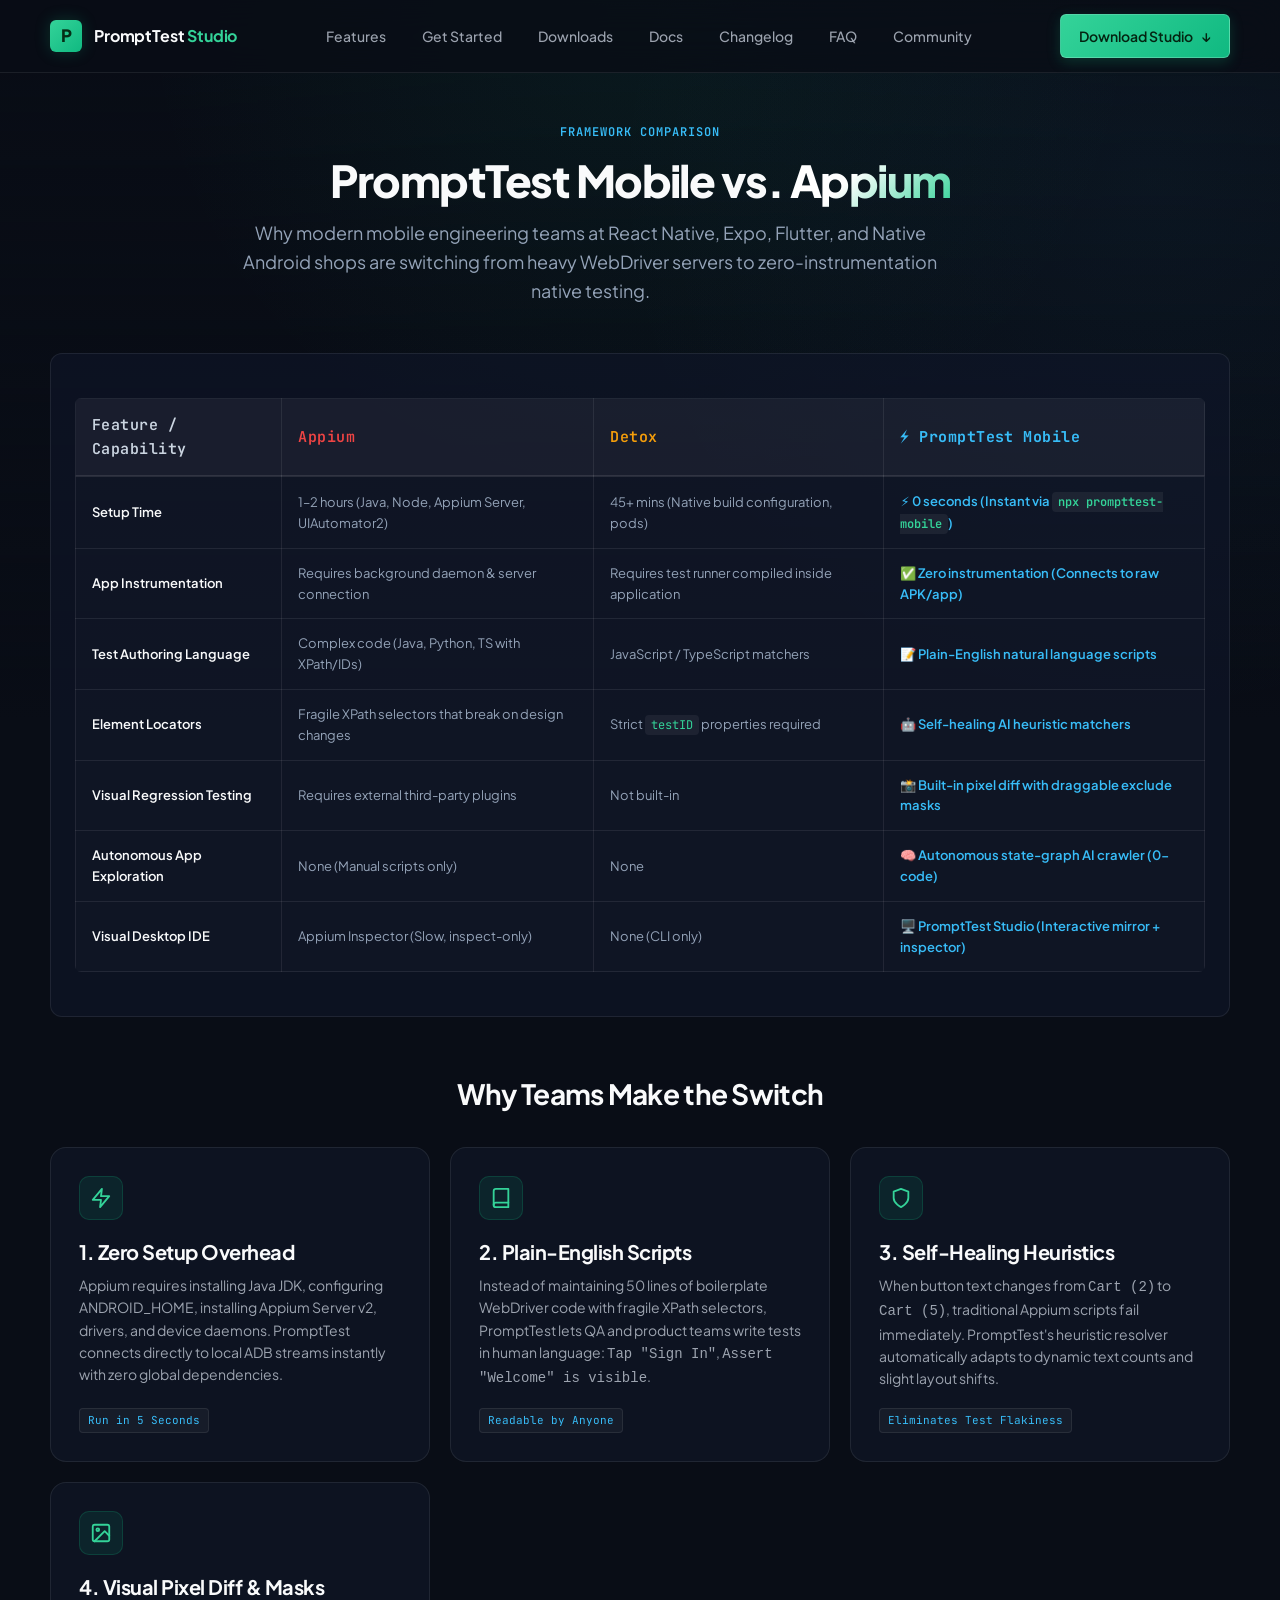
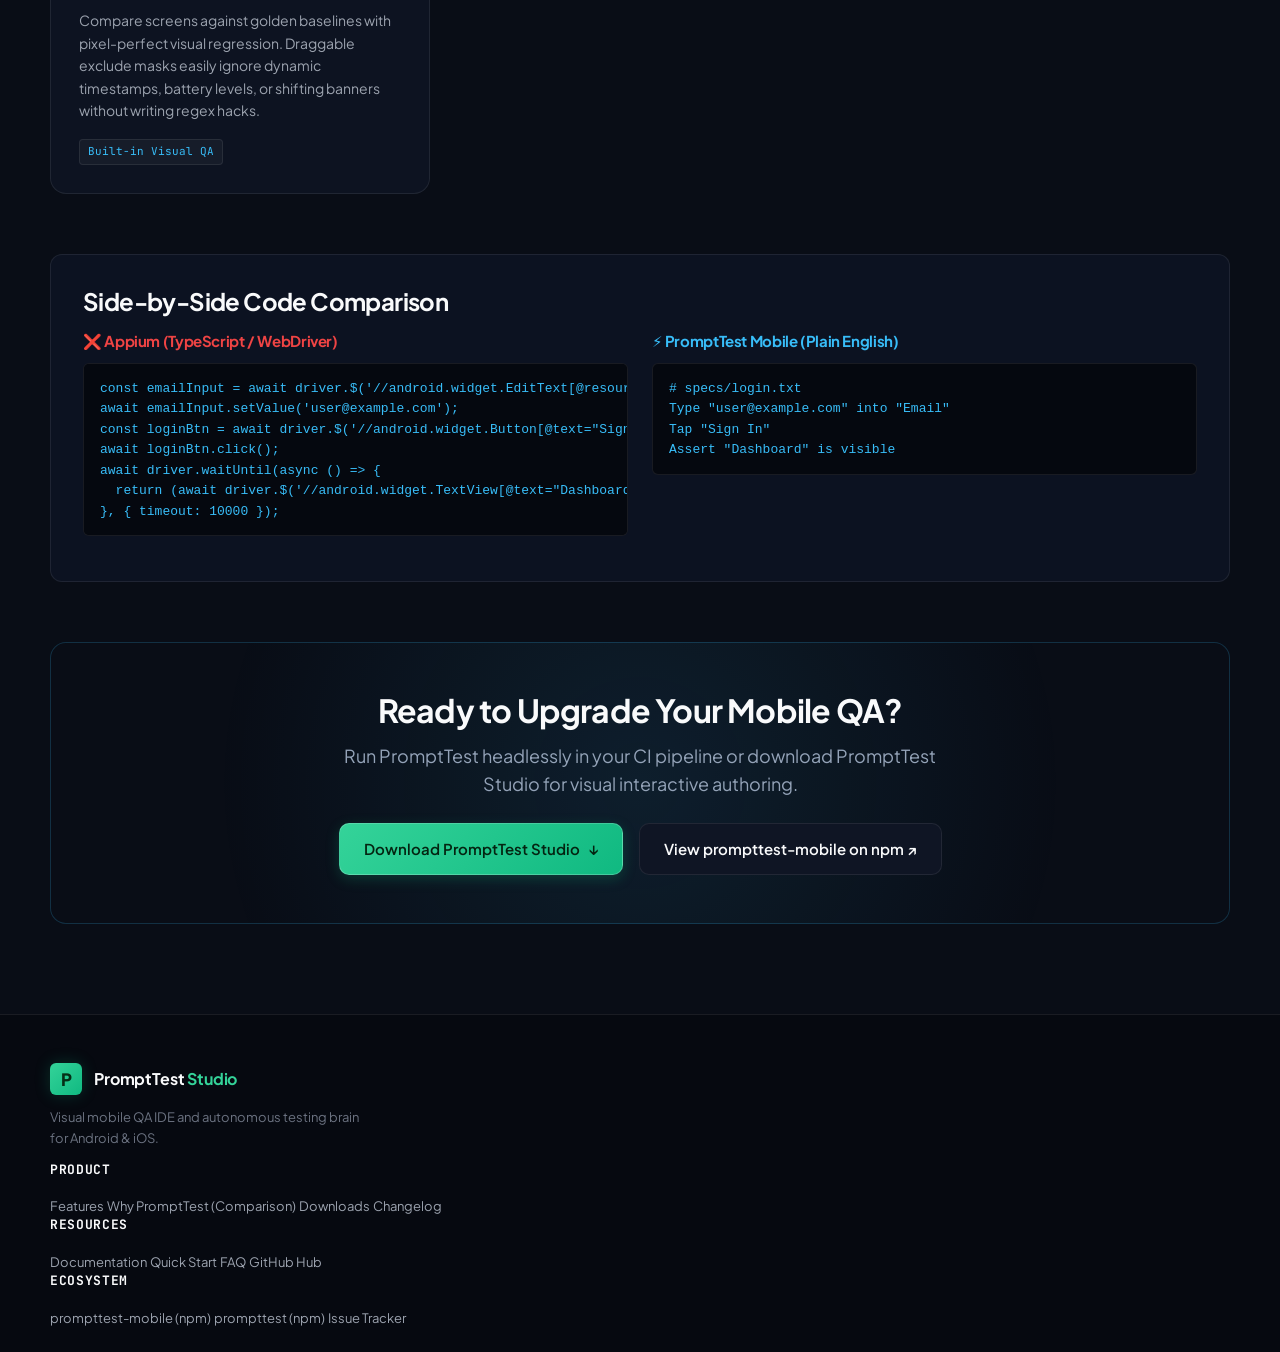
<file: vs-appium.html>
<!doctype html>
<html lang="en">
  <head>
    <meta charset="utf-8" />
    <meta name="viewport" content="width=device-width, initial-scale=1" />
    <meta name="description" content="In-depth comparison between PromptTest Mobile and Appium. Compare setup time, execution speed, plain-English syntax, visual regression, and maintenance." />
    <meta name="keywords" content="Appium alternative, Appium vs PromptTest, Detox alternative, mobile test automation comparison, faster Appium alternative, React Native testing comparison, Flutter QA automation" />
    <meta name="author" content="ShriRam Singh" />
    <link rel="canonical" href="https://shriramsingh.github.io/prompttest-studio-site/vs-appium.html" />
    <meta property="og:title" content="PromptTest Mobile vs Appium | Why Teams Choose PromptTest" />
    <meta property="og:description" content="Compare setup speed, syntax, visual regression, and test reliability between PromptTest Mobile and Appium." />
    <meta property="og:url" content="https://shriramsingh.github.io/prompttest-studio-site/vs-appium.html" />
    <title>PromptTest Mobile vs Appium (2026 Comparison) | Fast Appium Alternative</title>
    <link rel="icon" type="image/svg+xml" href="assets/favicon.svg" />
    <link rel="stylesheet" href="styles/styles.css?v=2.2" />
  </head>
  <body>
    <!-- Navigation Header -->
    <header class="header-wrap">
      <div class="shell nav">
        <a class="brand" href="index.html">
          <span class="brand-mark">P</span>
          <span>PromptTest <strong>Studio</strong></span>
        </a>
        <nav class="nav-links">
          <a href="features.html">Features</a>
          <a href="getting-started.html">Get Started</a>
          <a href="downloads.html">Downloads</a>
          <a href="studio.html">Docs</a>
          <a href="changelog.html">Changelog</a>
          <a href="faq.html">FAQ</a>
          <a href="contact.html">Community</a>
        </nav>
        <div class="nav-actions">
          <a class="btn btn-primary btn-download-primary" href="downloads.html">
            <span>Download Studio</span>
            <span>↓</span>
          </a>
          <button class="nav-toggle" aria-label="Toggle navigation menu" aria-expanded="false">
            <svg fill="none" stroke="currentColor" viewBox="0 0 24 24" stroke-width="2">
              <path stroke-linecap="round" stroke-linejoin="round" d="M4 6h16M4 12h16M4 18h16"/>
            </svg>
          </button>
        </div>
      </div>
    </header>

    <!-- Main Content -->
    <main class="shell page-container">
      <div class="page-header" style="text-align: center; max-width: 820px; margin: 0 auto 48px auto;">
        <span class="eyebrow" style="color: #38bdf8; font-weight: 600; text-transform: uppercase; letter-spacing: 0.08em;">Framework Comparison</span>
        <h1 style="font-size: clamp(32px, 4vw, 44px); line-height: 1.2; margin: 12px 0;">PromptTest Mobile vs. <span class="gradient-text">Appium</span></h1>
        <p class="lede" style="font-size: 18px; color: #94a3b8; line-height: 1.6;">
          Why modern mobile engineering teams at React Native, Expo, Flutter, and Native Android shops are switching from heavy WebDriver servers to zero-instrumentation native testing.
        </p>
      </div>

      <!-- Comparison Matrix Table -->
      <section style="margin-bottom: 60px;">
        <div style="overflow-x: auto; background: rgba(15, 23, 42, 0.6); border: 1px solid rgba(255, 255, 255, 0.08); border-radius: 12px; padding: 24px;">
          <table class="docs-table" style="width: 100%; border-collapse: collapse;">
            <thead>
              <tr style="border-bottom: 2px solid rgba(255, 255, 255, 0.1);">
                <th style="text-align: left; padding: 14px 16px; font-size: 15px; color: #cbd5e1;">Feature / Capability</th>
                <th style="text-align: left; padding: 14px 16px; font-size: 15px; color: #ef4444;">Appium</th>
                <th style="text-align: left; padding: 14px 16px; font-size: 15px; color: #f59e0b;">Detox</th>
                <th style="text-align: left; padding: 14px 16px; font-size: 15px; color: #38bdf8; font-weight: bold;">⚡ PromptTest Mobile</th>
              </tr>
            </thead>
            <tbody>
              <tr style="border-bottom: 1px solid rgba(255, 255, 255, 0.05);">
                <td style="padding: 14px 16px; font-weight: 600;">Setup Time</td>
                <td style="padding: 14px 16px; color: #94a3b8;">1–2 hours (Java, Node, Appium Server, UIAutomator2)</td>
                <td style="padding: 14px 16px; color: #94a3b8;">45+ mins (Native build configuration, pods)</td>
                <td style="padding: 14px 16px; color: #38bdf8; font-weight: 600;">⚡ 0 seconds (Instant via <code>npx prompttest-mobile</code>)</td>
              </tr>
              <tr style="border-bottom: 1px solid rgba(255, 255, 255, 0.05);">
                <td style="padding: 14px 16px; font-weight: 600;">App Instrumentation</td>
                <td style="padding: 14px 16px; color: #94a3b8;">Requires background daemon & server connection</td>
                <td style="padding: 14px 16px; color: #94a3b8;">Requires test runner compiled inside application</td>
                <td style="padding: 14px 16px; color: #38bdf8; font-weight: 600;">✅ Zero instrumentation (Connects to raw APK/app)</td>
              </tr>
              <tr style="border-bottom: 1px solid rgba(255, 255, 255, 0.05);">
                <td style="padding: 14px 16px; font-weight: 600;">Test Authoring Language</td>
                <td style="padding: 14px 16px; color: #94a3b8;">Complex code (Java, Python, TS with XPath/IDs)</td>
                <td style="padding: 14px 16px; color: #94a3b8;">JavaScript / TypeScript matchers</td>
                <td style="padding: 14px 16px; color: #38bdf8; font-weight: 600;">📝 Plain-English natural language scripts</td>
              </tr>
              <tr style="border-bottom: 1px solid rgba(255, 255, 255, 0.05);">
                <td style="padding: 14px 16px; font-weight: 600;">Element Locators</td>
                <td style="padding: 14px 16px; color: #94a3b8;">Fragile XPath selectors that break on design changes</td>
                <td style="padding: 14px 16px; color: #94a3b8;">Strict <code>testID</code> properties required</td>
                <td style="padding: 14px 16px; color: #38bdf8; font-weight: 600;">🤖 Self-healing AI heuristic matchers</td>
              </tr>
              <tr style="border-bottom: 1px solid rgba(255, 255, 255, 0.05);">
                <td style="padding: 14px 16px; font-weight: 600;">Visual Regression Testing</td>
                <td style="padding: 14px 16px; color: #94a3b8;">Requires external third-party plugins</td>
                <td style="padding: 14px 16px; color: #94a3b8;">Not built-in</td>
                <td style="padding: 14px 16px; color: #38bdf8; font-weight: 600;">📸 Built-in pixel diff with draggable exclude masks</td>
              </tr>
              <tr style="border-bottom: 1px solid rgba(255, 255, 255, 0.05);">
                <td style="padding: 14px 16px; font-weight: 600;">Autonomous App Exploration</td>
                <td style="padding: 14px 16px; color: #94a3b8;">None (Manual scripts only)</td>
                <td style="padding: 14px 16px; color: #94a3b8;">None</td>
                <td style="padding: 14px 16px; color: #38bdf8; font-weight: 600;">🧠 Autonomous state-graph AI crawler (0-code)</td>
              </tr>
              <tr>
                <td style="padding: 14px 16px; font-weight: 600;">Visual Desktop IDE</td>
                <td style="padding: 14px 16px; color: #94a3b8;">Appium Inspector (Slow, inspect-only)</td>
                <td style="padding: 14px 16px; color: #94a3b8;">None (CLI only)</td>
                <td style="padding: 14px 16px; color: #38bdf8; font-weight: 600;">🖥️ PromptTest Studio (Interactive mirror + inspector)</td>
              </tr>
            </tbody>
          </table>
        </div>
      </section>

      <!-- 4 Pillars of Difference -->
      <section style="margin-bottom: 60px;">
        <h2 style="font-size: 28px; text-align: center; margin-bottom: 36px;">Why Teams Make the Switch</h2>
        <div class="bento-grid">
          <div class="bento-card">
            <div class="bento-icon">
              <svg viewBox="0 0 24 24"><path d="M13 2L3 14h9l-1 8 10-12h-9l1-8z"/></svg>
            </div>
            <h3>1. Zero Setup Overhead</h3>
            <p>Appium requires installing Java JDK, configuring ANDROID_HOME, installing Appium Server v2, drivers, and device daemons. PromptTest connects directly to local ADB streams instantly with zero global dependencies.</p>
            <span class="bento-pill">Run in 5 Seconds</span>
          </div>

          <div class="bento-card">
            <div class="bento-icon">
              <svg viewBox="0 0 24 24"><path d="M4 19.5A2.5 2.5 0 0 1 6.5 17H20"/><path d="M6.5 2H20v20H6.5A2.5 2.5 0 0 1 4 19.5v-15A2.5 2.5 0 0 1 6.5 2z"/></svg>
            </div>
            <h3>2. Plain-English Scripts</h3>
            <p>Instead of maintaining 50 lines of boilerplate WebDriver code with fragile XPath selectors, PromptTest lets QA and product teams write tests in human language: <code>Tap "Sign In"</code>, <code>Assert "Welcome" is visible</code>.</p>
            <span class="bento-pill">Readable by Anyone</span>
          </div>

          <div class="bento-card">
            <div class="bento-icon">
              <svg viewBox="0 0 24 24"><path d="M12 22s8-4 8-10V5l-8-3-8 3v7c0 6 8 10 8 10z"/></svg>
            </div>
            <h3>3. Self-Healing Heuristics</h3>
            <p>When button text changes from <code>Cart (2)</code> to <code>Cart (5)</code>, traditional Appium scripts fail immediately. PromptTest's heuristic resolver automatically adapts to dynamic text counts and slight layout shifts.</p>
            <span class="bento-pill">Eliminates Test Flakiness</span>
          </div>

          <div class="bento-card">
            <div class="bento-icon">
              <svg viewBox="0 0 24 24"><rect x="3" y="3" width="18" height="18" rx="2"/><circle cx="8.5" cy="8.5" r="1.5"/><path d="M21 15l-5-5L5 21"/></svg>
            </div>
            <h3>4. Visual Pixel Diff & Masks</h3>
            <p>Compare screens against golden baselines with pixel-perfect visual regression. Draggable exclude masks easily ignore dynamic timestamps, battery levels, or shifting banners without writing regex hacks.</p>
            <span class="bento-pill">Built-in Visual QA</span>
          </div>
        </div>
      </section>

      <!-- Code Snippet Comparison -->
      <section style="margin-bottom: 60px; background: rgba(15, 23, 42, 0.6); border: 1px solid rgba(255, 255, 255, 0.08); border-radius: 12px; padding: 32px;">
        <h2 style="font-size: 24px; margin-bottom: 16px;">Side-by-Side Code Comparison</h2>
        <div style="display: grid; grid-template-columns: repeat(auto-fit, minmax(320px, 1fr)); gap: 24px;">
          <div>
            <h4 style="color: #ef4444; margin-bottom: 8px;">❌ Appium (TypeScript / WebDriver)</h4>
            <pre class="code-box" style="font-size: 13px; line-height: 1.5;"><code>const emailInput = await driver.$('//android.widget.EditText[@resource-id="com.app:id/email"]');
await emailInput.setValue('user@example.com');
const loginBtn = await driver.$('//android.widget.Button[@text="Sign In"]');
await loginBtn.click();
await driver.waitUntil(async () => {
  return (await driver.$('//android.widget.TextView[@text="Dashboard"]')).isDisplayed();
}, { timeout: 10000 });</code></pre>
          </div>
          <div>
            <h4 style="color: #38bdf8; margin-bottom: 8px;">⚡ PromptTest Mobile (Plain English)</h4>
            <pre class="code-box" style="font-size: 13px; line-height: 1.5;"><code># specs/login.txt
Type "user@example.com" into "Email"
Tap "Sign In"
Assert "Dashboard" is visible</code></pre>
          </div>
        </div>
      </section>

      <!-- Call to Action -->
      <section style="text-align: center; padding: 48px 24px; background: radial-gradient(circle at center, rgba(56, 189, 248, 0.1) 0%, transparent 70%); border: 1px solid rgba(56, 189, 248, 0.2); border-radius: 16px;">
        <h2 style="font-size: 32px; margin-bottom: 12px;">Ready to Upgrade Your Mobile QA?</h2>
        <p style="color: #94a3b8; font-size: 18px; max-width: 600px; margin: 0 auto 24px auto;">
          Run PromptTest headlessly in your CI pipeline or download PromptTest Studio for visual interactive authoring.
        </p>
        <div style="display: flex; gap: 16px; justify-content: center; flex-wrap: wrap;">
          <a class="btn btn-primary btn-lg" href="downloads.html">
            <span>Download PromptTest Studio</span>
            <span>↓</span>
          </a>
          <a class="btn btn-secondary btn-lg" href="https://www.npmjs.com/package/prompttest-mobile" target="_blank" rel="noreferrer">
            <span>View prompttest-mobile on npm ↗</span>
          </a>
        </div>
      </section>
    </main>

    <!-- Footer -->
    <footer class="footer-wrap">
      <div class="shell footer">
        <div class="footer-brand">
          <a class="brand" href="index.html">
            <span class="brand-mark">P</span>
            <span>PromptTest <strong>Studio</strong></span>
          </a>
          <p class="footer-tagline">Visual mobile QA IDE and autonomous testing brain for Android & iOS.</p>
        </div>
        <div class="footer-links">
          <div class="footer-col">
            <h4>Product</h4>
            <a href="features.html">Features</a>
            <a href="vs-appium.html">Why PromptTest (Comparison)</a>
            <a href="downloads.html">Downloads</a>
            <a href="changelog.html">Changelog</a>
          </div>
          <div class="footer-col">
            <h4>Resources</h4>
            <a href="studio.html">Documentation</a>
            <a href="getting-started.html">Quick Start</a>
            <a href="faq.html">FAQ</a>
            <a href="https://github.com/shriramsingh/prompttest-community">GitHub Hub</a>
          </div>
          <div class="footer-col">
            <h4>Ecosystem</h4>
            <a href="https://www.npmjs.com/package/prompttest-mobile" target="_blank" rel="noreferrer">prompttest-mobile (npm)</a>
            <a href="https://www.npmjs.com/package/prompttest" target="_blank" rel="noreferrer">prompttest (npm)</a>
            <a href="https://github.com/shriramsingh/prompttest-community/issues" target="_blank" rel="noreferrer">Issue Tracker</a>
          </div>
        </div>
      </div>
    </footer>
  </body>
</html>
</file>
<file: styles/styles.css>
@import url('https://fonts.googleapis.com/css2?family=JetBrains+Mono:wght@400;500;600&family=Plus+Jakarta+Sans:wght@400;500;600;700;800&display=swap');

:root {
  --bg: #090d16;
  --bg-surface: #0f1524;
  --bg-surface-raised: #151e32;
  --bg-card: rgba(17, 24, 39, 0.7);
  --bg-card-hover: rgba(23, 32, 51, 0.85);
  
  --border: rgba(255, 255, 255, 0.08);
  --border-subtle: rgba(255, 255, 255, 0.04);
  --border-focus: rgba(16, 185, 129, 0.4);
  
  --text: #f9fafb;
  --text-muted: #9ca3af;
  --text-dim: #6b7280;
  
  --accent: #10b981;
  --accent-light: #34d399;
  --accent-glow: rgba(16, 185, 129, 0.22);
  --accent-cyan: #38bdf8;
  
  --font-sans: 'Plus Jakarta Sans', system-ui, -apple-system, BlinkMacSystemFont, 'Segoe UI', Roboto, Helvetica, Arial, sans-serif;
  --font-mono: 'JetBrains Mono', ui-monospace, SFMono-Regular, Menlo, Monaco, Consolas, monospace;
  
  --radius-sm: 6px;
  --radius-md: 10px;
  --radius-lg: 16px;
  --radius-xl: 24px;
  
  --shadow-sm: 0 1px 2px 0 rgba(0, 0, 0, 0.05);
  --shadow-card: 0 10px 30px -10px rgba(0, 0, 0, 0.5), 0 0 1px 1px var(--border);
  --shadow-glow: 0 0 40px -10px var(--accent-glow);
}

*, *::before, *::after {
  box-sizing: border-box;
}

html {
  scroll-behavior: smooth;
  color-scheme: dark;
}

body {
  margin: 0;
  background-color: var(--bg);
  color: var(--text);
  font-family: var(--font-sans);
  font-size: 15px;
  line-height: 1.6;
  -webkit-font-smoothing: antialiased;
  -moz-osx-font-smoothing: grayscale;
  min-height: 100vh;
  display: flex;
  flex-direction: column;
}

/* Background mesh */
body::before {
  content: "";
  position: fixed;
  inset: 0;
  pointer-events: none;
  z-index: -1;
  background: 
    radial-gradient(circle at 50% 0%, rgba(16, 185, 129, 0.08), transparent 45%),
    radial-gradient(circle at 90% 20%, rgba(56, 189, 248, 0.05), transparent 40%),
    linear-gradient(to bottom, transparent, var(--bg) 80%);
}

.shell {
  width: min(1180px, calc(100% - 40px));
  margin-left: auto;
  margin-right: auto;
}

/* Typography */
h1, h2, h3, h4, h5 {
  color: var(--text);
  font-weight: 700;
  line-height: 1.2;
  margin: 0 0 0.5em;
  letter-spacing: -0.025em;
}

h1 {
  font-size: clamp(34px, 4.8vw, 58px);
  font-weight: 800;
  letter-spacing: -0.035em;
}

h2 {
  font-size: clamp(26px, 3.2vw, 40px);
}

h3 {
  font-size: 20px;
}

p {
  margin: 0 0 1em;
}

a {
  color: var(--accent-light);
  text-decoration: none;
  transition: color 0.15s ease;
}

a:hover {
  color: #fff;
}

.gradient-text {
  background: linear-gradient(135deg, #ffffff 40%, var(--accent-light) 100%);
  -webkit-background-clip: text;
  -webkit-text-fill-color: transparent;
}

/* Header & Nav */
.header-wrap {
  position: sticky;
  top: 0;
  z-index: 100;
  background: rgba(9, 13, 22, 0.8);
  backdrop-filter: blur(16px);
  -webkit-backdrop-filter: blur(16px);
  border-bottom: 1px solid var(--border);
}

.nav {
  height: 72px;
  display: flex;
  align-items: center;
  justify-content: space-between;
  gap: 24px;
}

.brand {
  display: flex;
  align-items: center;
  gap: 12px;
  color: var(--text);
  font-size: 16px;
  font-weight: 700;
  letter-spacing: -0.01em;
  text-decoration: none;
}

.brand-mark {
  display: grid;
  place-items: center;
  width: 32px;
  height: 32px;
  background: linear-gradient(135deg, var(--accent-light), var(--accent));
  color: #052e16;
  font-weight: 800;
  font-size: 17px;
  border-radius: var(--radius-sm);
  box-shadow: 0 0 16px var(--accent-glow);
}

.brand span strong {
  color: var(--accent-light);
}

.nav-links {
  display: flex;
  align-items: center;
  gap: 8px;
}

.nav-links a {
  padding: 8px 14px;
  border-radius: var(--radius-sm);
  color: var(--text-muted);
  font-size: 14px;
  font-weight: 500;
  transition: all 0.15s ease;
}

.nav-links a:hover {
  color: var(--text);
  background: rgba(255, 255, 255, 0.05);
}

.nav-links a.active {
  color: var(--accent-light);
  background: rgba(16, 185, 129, 0.08);
}

.nav-actions {
  display: flex;
  align-items: center;
  gap: 12px;
}

/* Nav toggle button for mobile */
.nav-toggle {
  display: none;
  background: transparent;
  border: 1px solid var(--border);
  color: var(--text);
  padding: 8px 10px;
  border-radius: var(--radius-sm);
  cursor: pointer;
}

.nav-toggle svg {
  display: block;
  width: 20px;
  height: 20px;
}

/* Buttons */
.btn {
  display: inline-flex;
  align-items: center;
  justify-content: center;
  gap: 8px;
  padding: 10px 18px;
  border-radius: var(--radius-sm);
  font-size: 14px;
  font-weight: 600;
  cursor: pointer;
  transition: all 0.2s cubic-bezier(0.16, 1, 0.3, 1);
  text-decoration: none;
  white-space: nowrap;
}

.btn-primary {
  background: linear-gradient(135deg, var(--accent-light), var(--accent));
  color: #042411;
  box-shadow: 0 4px 14px var(--accent-glow);
  border: 1px solid rgba(255, 255, 255, 0.2);
}

.btn-primary:hover {
  background: linear-gradient(135deg, #4ade80, var(--accent-light));
  color: #021a0b;
  transform: translateY(-1px);
  box-shadow: 0 6px 20px rgba(16, 185, 129, 0.35);
}

.btn-secondary {
  background: var(--bg-surface);
  border: 1px solid var(--border);
  color: var(--text);
}

.btn-secondary:hover {
  background: var(--bg-surface-raised);
  border-color: rgba(255, 255, 255, 0.16);
  color: #fff;
  transform: translateY(-1px);
}

.btn-lg {
  padding: 13px 24px;
  font-size: 15px;
  border-radius: var(--radius-md);
}

/* Hero Section */
.hero {
  padding: 68px 0 80px;
  text-align: center;
}

.hero-pill {
  display: inline-flex;
  align-items: center;
  gap: 8px;
  padding: 5px 14px;
  background: rgba(16, 185, 129, 0.08);
  border: 1px solid rgba(16, 185, 129, 0.25);
  border-radius: 9999px;
  font-size: 13px;
  font-weight: 500;
  color: var(--accent-light);
  margin-bottom: 24px;
  text-decoration: none;
  transition: border-color 0.15s ease;
}

.hero-pill:hover {
  border-color: var(--accent-light);
  color: #fff;
}

.hero-pill .dot {
  width: 7px;
  height: 7px;
  background: var(--accent-light);
  border-radius: 50%;
  box-shadow: 0 0 10px var(--accent-light);
}

.hero h1 {
  max-width: 820px;
  margin: 0 auto 20px;
}

.hero-lede {
  max-width: 640px;
  margin: 0 auto 32px;
  color: var(--text-muted);
  font-size: 17px;
  line-height: 1.6;
}

.hero-cta {
  display: flex;
  align-items: center;
  justify-content: center;
  gap: 16px;
  flex-wrap: wrap;
  margin-bottom: 16px;
}

.hero-meta {
  color: var(--text-dim);
  font-size: 13px;
  font-family: var(--font-mono);
  display: flex;
  align-items: center;
  justify-content: center;
  gap: 16px;
  flex-wrap: wrap;
}

.hero-meta span {
  display: inline-flex;
  align-items: center;
  gap: 6px;
}

/* IDE & Phone Mockup */
.mockup-container {
  margin: 54px auto 0;
  max-width: 1040px;
  position: relative;
}

.mockup-glow {
  position: absolute;
  inset: -20px 10%;
  background: radial-gradient(ellipse at 50% 40%, rgba(16, 185, 129, 0.15), transparent 70%);
  filter: blur(50px);
  z-index: 0;
  pointer-events: none;
}

.studio-window {
  position: relative;
  z-index: 1;
  background: #0d121f;
  border: 1px solid rgba(255, 255, 255, 0.1);
  border-radius: var(--radius-lg);
  box-shadow: 0 25px 60px -15px rgba(0, 0, 0, 0.8), 0 0 0 1px rgba(255, 255, 255, 0.05);
  overflow: hidden;
  text-align: left;
}

.window-titlebar {
  height: 42px;
  background: #0a0e19;
  border-bottom: 1px solid var(--border);
  display: flex;
  align-items: center;
  padding: 0 16px;
  gap: 14px;
  font-family: var(--font-mono);
  font-size: 12px;
  color: var(--text-dim);
}

.traffic-lights {
  display: flex;
  gap: 7px;
}

.traffic-lights span {
  width: 11px;
  height: 11px;
  border-radius: 50%;
  background: #2b3547;
}

.traffic-lights span:nth-child(1) { background: #ef4444; }
.traffic-lights span:nth-child(2) { background: #f59e0b; }
.traffic-lights span:nth-child(3) { background: #10b981; }

.window-title {
  margin-left: 6px;
  color: var(--text-muted);
}

.device-badge {
  margin-left: auto;
  display: inline-flex;
  align-items: center;
  gap: 6px;
  background: rgba(16, 185, 129, 0.1);
  border: 1px solid rgba(16, 185, 129, 0.25);
  padding: 3px 10px;
  border-radius: 9999px;
  color: var(--accent-light);
  font-size: 11px;
}

.device-badge .pulse {
  width: 6px;
  height: 6px;
  border-radius: 50%;
  background: var(--accent-light);
  box-shadow: 0 0 8px var(--accent-light);
}

.window-body {
  display: grid;
  grid-template-columns: 56px 1fr 340px;
  min-height: 440px;
}

/* Mockup Sidebar */
.mockup-sidebar {
  background: #090d16;
  border-right: 1px solid var(--border);
  display: flex;
  flex-direction: column;
  align-items: center;
  padding: 16px 0;
  gap: 20px;
}

.mockup-sidebar-icon {
  width: 34px;
  height: 34px;
  border-radius: var(--radius-sm);
  display: grid;
  place-items: center;
  color: var(--text-dim);
  font-size: 16px;
  transition: all 0.15s ease;
}

.mockup-sidebar-icon.active {
  background: rgba(16, 185, 129, 0.12);
  color: var(--accent-light);
  border: 1px solid rgba(16, 185, 129, 0.3);
}

/* Mockup Device Canvas */
.mockup-canvas {
  background: #0f1422;
  padding: 24px;
  display: flex;
  flex-direction: column;
  align-items: center;
  justify-content: center;
  position: relative;
}

.canvas-device-frame {
  width: 220px;
  height: 380px;
  background: #04070e;
  border: 5px solid #202b3e;
  border-radius: 28px;
  position: relative;
  overflow: hidden;
  box-shadow: 0 15px 35px rgba(0, 0, 0, 0.5);
}

.device-camera {
  position: absolute;
  top: 10px;
  left: 50%;
  transform: translateX(-50%);
  width: 10px;
  height: 10px;
  background: #202b3e;
  border-radius: 50%;
  z-index: 5;
}

.device-screen {
  padding: 34px 14px 14px;
  height: 100%;
  display: flex;
  flex-direction: column;
  background: linear-gradient(180deg, #131d2e 0%, #0d1522 100%);
  position: relative;
}

.screen-app-bar {
  font-size: 11px;
  font-weight: 700;
  color: #fff;
  margin-bottom: 20px;
  display: flex;
  justify-content: space-between;
}

.screen-card {
  background: rgba(255, 255, 255, 0.05);
  border-radius: var(--radius-sm);
  padding: 12px;
  margin-bottom: 14px;
}

.screen-input {
  height: 28px;
  background: rgba(0, 0, 0, 0.3);
  border: 1px solid rgba(255, 255, 255, 0.1);
  border-radius: 4px;
  margin-bottom: 10px;
  padding: 4px 8px;
  font-size: 10px;
  color: var(--text-muted);
}

/* Inspected Element Overlay */
.inspected-target {
  position: relative;
  background: var(--accent);
  color: #042411;
  font-weight: 700;
  font-size: 11px;
  text-align: center;
  padding: 8px;
  border-radius: 5px;
  box-shadow: 0 0 0 2px var(--accent-light), 0 0 16px var(--accent-glow);
  animation: pulseTarget 2s infinite ease-in-out;
}

@keyframes pulseTarget {
  0%, 100% { box-shadow: 0 0 0 2px var(--accent-light), 0 0 14px var(--accent-glow); }
  50% { box-shadow: 0 0 0 3px #fff, 0 0 22px rgba(16, 185, 129, 0.6); }
}

.target-tooltip {
  position: absolute;
  top: -30px;
  left: 50%;
  transform: translateX(-50%);
  background: #021a0b;
  border: 1px solid var(--accent);
  color: var(--accent-light);
  font-family: var(--font-mono);
  font-size: 9px;
  padding: 3px 6px;
  border-radius: 4px;
  white-space: nowrap;
}

/* Mockup Stream & Spec panel */
.mockup-panel {
  background: #0b0f1a;
  border-left: 1px solid var(--border);
  display: flex;
  flex-direction: column;
}

.panel-header {
  height: 42px;
  border-bottom: 1px solid var(--border);
  display: flex;
  align-items: center;
  justify-content: space-between;
  padding: 0 16px;
  font-size: 12px;
  font-weight: 600;
  color: var(--text-muted);
}

.panel-body {
  padding: 16px;
  flex: 1;
  overflow: auto;
  font-family: var(--font-mono);
  font-size: 12px;
}

.stream-step {
  display: flex;
  align-items: flex-start;
  gap: 10px;
  padding: 10px 12px;
  background: rgba(255, 255, 255, 0.02);
  border: 1px solid var(--border);
  border-radius: var(--radius-sm);
  margin-bottom: 8px;
  line-height: 1.4;
}

.stream-step.pass {
  border-left: 3px solid var(--accent);
}

.stream-step.active {
  border-left: 3px solid var(--accent-cyan);
  background: rgba(56, 189, 248, 0.06);
}

.step-icon {
  font-weight: 800;
  font-size: 13px;
}

.stream-step.pass .step-icon { color: var(--accent); }
.stream-step.active .step-icon { color: var(--accent-cyan); }

.step-text {
  flex: 1;
  color: var(--text);
}

.step-time {
  color: var(--text-dim);
  font-size: 10px;
}

/* Trust / Proof ribbon */
.proof-strip {
  padding: 24px 0;
  border-top: 1px solid var(--border);
  border-bottom: 1px solid var(--border);
  background: rgba(15, 21, 36, 0.4);
  margin: 70px 0;
}

.proof-strip .shell {
  display: flex;
  justify-content: space-around;
  align-items: center;
  flex-wrap: wrap;
  gap: 20px;
  color: var(--text-muted);
  font-family: var(--font-mono);
  font-size: 12px;
  text-transform: uppercase;
  letter-spacing: 0.06em;
}

.proof-strip span {
  display: flex;
  align-items: center;
  gap: 8px;
}

.proof-strip span strong {
  color: var(--text);
}

/* Feature Bento Grid */
.section {
  padding: 70px 0;
}

.section-head {
  text-align: center;
  max-width: 680px;
  margin: 0 auto 50px;
}

.eyebrow {
  color: var(--accent-light);
  font-family: var(--font-mono);
  font-size: 12px;
  font-weight: 600;
  letter-spacing: 0.1em;
  text-transform: uppercase;
  margin-bottom: 12px;
  display: block;
}

.section-head p {
  color: var(--text-muted);
  font-size: 16px;
}

.bento-grid {
  display: grid;
  grid-template-columns: repeat(3, 1fr);
  gap: 20px;
}

.bento-card {
  background: var(--bg-card);
  border: 1px solid var(--border);
  border-radius: var(--radius-lg);
  padding: 28px;
  transition: all 0.25s ease;
  display: flex;
  flex-direction: column;
}

.bento-card:hover {
  background: var(--bg-card-hover);
  border-color: var(--card-border-hover);
  transform: translateY(-2px);
  box-shadow: var(--shadow-glow);
}

.bento-icon {
  width: 44px;
  height: 44px;
  border-radius: var(--radius-md);
  background: rgba(16, 185, 129, 0.1);
  border: 1px solid rgba(16, 185, 129, 0.2);
  color: var(--accent-light);
  display: grid;
  place-items: center;
  font-size: 20px;
  margin-bottom: 20px;
}

.bento-card h3 {
  margin-bottom: 10px;
}

.bento-card p {
  color: var(--text-muted);
  font-size: 14px;
  line-height: 1.6;
  margin-bottom: 18px;
  flex: 1;
}

.bento-pill {
  align-self: flex-start;
  font-family: var(--font-mono);
  font-size: 11px;
  background: rgba(255, 255, 255, 0.04);
  border: 1px solid var(--border);
  padding: 3px 8px;
  border-radius: 4px;
  color: var(--accent-cyan);
}

/* Workflow Steps */
.workflow-grid {
  display: grid;
  grid-template-columns: repeat(3, 1fr);
  gap: 24px;
  margin-top: 40px;
}

.step-card {
  position: relative;
  background: var(--bg-surface);
  border: 1px solid var(--border);
  border-radius: var(--radius-lg);
  padding: 32px 24px;
}

.step-number {
  font-family: var(--font-mono);
  font-size: 24px;
  font-weight: 800;
  color: var(--accent);
  margin-bottom: 14px;
}

.step-card h3 {
  margin-bottom: 10px;
}

.step-card p {
  color: var(--text-muted);
  font-size: 14px;
  line-height: 1.6;
}

.step-card code {
  display: block;
  margin-top: 14px;
  padding: 8px 12px;
  background: #090d16;
  border: 1px solid var(--border);
  border-radius: var(--radius-sm);
  font-family: var(--font-mono);
  font-size: 12px;
  color: var(--accent-light);
}

/* CTA Banner */
.cta-banner {
  margin: 60px 0 80px;
  background: linear-gradient(135deg, rgba(16, 185, 129, 0.12) 0%, rgba(15, 21, 36, 0.9) 100%);
  border: 1px solid rgba(16, 185, 129, 0.3);
  border-radius: var(--radius-xl);
  padding: 56px 40px;
  text-align: center;
  position: relative;
  overflow: hidden;
}

.cta-banner h2 {
  max-width: 600px;
  margin: 0 auto 16px;
}

.cta-banner p {
  max-width: 520px;
  margin: 0 auto 30px;
  color: var(--text-muted);
  font-size: 16px;
}

.cta-actions {
  display: flex;
  justify-content: center;
  align-items: center;
  gap: 16px;
  flex-wrap: wrap;
}

/* Documentation / Page Shell */
.page-container {
  padding: 50px 0 90px;
  flex: 1;
}

.page-header {
  margin-bottom: 40px;
}

.page-header h1 {
  margin-bottom: 14px;
}

.page-header .lede {
  color: var(--text-muted);
  font-size: 17px;
  max-width: 720px;
  line-height: 1.6;
}

/* Download Center Card */
.download-hero-card {
  background: var(--bg-surface);
  border: 1px solid rgba(16, 185, 129, 0.3);
  box-shadow: 0 12px 35px -10px var(--accent-glow);
  border-radius: var(--radius-lg);
  padding: 36px;
  display: flex;
  align-items: center;
  justify-content: space-between;
  gap: 28px;
  margin-bottom: 40px;
}

.download-hero-left h2 {
  font-size: 28px;
  margin-bottom: 8px;
}

.download-hero-left p {
  color: var(--text-muted);
  font-size: 14px;
  margin: 0 0 12px;
}

.download-meta-tags {
  display: flex;
  gap: 12px;
  flex-wrap: wrap;
}

.meta-tag {
  display: inline-flex;
  align-items: center;
  gap: 6px;
  padding: 4px 10px;
  background: rgba(255, 255, 255, 0.04);
  border: 1px solid var(--border);
  border-radius: var(--radius-sm);
  font-family: var(--font-mono);
  font-size: 11px;
  color: var(--text-muted);
}

.meta-tag.highlight {
  color: var(--accent-light);
  border-color: rgba(16, 185, 129, 0.3);
  background: rgba(16, 185, 129, 0.08);
}

/* Platform Cards Grid */
.platform-grid {
  display: grid;
  grid-template-columns: repeat(3, 1fr);
  gap: 24px;
  margin: 36px 0;
}

.platform-card {
  background: var(--bg-surface);
  border: 1px solid var(--border);
  border-radius: var(--radius-lg);
  padding: 32px 28px;
  display: flex;
  flex-direction: column;
  position: relative;
  transition: all 0.2s ease;
}

.platform-card.active {
  border-color: rgba(16, 185, 129, 0.4);
  box-shadow: 0 10px 30px -10px var(--accent-glow);
  background: linear-gradient(180deg, rgba(16, 185, 129, 0.04) 0%, var(--bg-surface) 100%);
}

.platform-card.upcoming {
  opacity: 0.8;
  border-style: dashed;
}

.platform-card:hover {
  transform: translateY(-2px);
  border-color: rgba(255, 255, 255, 0.2);
}

.platform-card.active:hover {
  border-color: var(--accent-light);
}

.platform-header {
  display: flex;
  align-items: center;
  justify-content: space-between;
  margin-bottom: 20px;
}

.platform-icon {
  width: 48px;
  height: 48px;
  border-radius: var(--radius-md);
  background: rgba(255, 255, 255, 0.04);
  border: 1px solid var(--border);
  display: grid;
  place-items: center;
  color: var(--text);
}

.platform-card.active .platform-icon {
  background: rgba(16, 185, 129, 0.12);
  border-color: rgba(16, 185, 129, 0.3);
  color: var(--accent-light);
}

.platform-status-badge {
  font-family: var(--font-mono);
  font-size: 11px;
  font-weight: 600;
  padding: 3px 8px;
  border-radius: 4px;
}

.platform-status-badge.available {
  background: rgba(16, 185, 129, 0.15);
  color: var(--accent-light);
  border: 1px solid rgba(16, 185, 129, 0.3);
}

.platform-status-badge.roadmap {
  background: rgba(255, 255, 255, 0.05);
  color: var(--text-dim);
  border: 1px solid var(--border);
}

.platform-card h3 {
  font-size: 20px;
  margin: 0 0 8px;
}

.platform-card .platform-desc {
  color: var(--text-muted);
  font-size: 13px;
  line-height: 1.6;
  margin-bottom: 20px;
}

.platform-specs {
  list-style: none;
  padding: 0;
  margin: 0 0 28px;
  display: flex;
  flex-direction: column;
  gap: 8px;
  font-size: 13px;
  color: var(--text-muted);
  flex: 1;
}

.platform-specs li {
  display: flex;
  align-items: center;
  gap: 8px;
}

.platform-specs li span {
  color: var(--text-dim);
  font-family: var(--font-mono);
  font-size: 11px;
}

.platform-specs li strong {
  color: var(--text);
}

@media (max-width: 900px) {
  .platform-grid {
    grid-template-columns: 1fr;
  }
}

/* Verification Card */
.verify-card {
  background: var(--bg-surface);
  border: 1px solid var(--border);
  border-radius: var(--radius-md);
  padding: 24px;
  margin-top: 32px;
}

.verify-card h3 {
  font-size: 16px;
  margin-bottom: 8px;
}

/* SmartScreen Alert Box */
.smartscreen-notice {
  background: rgba(30, 58, 138, 0.15);
  border: 1px solid rgba(59, 130, 246, 0.4);
  border-radius: var(--radius-md);
  padding: 24px;
  margin: 32px 0;
  display: flex;
  gap: 20px;
  align-items: flex-start;
}

.smartscreen-icon {
  width: 40px;
  height: 40px;
  border-radius: var(--radius-sm);
  background: rgba(59, 130, 246, 0.2);
  color: #60a5fa;
  display: grid;
  place-items: center;
  flex-shrink: 0;
}

.smartscreen-icon svg {
  width: 22px;
  height: 22px;
  stroke: currentColor;
  stroke-width: 2;
  fill: none;
}

.smartscreen-content h3 {
  font-size: 16px;
  margin: 0 0 6px;
  color: #93c5fd;
}

.smartscreen-content p {
  color: var(--text-muted);
  font-size: 14px;
  margin: 0 0 12px;
  line-height: 1.6;
}

.smartscreen-steps {
  display: flex;
  flex-direction: column;
  gap: 8px;
  background: rgba(10, 15, 26, 0.6);
  border: 1px solid rgba(255, 255, 255, 0.06);
  border-radius: var(--radius-sm);
  padding: 14px 16px;
  font-size: 13px;
  color: var(--text);
}

.smartscreen-steps strong {
  color: #60a5fa;
}

/* Guide Step List for Wi-Fi & Device Setup */
.guide-step-list {
  display: flex;
  flex-direction: column;
  gap: 16px;
  margin: 20px 0;
}

.guide-step-item {
  display: flex;
  gap: 16px;
  background: rgba(255, 255, 255, 0.02);
  border: 1px solid var(--border);
  border-radius: var(--radius-md);
  padding: 20px;
}

.step-badge {
  width: 32px;
  height: 32px;
  border-radius: 50%;
  background: rgba(16, 185, 129, 0.15);
  border: 1px solid var(--accent);
  color: var(--accent-light);
  font-weight: 700;
  font-family: var(--font-mono);
  font-size: 14px;
  display: grid;
  place-items: center;
  flex-shrink: 0;
}

.step-details {
  flex: 1;
}

.step-details h4 {
  font-size: 15px;
  margin: 0 0 6px;
  color: var(--text);
}

.step-details p {
  font-size: 13px;
  color: var(--text-muted);
  margin: 0 0 8px;
  line-height: 1.6;
}

.step-details ul {
  margin: 0;
  padding-left: 18px;
  color: var(--text-muted);
  font-size: 13px;
}

.step-details li {
  margin-bottom: 4px;
}

.verify-card p {
  color: var(--text-muted);
  font-size: 13px;
  margin-bottom: 14px;
}

.code-box {
  background: #05080f;
  border: 1px solid var(--border);
  border-radius: var(--radius-sm);
  padding: 14px 16px;
  font-family: var(--font-mono);
  font-size: 13px;
  color: var(--accent-cyan);
  overflow-x: auto;
  line-height: 1.6;
}

/* FAQ Accordion */
.faq-list {
  display: flex;
  flex-direction: column;
  gap: 12px;
  max-width: 860px;
}

.faq-item {
  background: var(--bg-surface);
  border: 1px solid var(--border);
  border-radius: var(--radius-md);
  overflow: hidden;
  transition: border-color 0.15s ease;
}

.faq-item:hover {
  border-color: rgba(255, 255, 255, 0.15);
}

.faq-item summary {
  padding: 20px 24px;
  cursor: pointer;
  font-size: 16px;
  font-weight: 600;
  list-style: none;
  display: flex;
  justify-content: space-between;
  align-items: center;
  user-select: none;
}

.faq-item summary::-webkit-details-marker {
  display: none;
}

.faq-item summary::after {
  content: "+";
  font-family: var(--font-mono);
  font-size: 20px;
  color: var(--accent-light);
  transition: transform 0.2s ease;
}

.faq-item[open] summary::after {
  content: "−";
}

.faq-content {
  padding: 0 24px 22px;
  color: var(--text-muted);
  font-size: 14px;
  line-height: 1.7;
}

/* Contact Cards */
.contact-grid {
  display: grid;
  grid-template-columns: repeat(3, 1fr);
  gap: 20px;
  margin-top: 32px;
}

.contact-card {
  background: var(--bg-surface);
  border: 1px solid var(--border);
  border-radius: var(--radius-lg);
  padding: 28px;
  display: flex;
  flex-direction: column;
  gap: 12px;
  text-decoration: none !important;
  transition: all 0.2s ease;
}

.contact-card:hover {
  border-color: var(--accent-light);
  background: var(--bg-surface-raised);
  transform: translateY(-2px);
}

.contact-card .card-icon {
  font-size: 24px;
}

.contact-card h3 {
  margin: 0;
  font-size: 18px;
  color: var(--text);
  display: flex;
  align-items: center;
  gap: 8px;
}

.contact-card h3 span {
  color: var(--accent-light);
  font-size: 14px;
}

.contact-card p {
  color: var(--text-muted);
  font-size: 13px;
  margin: 0;
  line-height: 1.6;
}

/* Documentation Content */
.doc-shell {
  max-width: 900px;
  background: var(--bg-surface);
  border: 1px solid var(--border);
  border-radius: var(--radius-lg);
  padding: 44px;
  margin: 0 auto;
}

.doc-shell h2 {
  font-size: 24px;
  border-bottom: 1px solid var(--border);
  padding-bottom: 10px;
  margin-top: 36px;
}

.doc-shell h3 {
  font-size: 18px;
  margin-top: 24px;
}

.doc-shell ul {
  padding-left: 20px;
  color: var(--text-muted);
}

.doc-shell li {
  margin-bottom: 8px;
  line-height: 1.6;
}

.doc-shell strong {
  color: var(--text);
}

.doc-shell code {
  background: rgba(255, 255, 255, 0.08);
  padding: 2px 6px;
  border-radius: 4px;
  font-family: var(--font-mono);
  font-size: 13px;
  color: var(--accent-light);
}

.doc-shell pre code {
  background: none;
  padding: 0;
  color: inherit;
}

/* Footer */
footer {
  margin-top: auto;
  border-top: 1px solid var(--border);
  background: #060910;
  padding: 48px 0 32px;
}

.footer-grid {
  display: grid;
  grid-template-columns: 2fr 1fr 1fr 1fr;
  gap: 40px;
  margin-bottom: 40px;
}

.footer-brand p {
  color: var(--text-dim);
  font-size: 13px;
  max-width: 320px;
  margin-top: 12px;
}

.footer-col h4 {
  font-size: 13px;
  font-family: var(--font-mono);
  color: var(--text);
  text-transform: uppercase;
  letter-spacing: 0.05em;
  margin-bottom: 16px;
}

.footer-col ul {
  list-style: none;
  padding: 0;
  margin: 0;
}

.footer-col li {
  margin-bottom: 10px;
}

.footer-col a {
  color: var(--text-muted);
  font-size: 13px;
  transition: color 0.15s ease;
}

.footer-col a:hover {
  color: var(--accent-light);
}

.footer-bottom {
  padding-top: 24px;
  border-top: 1px solid var(--border-subtle);
  display: flex;
  justify-content: space-between;
  align-items: center;
  color: var(--text-dim);
  font-size: 12px;
  font-family: var(--font-mono);
  flex-wrap: wrap;
  gap: 12px;
}

/* Responsive Styles */
@media (max-width: 960px) {
  .bento-grid, .workflow-grid, .contact-grid {
    grid-template-columns: 1fr;
  }
  
  .window-body {
    grid-template-columns: 1fr;
  }
  
  .mockup-sidebar, .mockup-panel {
    display: none;
  }
  
  .footer-grid {
    grid-template-columns: 1fr 1fr;
  }
  
  .download-hero-card {
    flex-direction: column;
    align-items: flex-start;
  }
}

.bento-icon svg, .mockup-sidebar-icon svg, .card-icon svg, .smartscreen-icon svg {
  display: block;
  stroke: currentColor;
  stroke-width: 2;
  stroke-linecap: round;
  stroke-linejoin: round;
  fill: none;
  flex-shrink: 0;
}

.smartscreen-icon svg {
  width: 22px;
  height: 22px;
  max-width: 22px;
  max-height: 22px;
}

.bento-icon svg {
  width: 22px;
  height: 22px;
}

.mockup-sidebar-icon svg {
  width: 18px;
  height: 18px;
}

.card-icon svg {
  width: 26px;
  height: 26px;
}

@media (max-width: 1024px) {
  .nav-links {
    display: none;
    position: absolute;
    top: 72px;
    left: 0;
    right: 0;
    background: #090d16;
    border-bottom: 1px solid var(--border);
    flex-direction: column;
    padding: 16px 20px;
    gap: 4px;
    box-shadow: 0 20px 40px rgba(0, 0, 0, 0.8);
  }
  
  .nav-links.is-open {
    display: flex;
  }
  
  .nav-links a {
    width: 100%;
    padding: 12px 14px;
    font-size: 15px;
  }
  
  .nav-toggle {
    display: block;
  }
  
  .doc-shell {
    padding: 24px;
  }
  
  .footer-grid {
    grid-template-columns: 1fr;
  }
}

/* Documentation Portal Layout */
.docs-layout {
  display: grid;
  grid-template-columns: 260px 1fr;
  gap: 48px;
  align-items: start;
}

.docs-sidebar {
  position: sticky;
  top: 96px;
  max-height: calc(100vh - 120px);
  overflow-y: auto;
  padding-right: 16px;
  border-right: 1px solid var(--border);
}

.docs-sidebar::-webkit-scrollbar {
  width: 4px;
}

.docs-sidebar::-webkit-scrollbar-thumb {
  background: rgba(255, 255, 255, 0.1);
  border-radius: 4px;
}

.docs-sidebar-group {
  margin-bottom: 24px;
}

.docs-sidebar-title {
  font-size: 11px;
  font-family: var(--font-mono);
  text-transform: uppercase;
  letter-spacing: 0.08em;
  color: var(--accent-light);
  margin-bottom: 10px;
  font-weight: 700;
}

.docs-sidebar-links {
  list-style: none;
  padding: 0;
  margin: 0;
  display: flex;
  flex-direction: column;
  gap: 4px;
}

.docs-sidebar-links a {
  color: var(--text-muted);
  font-size: 13px;
  padding: 6px 10px;
  border-radius: var(--radius-sm);
  transition: all 0.15s ease;
  display: block;
}

.docs-sidebar-links a:hover {
  color: var(--text);
  background: rgba(255, 255, 255, 0.04);
}

.docs-sidebar-links a.active {
  color: var(--accent-light);
  background: rgba(16, 185, 129, 0.1);
  font-weight: 600;
}

.docs-content {
  max-width: 860px;
  min-width: 0;
}

.docs-section {
  padding-top: 24px;
  margin-bottom: 56px;
  border-bottom: 1px solid var(--border-subtle);
  padding-bottom: 40px;
}

.docs-section:last-child {
  border-bottom: none;
}

.docs-section h2 {
  font-size: 26px;
  margin: 0 0 16px;
  display: flex;
  align-items: center;
  gap: 10px;
}

.docs-section h3 {
  font-size: 18px;
  margin: 28px 0 10px;
  color: var(--text);
}

.docs-section p {
  color: var(--text-muted);
  font-size: 15px;
  line-height: 1.7;
}

.docs-section ul, .docs-section ol {
  padding-left: 22px;
  color: var(--text-muted);
  font-size: 14px;
  line-height: 1.7;
}

.docs-section li {
  margin-bottom: 6px;
}

.docs-table {
  width: 100%;
  border-collapse: collapse;
  margin: 20px 0;
  font-size: 13px;
  background: rgba(255, 255, 255, 0.01);
  border-radius: var(--radius-sm);
  overflow: hidden;
}

.docs-table th, .docs-table td {
  padding: 12px 14px;
  border: 1px solid var(--border);
  text-align: left;
}

.docs-table th {
  background: rgba(255, 255, 255, 0.04);
  color: var(--text);
  font-weight: 600;
  font-family: var(--font-mono);
  font-size: 12px;
  letter-spacing: 0.03em;
}

.docs-table td code {
  color: var(--accent-light);
  background: rgba(255, 255, 255, 0.06);
  padding: 2px 6px;
  border-radius: 4px;
  font-family: var(--font-mono);
  font-size: 12px;
}

.docs-callout {
  border-radius: var(--radius-md);
  padding: 16px 20px;
  margin: 20px 0;
  display: flex;
  gap: 14px;
  font-size: 14px;
  line-height: 1.6;
}

.docs-callout.tip {
  background: rgba(16, 185, 129, 0.08);
  border: 1px solid rgba(16, 185, 129, 0.3);
}

.docs-callout.tip strong {
  color: var(--accent-light);
}

.docs-callout.info {
  background: rgba(56, 189, 248, 0.08);
  border: 1px solid rgba(56, 189, 248, 0.3);
}

.docs-callout.info strong {
  color: var(--accent-cyan);
}

.docs-callout.warning {
  background: rgba(245, 158, 11, 0.08);
  border: 1px solid rgba(245, 158, 11, 0.3);
}

.docs-callout.warning strong {
  color: #f59e0b;
}

.docs-mobile-toc {
  display: none;
}

@media (max-width: 960px) {
  .docs-layout {
    grid-template-columns: 1fr;
    gap: 24px;
  }
  
  .docs-sidebar {
    display: none;
  }
  
  .docs-mobile-toc {
    display: block;
    margin-bottom: 24px;
  }
}
</file>
